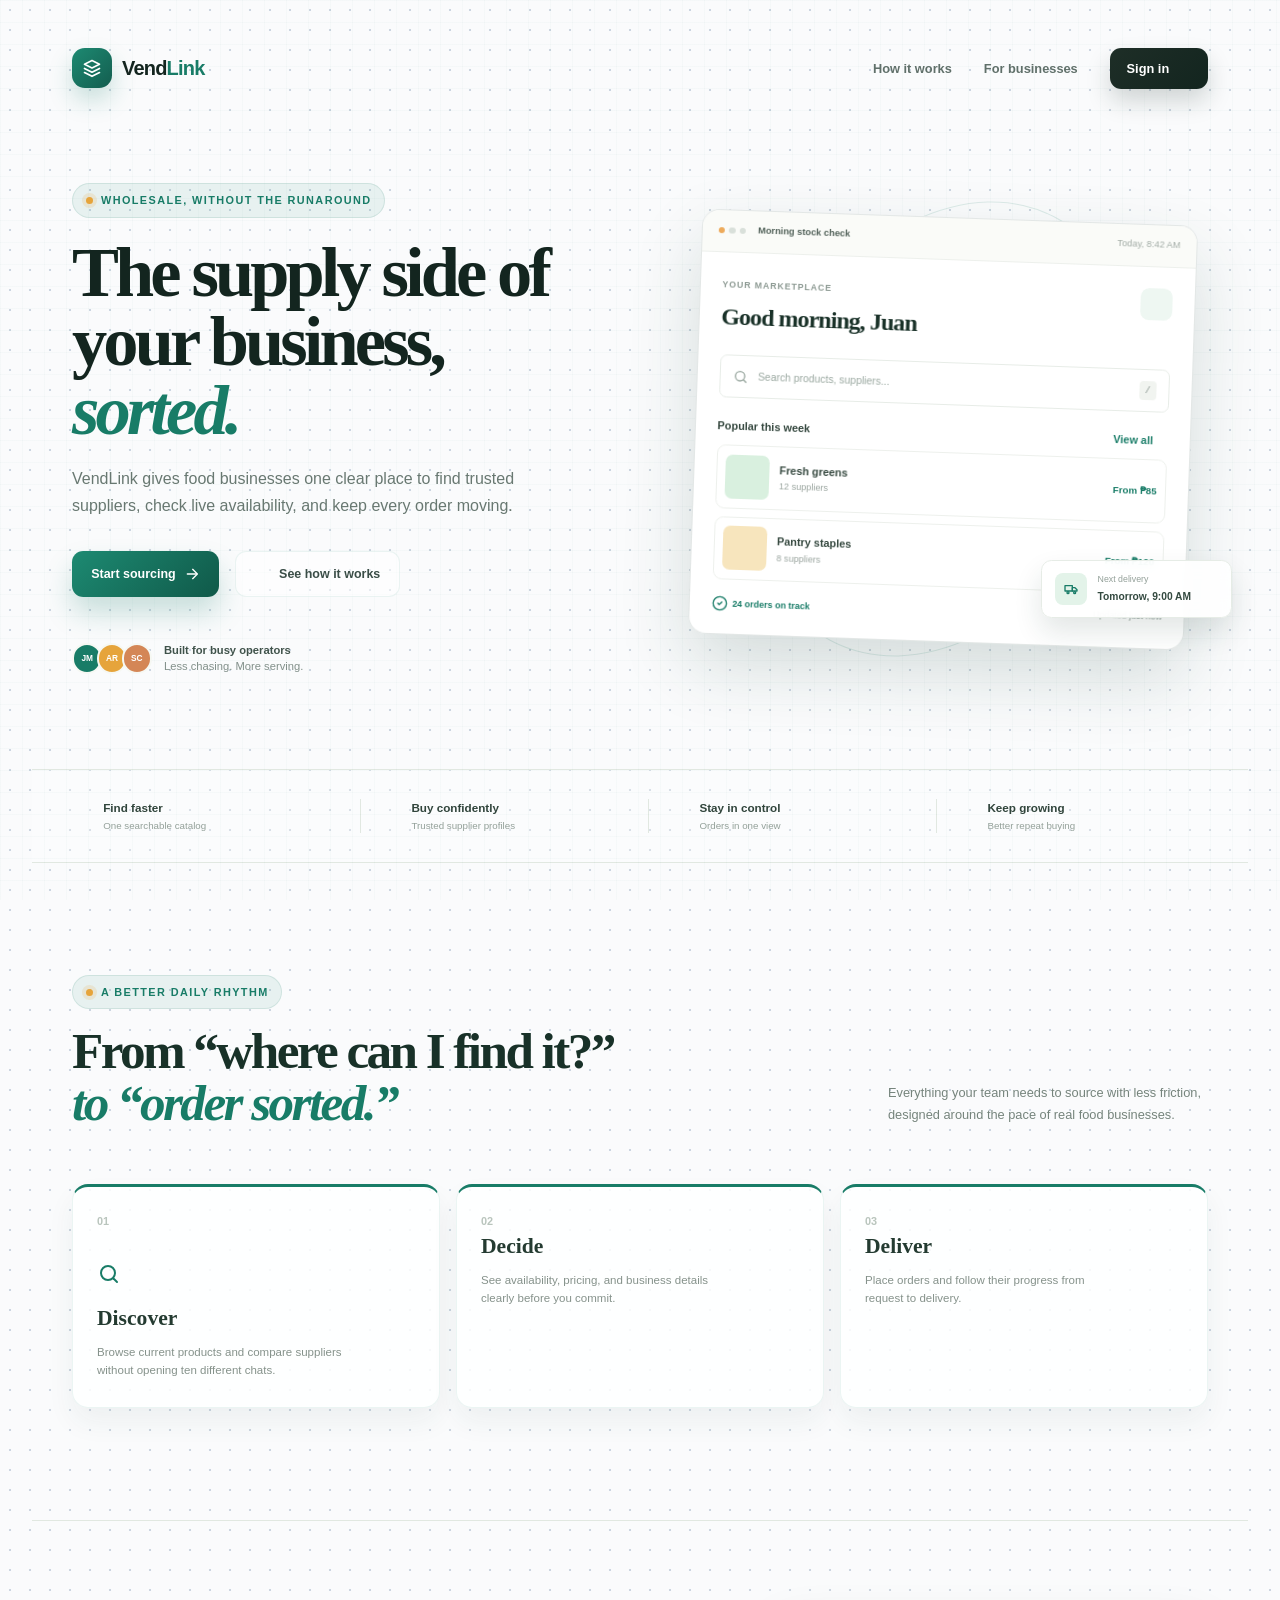
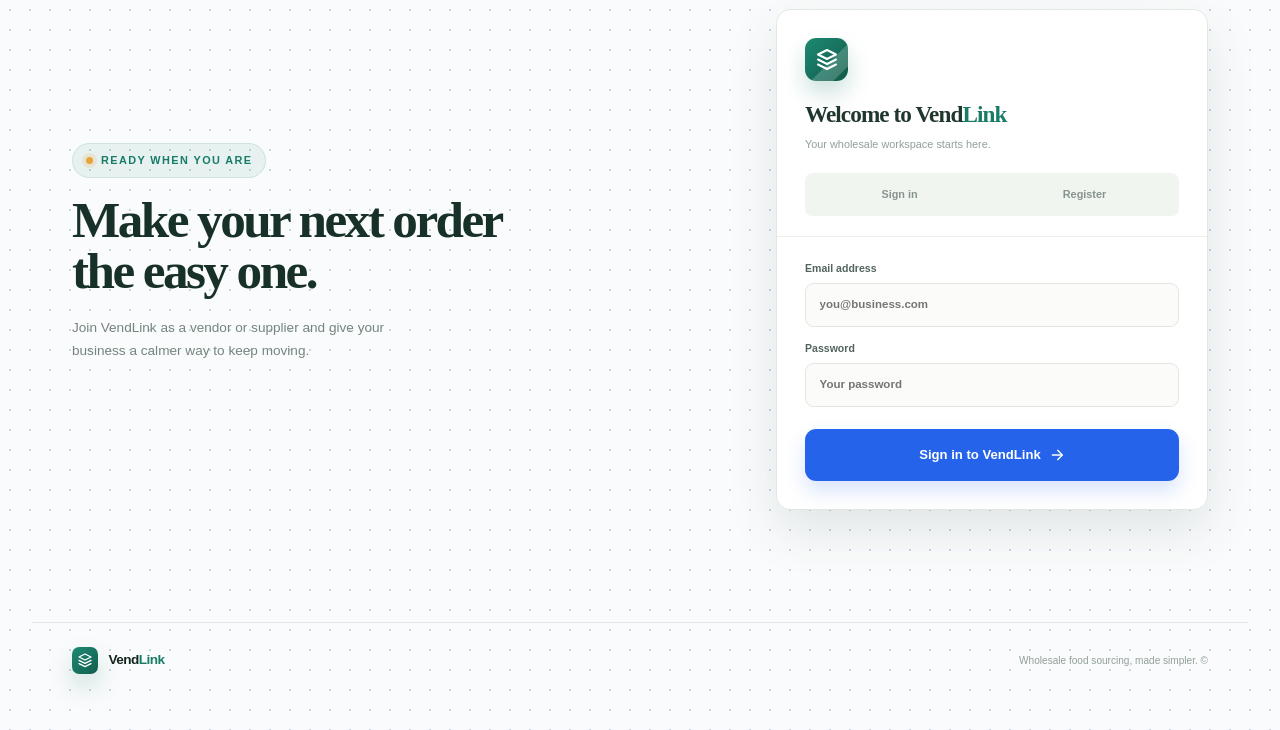
<file: index.html>
<!DOCTYPE html>
<html lang="en">
<head>
  <meta charset="UTF-8">
  <meta name="viewport" content="width=device-width, initial-scale=1.0">
  <title>VendLink | The supply side of your business</title>
  <link rel="stylesheet" href="assets/css/style.css">
  <script src="assets/js/lucide.min.js"></script>
  <script src="assets/js/theme.js"></script>
</head>
<body class="landing-page">
  <header class="landing-nav">
    <a href="index.html" class="landing-brand" aria-label="VendLink home"><span class="landing-brand-mark"><i data-lucide="boxes" class="w-5 h-5"></i></span><span>Vend<span>Link</span></span></a>
    <nav class="landing-nav-links" aria-label="Landing page navigation"><a href="#how-it-works">How it works</a><a href="#for-businesses">For businesses</a><a href="#access" class="landing-nav-cta">Sign in <i data-lucide="arrow-up-right" class="w-4 h-4"></i></a></nav>
  </header>

  <main>
    <section class="landing-hero" id="for-businesses">
      <div class="landing-hero-copy"><div class="landing-eyebrow"><span></span> Wholesale, without the runaround</div><h1>The supply side of your business, <em>sorted.</em></h1><p class="landing-lede">VendLink gives food businesses one clear place to find trusted suppliers, check live availability, and keep every order moving.</p><div class="landing-actions"><a href="#access" class="landing-button landing-button-primary">Start sourcing <i data-lucide="arrow-right" class="w-4 h-4"></i></a><a href="#how-it-works" class="landing-button landing-button-quiet"><i data-lucide="play-circle" class="w-4 h-4"></i> See how it works</a></div><div class="landing-proof"><div class="landing-avatars"><span>JM</span><span>AR</span><span>SC</span></div><span><strong>Built for busy operators</strong><br>Less chasing. More serving.</span></div></div>
      <div class="inventory-scene" aria-label="VendLink marketplace preview"><div class="inventory-orbit inventory-orbit-one"></div><div class="inventory-orbit inventory-orbit-two"></div><div class="inventory-window"><div class="inventory-window-top"><span class="window-dots"><i></i><i></i><i></i></span><span class="window-title">Morning stock check</span><span class="window-date">Today, 8:42 AM</span></div><div class="inventory-window-body"><div class="inventory-heading"><div><small>YOUR MARKETPLACE</small><h2>Good morning, Juan</h2></div><span class="inventory-bell"><i data-lucide="bell" class="w-4 h-4"></i></span></div><div class="inventory-search"><i data-lucide="search" class="w-4 h-4"></i><span>Search products, suppliers...</span><kbd>/</kbd></div><div class="inventory-label-row"><strong>Popular this week</strong><a href="#access">View all <i data-lucide="arrow-up-right" class="w-3 h-3"></i></a></div><div class="inventory-products"><div class="inventory-product"><div class="product-art product-art-greens"><i data-lucide="leaf" class="w-7 h-7"></i></div><div><strong>Fresh greens</strong><small>12 suppliers</small></div><b>From ₱85</b></div><div class="inventory-product"><div class="product-art product-art-grain"><i data-lucide="wheat" class="w-7 h-7"></i></div><div><strong>Pantry staples</strong><small>8 suppliers</small></div><b>From ₱120</b></div></div><div class="inventory-status"><span><i data-lucide="circle-check" class="w-4 h-4"></i> 24 orders on track</span><span>Updated just now</span></div></div></div><div class="inventory-float"><span class="float-icon"><i data-lucide="truck" class="w-4 h-4"></i></span><span><small>Next delivery</small><strong>Tomorrow, 9:00 AM</strong></span><i data-lucide="check" class="w-4 h-4"></i></div></div>
    </section>

    <section class="landing-ribbon" aria-label="VendLink benefits"><div><i data-lucide="scan-search" class="w-5 h-5"></i><span><strong>Find faster</strong><small>One searchable catalog</small></span></div><div><i data-lucide="badge-check" class="w-5 h-5"></i><span><strong>Buy confidently</strong><small>Trusted supplier profiles</small></span></div><div><i data-lucide="route" class="w-5 h-5"></i><span><strong>Stay in control</strong><small>Orders in one view</small></span></div><div><i data-lucide="repeat-2" class="w-5 h-5"></i><span><strong>Keep growing</strong><small>Better repeat buying</small></span></div></section>

    <section class="landing-process" id="how-it-works"><div class="landing-section-heading"><div><span class="landing-eyebrow"><span></span> A better daily rhythm</span><h2>From “where can I find it?”<br><em>to “order sorted.”</em></h2></div><p>Everything your team needs to source with less friction, designed around the pace of real food businesses.</p></div><div class="process-grid"><article><span>01</span><i data-lucide="search"></i><h3>Discover</h3><p>Browse current products and compare suppliers without opening ten different chats.</p></article><article><span>02</span><i data-lucide="sliders-horizontal"></i><h3>Decide</h3><p>See availability, pricing, and business details clearly before you commit.</p></article><article><span>03</span><i data-lucide="package-check"></i><h3>Deliver</h3><p>Place orders and follow their progress from request to delivery.</p></article></div></section>

    <section class="access-section" id="access"><div class="access-intro"><span class="landing-eyebrow"><span></span> Ready when you are</span><h2>Make your next order the easy one.</h2><p>Join VendLink as a vendor or supplier and give your business a calmer way to keep moving.</p></div><div class="auth-card landing-auth-card"><div class="auth-card-header"><div class="auth-logo"><i data-lucide="boxes" class="w-6 h-6"></i></div><h2>Welcome to Vend<span>Link</span></h2><p class="auth-subtitle">Your wholesale workspace starts here.</p><div class="auth-tabs"><button id="tabLogin" onclick="switchTab('login')">Sign in</button><button id="tabSignup" onclick="switchTab('signup')">Register</button></div></div><div class="auth-card-body"><div id="errorBox" role="alert" aria-live="polite" class="error-box hidden"><i data-lucide="alert-circle" class="w-4 h-4"></i><span id="errorMsg"></span></div><form id="loginForm" onsubmit="handleLogin(event)"><label>Email address<input type="email" id="loginEmail" autocomplete="email" required placeholder="you@business.com"></label><label>Password<input type="password" id="loginPassword" autocomplete="current-password" required placeholder="Your password"></label><button type="submit" class="auth-submit">Sign in to VendLink <i data-lucide="arrow-right" class="w-4 h-4"></i></button></form><form id="signupForm" onsubmit="handleSignup(event)" class="hidden"><label>Full name<input type="text" id="regName" autocomplete="name" required placeholder="Juan Dela Cruz"></label><label>Email address<input type="email" id="regEmail" autocomplete="email" required placeholder="you@business.com"></label><label>Password<input type="password" id="regPassword" autocomplete="new-password" minlength="6" required placeholder="Min 6 characters"></label><label>Account role<select id="regRole"><option value="vendor">Vendor (Food Stand / Restaurant)</option><option value="supplier">Supplier (Distributor / Producer)</option></select></label><label>Business name<input type="text" id="regBusiness" autocomplete="organization" placeholder="Fresh Harvest Mart"></label><button type="submit" class="auth-submit">Create your account <i data-lucide="arrow-right" class="w-4 h-4"></i></button></form></div></div></section>
  </main>
  <footer class="landing-footer"><span class="landing-brand"><span class="landing-brand-mark"><i data-lucide="boxes" class="w-4 h-4"></i></span><span>Vend<span>Link</span></span></span><span>Wholesale food sourcing, made simpler. &copy; <?= date('Y') ?></span></footer>

  <script src="assets/js/layout.js"></script>
  <script src="assets/js/api.js"></script><script>
    lucide.createIcons();
    function switchTab(tab) { document.getElementById('loginForm').classList.toggle('hidden', tab !== 'login'); document.getElementById('signupForm').classList.toggle('hidden', tab !== 'signup'); document.getElementById('tabLogin').classList.toggle('active', tab === 'login'); document.getElementById('tabSignup').classList.toggle('active', tab === 'signup'); document.getElementById('errorBox').classList.add('hidden'); }
    async function handleLogin(e) { e.preventDefault(); try { const res = await API.post('api/auth.php?action=login', { email: document.getElementById('loginEmail').value, password: document.getElementById('loginPassword').value }); window.location.href = res.redirect; } catch (err) { showError(err.message); } }
    async function handleSignup(e) { e.preventDefault(); try { const res = await API.post('api/auth.php?action=signup', { name: document.getElementById('regName').value, email: document.getElementById('regEmail').value, password: document.getElementById('regPassword').value, role: document.getElementById('regRole').value, businessName: document.getElementById('regBusiness').value }); window.location.href = res.redirect; } catch (err) { showError(err.message); } }
    function showError(message) { document.getElementById('errorMsg').textContent = message; document.getElementById('errorBox').classList.remove('hidden'); lucide.createIcons(); }
  </script>
</body>
</html>
</file>
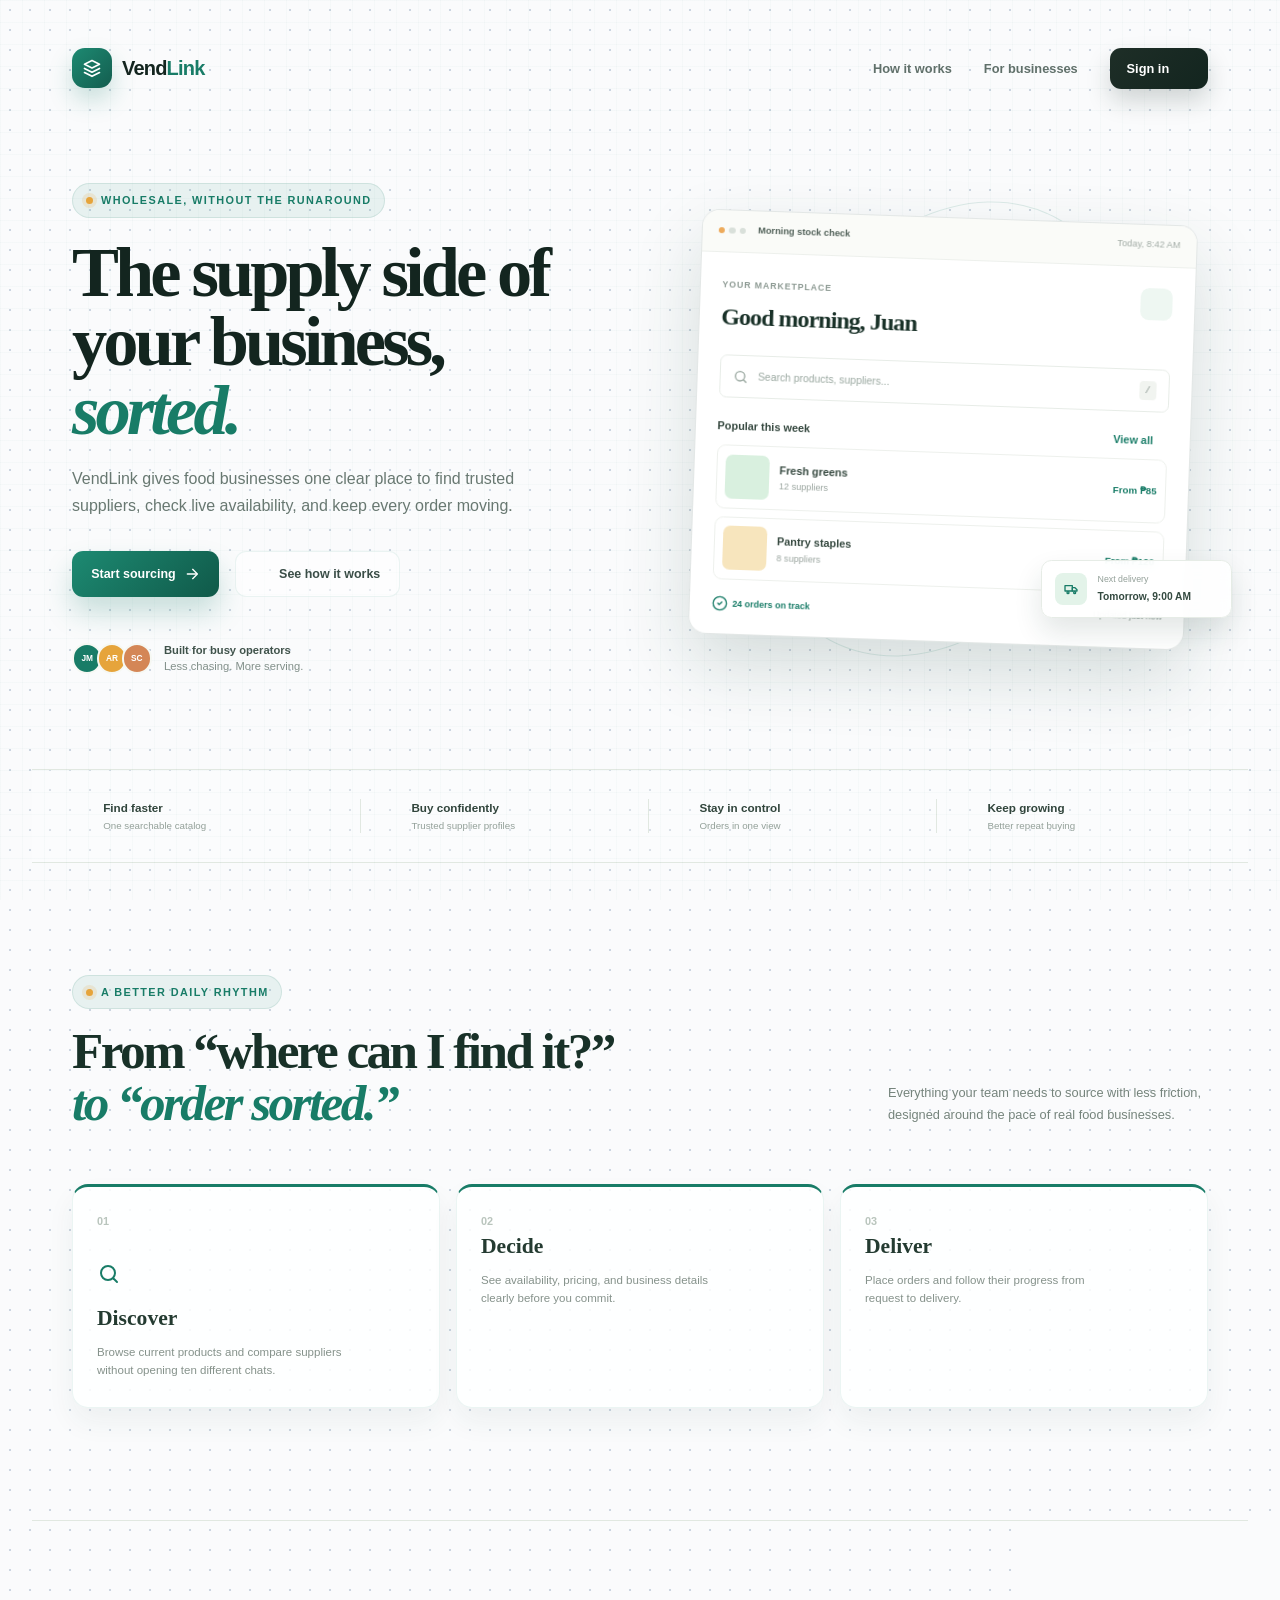
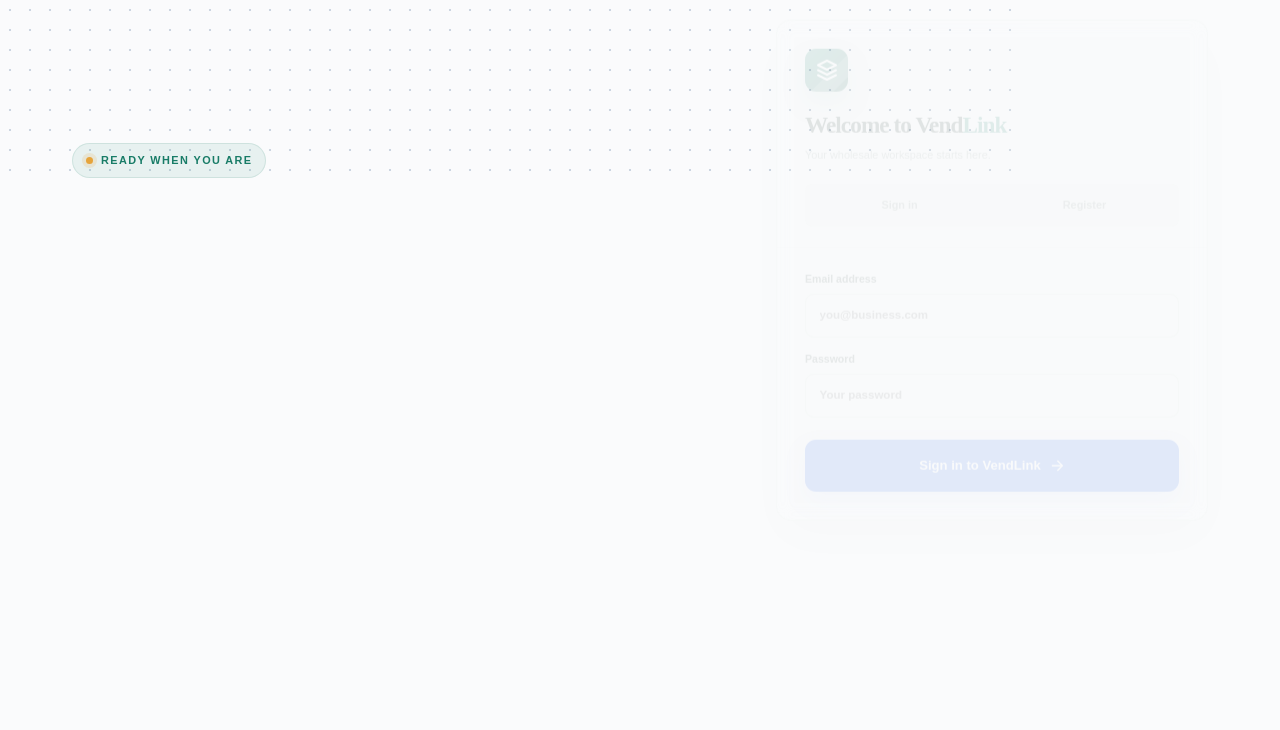
<file: admin.html>
<!DOCTYPE html>
<html lang="en">
<head>
  <meta charset="UTF-8">
  <meta name="viewport" content="width=device-width, initial-scale=1.0">
  <title>Admin Panel - VendLink</title>
  <link rel="stylesheet" href="assets/css/style.css">
  <script src="assets/js/lucide.min.js"></script>
</head>
<body class="role-admin min-h-screen bg-slate-50 text-slate-900 font-sans antialiased">
  <div data-site-header></div>

  <main class="page-shell max-w-7xl mx-auto px-4 sm:px-6 lg:px-8 py-8">
    <div class="flex flex-col sm:flex-row sm:items-center justify-between gap-4 mb-8">
      <div>
        <h1 class="text-2xl font-black text-slate-900 tracking-tight flex items-center gap-2.5">
          <div class="w-8 h-8 rounded-xl bg-blue-50 text-blue-600 flex items-center justify-center">
            <i data-lucide="shield-check" class="w-4 h-4"></i>
          </div>
          System Administration
        </h1>
        <p class="text-sm text-slate-500 mt-1">Platform overview, user authorization, and marketplace volume.</p>
      </div>
    </div>

    <!-- KPI Cards -->
    <div class="grid grid-cols-1 sm:grid-cols-3 gap-5 mb-8">
      <div class="bg-white p-5 rounded-2xl border border-slate-200/80 shadow-sm flex items-center gap-4">
        <div class="w-12 h-12 rounded-xl bg-blue-50 text-blue-600 flex items-center justify-center font-bold">
          <i data-lucide="users" class="w-6 h-6"></i>
        </div>
        <div>
          <div class="text-xs text-slate-400 font-semibold uppercase tracking-wider">Registered Users</div>
          <div id="adminUserCount" class="text-2xl font-black text-slate-900 mt-0.5">0</div>
        </div>
      </div>

      <div class="bg-white p-5 rounded-2xl border border-slate-200/80 shadow-sm flex items-center gap-4">
        <div class="w-12 h-12 rounded-xl bg-emerald-50 text-emerald-600 flex items-center justify-center font-bold">
          <i data-lucide="boxes" class="w-6 h-6"></i>
        </div>
        <div>
          <div class="text-xs text-slate-400 font-semibold uppercase tracking-wider">Active Products</div>
          <div id="adminProductCount" class="text-2xl font-black text-slate-900 mt-0.5">0</div>
        </div>
      </div>

      <div class="bg-white p-5 rounded-2xl border border-slate-200/80 shadow-sm flex items-center gap-4">
        <div class="w-12 h-12 rounded-xl bg-amber-50 text-amber-600 flex items-center justify-center font-bold">
          <i data-lucide="receipt" class="w-6 h-6"></i>
        </div>
        <div>
          <div class="text-xs text-slate-400 font-semibold uppercase tracking-wider">Platform Volume</div>
          <div id="adminOrderTotal" class="text-2xl font-black text-slate-900 mt-0.5">₱0.00</div>
        </div>
      </div>
    </div>

    <section class="admin-background-card bg-white rounded-2xl border border-slate-200/80 shadow-sm p-5 mb-8" aria-labelledby="backgroundSettingsTitle">
      <div class="flex flex-col sm:flex-row sm:items-center justify-between gap-4">
        <div>
          <h2 id="backgroundSettingsTitle" class="text-base font-bold text-slate-900 flex items-center gap-2"><i data-lucide="paintbrush" class="w-4 h-4 text-amber-600"></i> Shared Background</h2>
          <p class="text-sm text-slate-500 mt-1">Choose the background that everyone sees across VendLink.</p>
        </div>
        <div class="flex items-center gap-3">
          <select id="backgroundPreset" class="w-full sm:w-52">
            <option value="default">Cloud Grid</option>
            <option value="ocean">Ocean Blue</option>
            <option value="meadow">Fresh Meadow</option>
            <option value="sunset">Warm Sunset</option>
          </select>
          <button id="saveBackgroundButton" type="button" class="btn-primary px-4 py-2 rounded-lg font-bold text-sm whitespace-nowrap">Save Background</button>
        </div>
      </div>
      <p id="backgroundSaveState" class="hidden text-sm font-semibold mt-3" role="status"></p>
    </section>

    <!-- User Management Table -->
    <div class="bg-white rounded-2xl border border-slate-200/80 shadow-sm overflow-hidden">
      <div class="p-5 border-b border-slate-100 flex items-center justify-between">
        <h2 class="text-base font-bold text-slate-900">User Authorization & Accounts</h2>
        <span id="adminAccountCount" class="text-xs text-slate-400 font-medium">0 accounts registered</span>
      </div>

      <div class="overflow-x-auto">
        <table class="w-full text-left border-collapse">
          <thead>
            <tr class="bg-slate-50/75 border-b border-slate-200/80 text-[11px] uppercase tracking-wider text-slate-500 font-bold">
              <th class="py-3.5 px-6">Name / Business</th>
              <th class="py-3.5 px-6">Email</th>
              <th class="py-3.5 px-6">Role</th>
              <th class="py-3.5 px-6">Status</th>
              <th class="py-3.5 px-6">Registered</th>
            </tr>
          </thead>
          <tbody id="adminUsersBody" class="divide-y divide-slate-100 text-sm">
            <tr><td colspan="5" class="py-8 text-center text-slate-400">Loading users...</td></tr>
          </tbody>
        </table>
      </div>
    </div>
  </main>

  <div data-site-footer></div>

  <script src="assets/js/layout.js"></script>
  <script src="assets/js/api.js"></script>
  <script src="assets/js/admin.js"></script>
  <script>
    lucide.createIcons();
    const backgroundPreset = document.getElementById('backgroundPreset');
    const backgroundSaveState = document.getElementById('backgroundSaveState');
    API.get('api/settings.php').then(settings => {
      backgroundPreset.value = settings.siteBackground || 'default';
    }).catch(() => {});
    document.getElementById('saveBackgroundButton').addEventListener('click', async () => {
      const button = document.getElementById('saveBackgroundButton');
      button.disabled = true;
      backgroundSaveState.className = 'text-sm font-semibold mt-3 text-slate-500';
      backgroundSaveState.textContent = 'Saving background...';
      try {
        await API.put('api/settings.php', { siteBackground: backgroundPreset.value });
        document.body.dataset.siteBackground = backgroundPreset.value;
        backgroundSaveState.className = 'text-sm font-semibold mt-3 text-emerald-700';
        backgroundSaveState.textContent = 'Background updated for all users.';
      } catch (err) {
        backgroundSaveState.className = 'text-sm font-semibold mt-3 text-red-700';
        backgroundSaveState.textContent = err.message || 'Unable to save background.';
      } finally {
        button.disabled = false;
      }
    });
  </script>
</body>
</html>
</file>
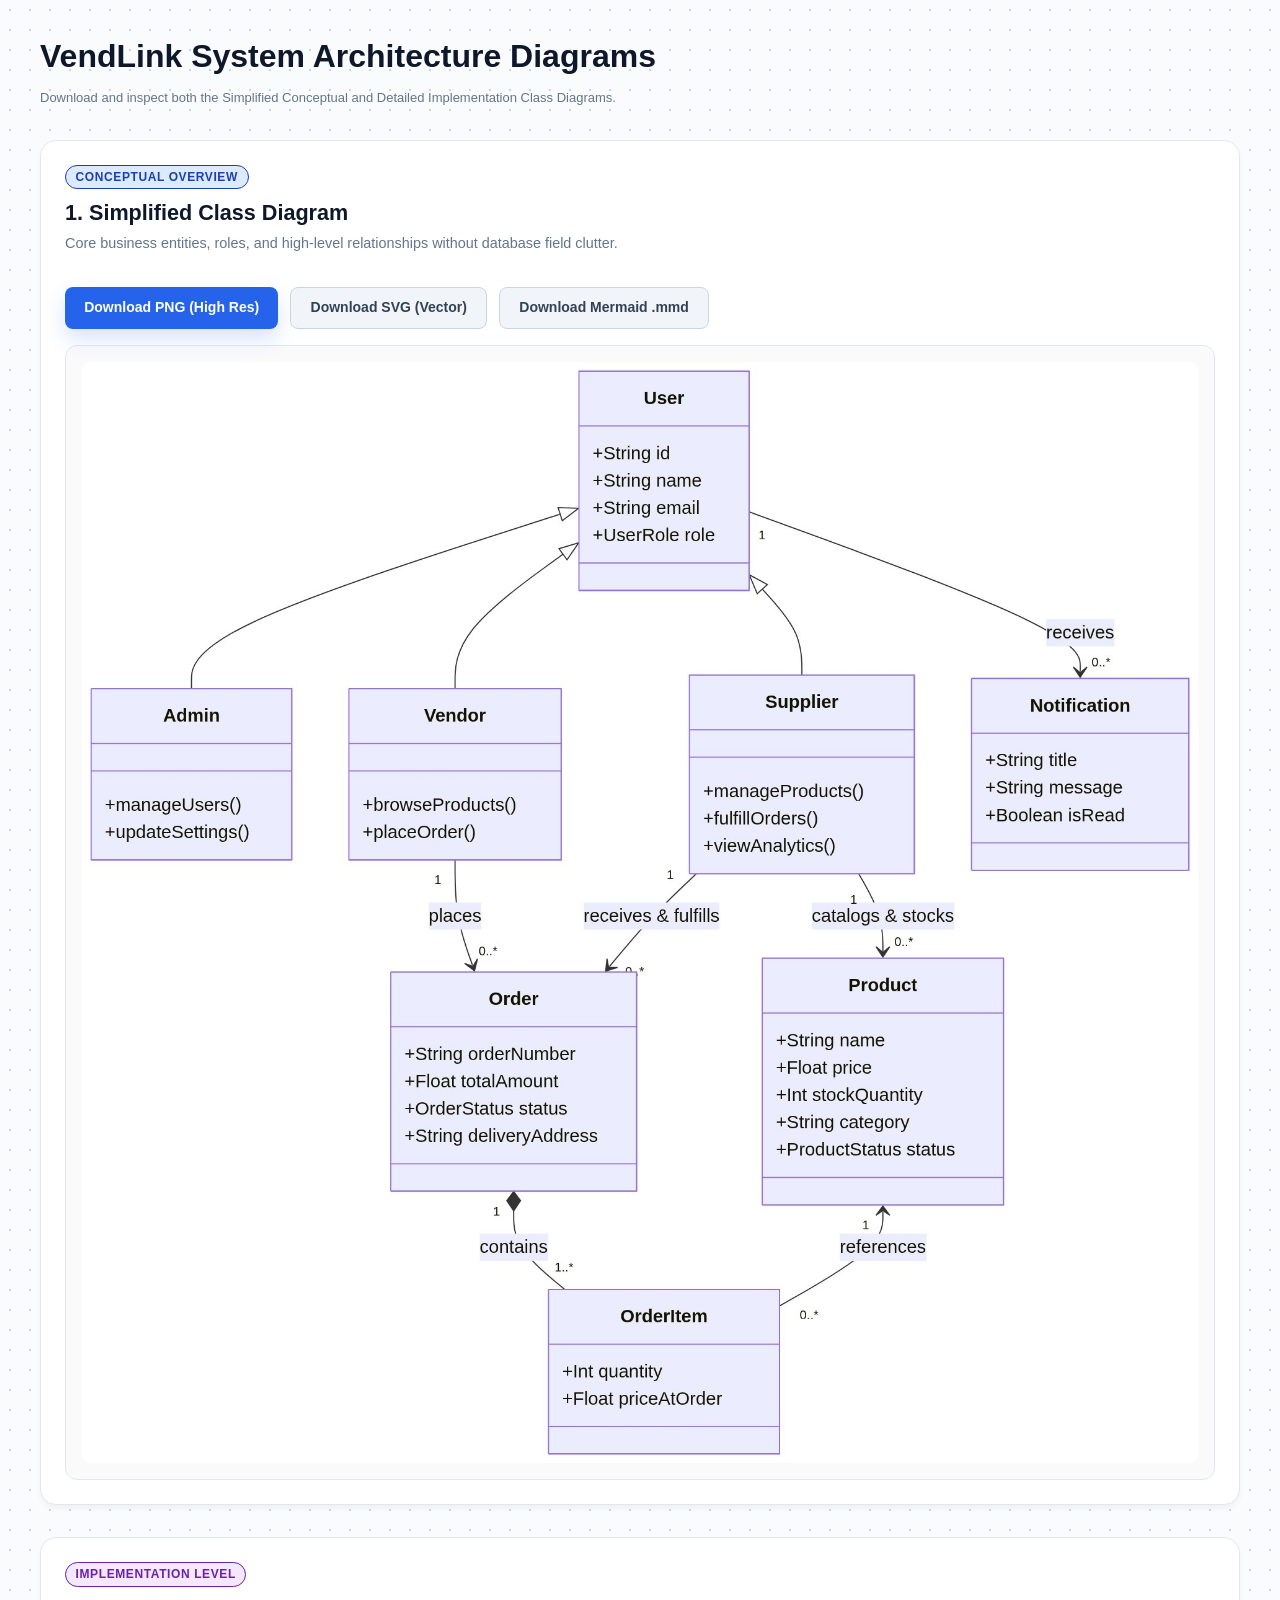
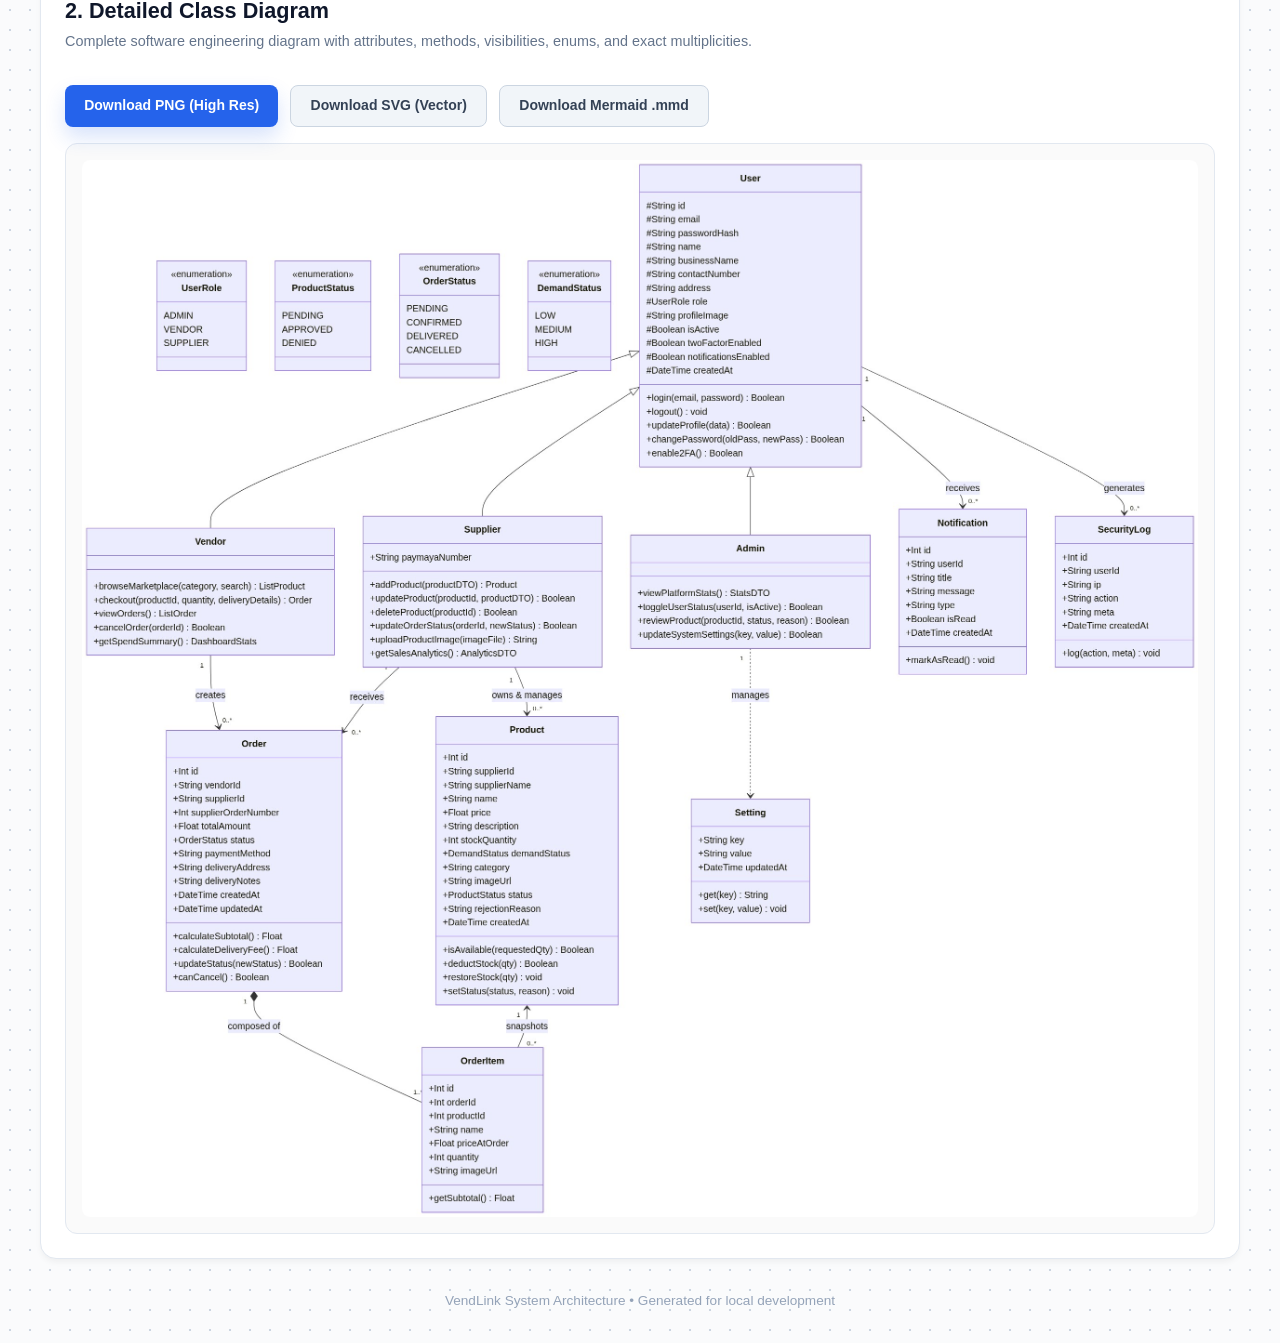
<file: diagrams.html>
<!DOCTYPE html>
<html lang="en">
<head>
  <meta charset="UTF-8">
  <meta name="viewport" content="width=device-width, initial-scale=1.0">
  <title>VendLink - Class Diagrams</title>
  <link rel="stylesheet" href="assets/css/style.css">
</head>
<body class="diagram-page">
  <div class="diagram-container">
    <header class="diagram-header">
      <h1>VendLink System Architecture Diagrams</h1>
      <p>Download and inspect both the Simplified Conceptual and Detailed Implementation Class Diagrams.</p>
    </header>

    <!-- Diagram 1: Simplified -->
    <div class="diagram-card">
      <div class="diagram-card-header">
        <div>
          <span class="badge badge-blue">Conceptual Overview</span>
          <h2>1. Simplified Class Diagram</h2>
          <p>Core business entities, roles, and high-level relationships without database field clutter.</p>
        </div>
        <div class="btn-group">
          <a href="diagrams/simplified-class-diagram.png" download="vendlink-simplified-class-diagram.png" class="btn btn-primary">
            Download PNG (High Res)
          </a>
          <a href="diagrams/simplified-class-diagram.svg" download="vendlink-simplified-class-diagram.svg" class="btn btn-secondary">
            Download SVG (Vector)
          </a>
          <a href="diagrams/simplified-class-diagram.mmd" download="vendlink-simplified-class-diagram.mmd" class="btn btn-secondary">
            Download Mermaid .mmd
          </a>
        </div>
      </div>

      <div class="diagram-preview">
        <a href="diagrams/simplified-class-diagram.svg" target="_blank" title="Click to view full SVG">
          <img src="diagrams/simplified-class-diagram.png" alt="VendLink Simplified Class Diagram">
        </a>
      </div>
    </div>

    <!-- Diagram 2: Detailed -->
    <div class="diagram-card">
      <div class="diagram-card-header">
        <div>
          <span class="badge badge-purple">Implementation Level</span>
          <h2>2. Detailed Class Diagram</h2>
          <p>Complete software engineering diagram with attributes, methods, visibilities, enums, and exact multiplicities.</p>
        </div>
        <div class="btn-group">
          <a href="diagrams/detailed-class-diagram.png" download="vendlink-detailed-class-diagram.png" class="btn btn-primary">
            Download PNG (High Res)
          </a>
          <a href="diagrams/detailed-class-diagram.svg" download="vendlink-detailed-class-diagram.svg" class="btn btn-secondary">
            Download SVG (Vector)
          </a>
          <a href="diagrams/detailed-class-diagram.mmd" download="vendlink-detailed-class-diagram.mmd" class="btn btn-secondary">
            Download Mermaid .mmd
          </a>
        </div>
      </div>

      <div class="diagram-preview">
        <a href="diagrams/detailed-class-diagram.svg" target="_blank" title="Click to view full SVG">
          <img src="diagrams/detailed-class-diagram.png" alt="VendLink Detailed Class Diagram">
        </a>
      </div>
    </div>

    <footer class="diagram-footer">
      VendLink System Architecture &bull; Generated for local development
    </footer>
  </div>
</body>
</html>
</file>
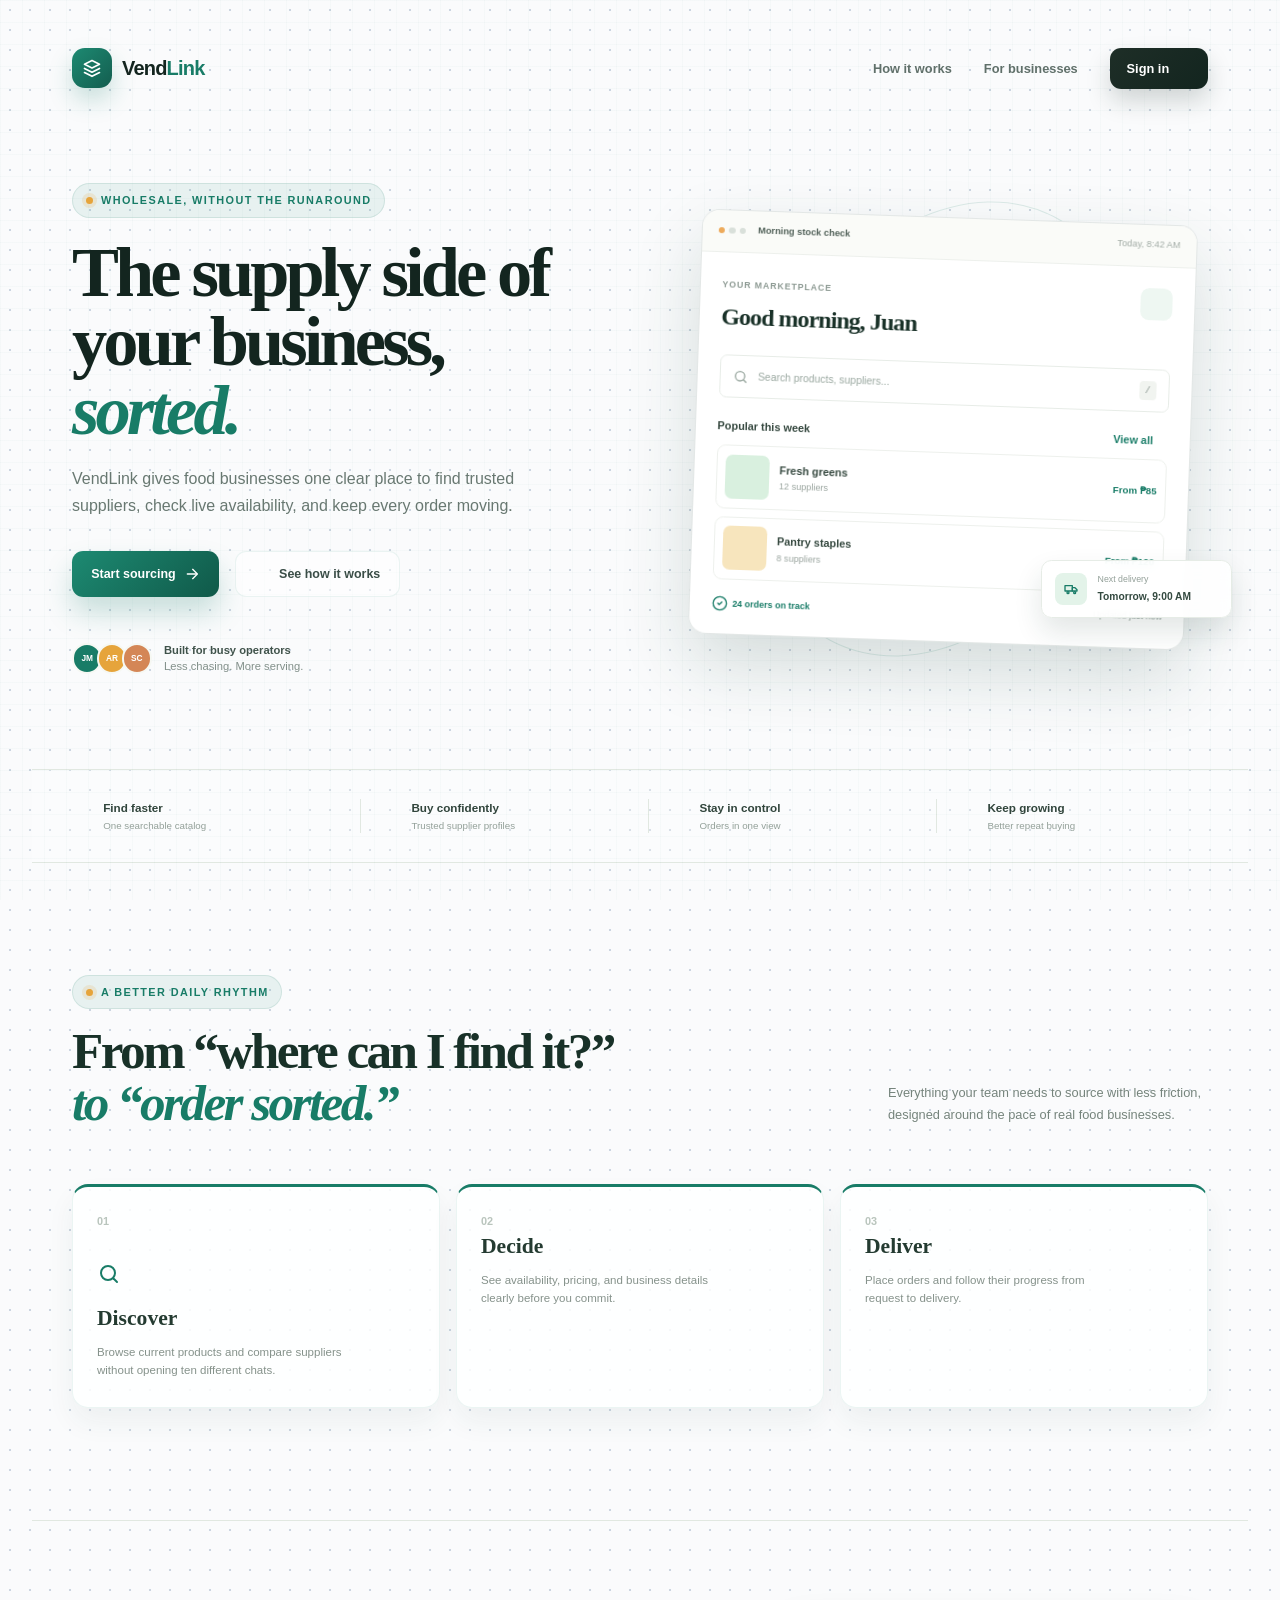
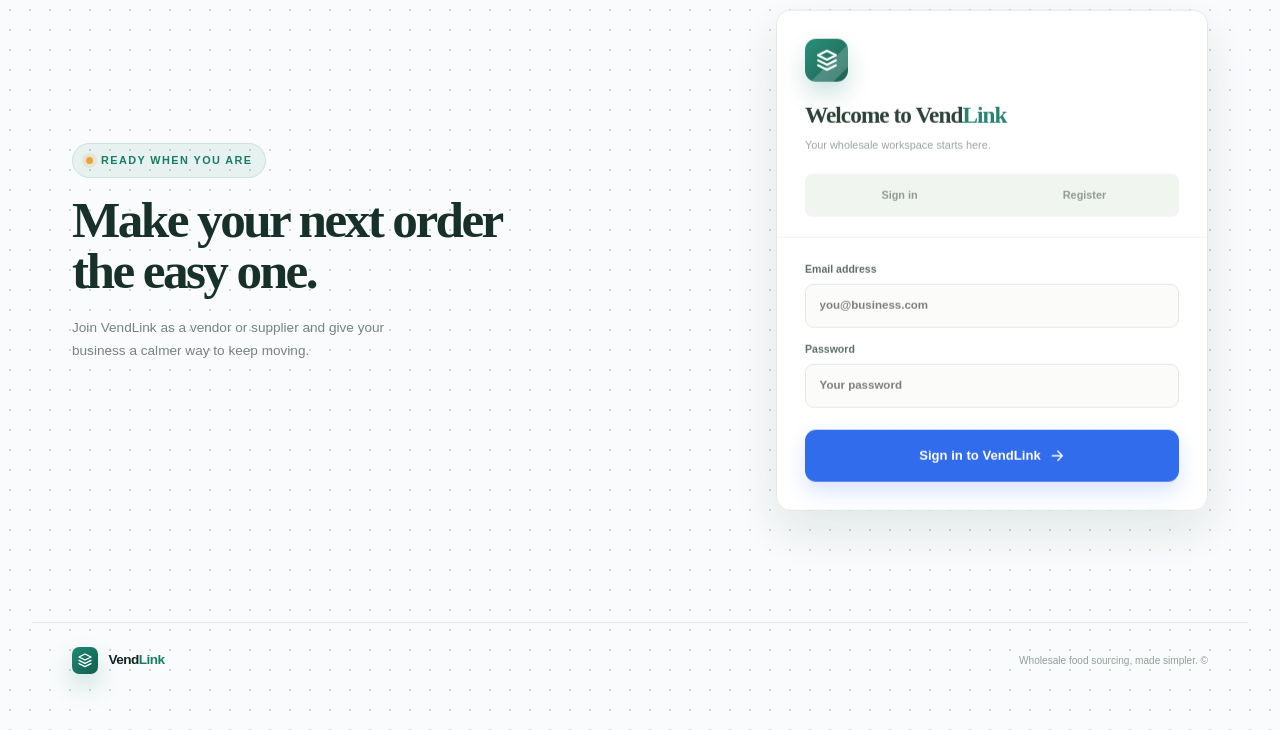
<file: marketplace.html>
<!DOCTYPE html>
<html lang="en">
<head>
  <meta charset="UTF-8">
  <meta name="viewport" content="width=device-width, initial-scale=1.0">
  <title>Supplies Marketplace - VendLink</title>
  <link rel="stylesheet" href="assets/css/style.css">
  <script src="assets/js/lucide.min.js"></script>
</head>
<body class="min-h-screen bg-slate-50 text-slate-900 font-sans antialiased">
  <div data-site-header></div>

  <main class="page-shell max-w-7xl mx-auto px-4 sm:px-6 lg:px-8 py-8 space-y-8">
    
    <!-- Vendor Purchasing Activity Overview (Visible for Vendors) -->
    
    <section data-role-only="vendor" class="marketplace-overview bg-white rounded-2xl border border-slate-200/80 shadow-sm p-6 space-y-5" aria-labelledby="marketplaceOverviewTitle">
      <div class="flex flex-col md:flex-row md:items-center justify-between gap-3">
        <div>
          <span class="text-[10px] font-extrabold uppercase tracking-wider px-2.5 py-0.5 rounded-md bg-blue-100 text-blue-700">Vendor Activity</span>
          <h2 id="marketplaceOverviewTitle" class="text-xl font-black text-slate-900 mt-1"> Overview</h2>
          <p class="text-xs text-slate-500 mt-0.5">Real-time status of wholesale orders and spending across suppliers.</p>
        </div>
        <div class="flex items-center gap-2">
          <a href="vendor.html#procurement" class="px-3 py-1.5 rounded-xl border border-slate-200 text-slate-700 hover:bg-slate-50 text-xs font-bold transition flex items-center gap-1">
            <i data-lucide="pie-chart" class="w-3.5 h-3.5 text-blue-600"></i>
            <span>Sourcing Breakdown</span>
          </a>
          <a href="orders.html" class="px-3 py-1.5 rounded-xl bg-blue-600 hover:bg-blue-700 text-white text-xs font-bold shadow-sm transition flex items-center gap-1">
            <i data-lucide="shopping-bag" class="w-3.5 h-3.5"></i>
            <span>Track Orders</span>
          </a>
        </div>
      </div>

      <div class="grid grid-cols-1 sm:grid-cols-3 gap-4 pt-1">
        <div class="bg-slate-50/80 p-4 rounded-xl border border-slate-100 flex items-center gap-3">
          <div class="w-10 h-10 rounded-lg bg-blue-100 text-blue-700 flex items-center justify-center shrink-0">
            <i data-lucide="shopping-bag" class="w-5 h-5"></i>
          </div>
          <div>
            <div class="text-[10px] text-slate-400 font-bold uppercase tracking-wider">Total Orders</div>
            <div id="marketplaceTotalOrders" class="text-xl font-black text-slate-900 mt-0.5">0</div>
          </div>
        </div>

        <div class="bg-slate-50/80 p-4 rounded-xl border border-slate-100 flex items-center gap-3">
          <div class="w-10 h-10 rounded-lg bg-amber-100 text-amber-700 flex items-center justify-center shrink-0">
            <i data-lucide="clock" class="w-5 h-5"></i>
          </div>
          <div>
            <div class="text-[10px] text-slate-400 font-bold uppercase tracking-wider">Pending Orders</div>
            <div id="marketplacePendingOrders" class="text-xl font-black text-amber-600 mt-0.5">0</div>
          </div>
        </div>

        <div class="bg-slate-50/80 p-4 rounded-xl border border-slate-100 flex items-center gap-3">
          <div class="w-10 h-10 rounded-lg bg-emerald-100 text-emerald-700 flex items-center justify-center shrink-0">
            <i data-lucide="receipt" class="w-5 h-5"></i>
          </div>
          <div>
            <div class="text-[10px] text-slate-400 font-bold uppercase tracking-wider">Total Spend</div>
            <div id="marketplaceTotalSpend" class="text-xl font-black text-slate-900 mt-0.5">₱0.00</div>
          </div>
        </div>
      </div>
    </section>
    

    <!-- Marketplace Header & Discovery Tools -->
    <div class="space-y-4">
      <div class="flex flex-col sm:flex-row sm:items-center justify-between gap-4">
        <div>
          <h1 class="text-2xl font-black text-slate-900 tracking-tight flex items-center gap-2.5">
            <div class="w-9 h-9 rounded-xl bg-blue-50 text-blue-600 flex items-center justify-center shadow-sm">
              <i data-lucide="store" class="w-5 h-5"></i>
            </div>
            Wholesale Supplies Marketplace
          </h1>
          <p class="text-sm text-slate-500 mt-1">Browse and order fresh produce, grains, poultry, and kitchen essentials directly from verified producers.</p>
        </div>

        <div class="flex items-center gap-2">
          <span class="text-xs font-bold px-3 py-1.5 rounded-xl bg-emerald-50 text-emerald-700 border border-emerald-200 flex items-center gap-1.5">
            <i data-lucide="shield-check" class="w-3.5 h-3.5"></i> Verified Food Distributors
          </span>
        </div>
      </div>

      <!-- Search & Filters Container -->
      <div class="bg-white p-4 rounded-2xl border border-slate-200/80 shadow-sm space-y-4">
        <div class="flex flex-col md:flex-row items-stretch md:items-center justify-between gap-3">
          <!-- Search Input -->
          <div class="relative flex-1">
            <i data-lucide="search" class="w-4 h-4 text-slate-400 absolute left-3.5 top-3"></i>
            <input type="text" id="searchInput" placeholder="Search rice, eggs, poultry, onions, oil, supplier..."
              class="w-full pl-10 pr-4 py-2 bg-slate-50 border border-slate-200 rounded-xl text-sm focus:outline-none focus:bg-white focus:ring-2 focus:ring-blue-600/20 focus:border-blue-600 transition">
          </div>

          <!-- Sort Dropdown -->
          <div class="flex items-center gap-2">
            <span class="text-xs font-bold text-slate-400 uppercase tracking-wider shrink-0">Sort By:</span>
            <select id="sortSelect" class="px-3 py-2 bg-slate-50 border border-slate-200 rounded-xl text-xs font-bold text-slate-700 focus:outline-none focus:bg-white">
              <option value="featured">Featured Supplies</option>
              <option value="price-asc">Price: Low to High</option>
              <option value="price-desc">Price: High to Low</option>
              <option value="stock-desc">Highest Stock</option>
            </select>
          </div>
        </div>

        <!-- Interactive Category Filter Pills -->
        <div class="flex items-center gap-2 overflow-x-auto pb-1" id="categoryPills">
          <!-- Populated via JS -->
        </div>
      </div>
    </div>

    <!-- Product Grid Header -->
    <div class="flex items-center justify-between">
      <h2 class="text-base font-black text-slate-900 flex items-center gap-2">
        <span>Available Catalog</span>
        <span id="marketProductCount" class="text-xs font-bold px-2 py-0.5 rounded-lg bg-blue-50 text-blue-700">0 products</span>
      </h2>
    </div>

    <!-- Product Grid -->
    <div id="productGrid" class="grid grid-cols-1 sm:grid-cols-2 lg:grid-cols-3 xl:grid-cols-4 gap-6">
      <div class="col-span-full py-16 text-center text-slate-400">Loading marketplace supplies...</div>
    </div>

    <!-- Purchasing Insights Footer Section -->
    
    <section data-role-only="vendor" class="bg-white rounded-2xl border border-slate-200/80 shadow-sm p-6" aria-labelledby="marketplaceSummaryTitle">
      <div class="flex items-center justify-between gap-3 mb-4">
        <div>
          <p class="text-[10px] font-extrabold uppercase tracking-wider text-blue-600">Procurement Metrics</p>
          <h2 id="marketplaceSummaryTitle" class="text-base font-black text-slate-900 mt-0.5">Purchasing Insights & Volume</h2>
        </div>
        <div class="flex items-center gap-3">
          <button id="exportAnalyticsButton" type="button" class="text-xs font-bold text-emerald-700 hover:text-emerald-800 inline-flex items-center gap-1">
            <i data-lucide="download" class="w-3.5 h-3.5"></i><span>Export to Excel</span>
          </button>
          <a href="vendor.html#procurement" class="text-xs font-bold text-blue-600 hover:underline flex items-center gap-1">
            <span>Full Report</span>
            <i data-lucide="chevron-right" class="w-3.5 h-3.5"></i>
          </a>
        </div>
      </div>
      <div id="marketplaceSummaryGrid" class="grid grid-cols-1 sm:grid-cols-2 lg:grid-cols-4 gap-4">
        <div class="col-span-full text-center text-slate-400 text-xs py-4">Loading your purchasing metrics...</div>
      </div>
    </section>
    

  </main>

  <div data-site-footer></div>

  <!-- Instant Checkout Modal for In-Page Ordering -->
  
  <div id="checkoutModal" class="fixed inset-0 z-50 flex items-center justify-center bg-slate-900/60 backdrop-blur-sm p-4 hidden" role="dialog" aria-modal="true">
    <div class="checkout-modal-panel bg-white rounded-2xl max-w-lg w-full p-6 sm:p-8 shadow-2xl border border-slate-100 max-h-[90vh] overflow-y-auto">
      <div class="flex items-start justify-between gap-4 mb-5">
        <div>
          <span class="inline-flex items-center gap-1 px-2.5 py-0.5 rounded-full text-[10px] font-extrabold uppercase tracking-wider bg-blue-100 text-blue-700">
            <i data-lucide="zap" class="w-3 h-3"></i> Instant Wholesale Order
          </span>
          <h3 id="modalProdName" class="text-lg font-black text-slate-900 mt-1.5"></h3>
          <p class="text-xs text-slate-500 mt-0.5">Supplied by <span id="modalSupplierName" class="font-bold text-slate-700"></span></p>
        </div>
        <button type="button" onclick="closeCheckoutModal()" class="p-2 text-slate-400 hover:text-slate-700 hover:bg-slate-100 rounded-xl transition">
          <i data-lucide="x" class="w-5 h-5"></i>
        </button>
      </div>

      <div class="flex items-center gap-4 p-4 rounded-xl bg-slate-50 border border-slate-200/70 mb-5">
        <div class="w-16 h-16 rounded-xl bg-white overflow-hidden flex items-center justify-center shrink-0 border border-slate-200 shadow-sm">
          <img id="modalProductImage" src="" alt="" class="w-full h-full object-cover hidden">
          <i id="modalProductPlaceholder" data-lucide="package" class="w-7 h-7 text-slate-300"></i>
        </div>
        <div class="min-w-0 flex-1">
          <span id="modalCategory" class="inline-flex px-2 py-0.5 text-[10px] font-bold uppercase tracking-wider rounded-md bg-blue-100 text-blue-700"></span>
          <div class="flex items-baseline justify-between gap-2 mt-1">
            <div class="text-base font-black text-slate-900" id="modalUnitPrice">₱0.00</div>
            <div id="modalStock" class="text-xs font-bold text-emerald-600"></div>
          </div>
        </div>
      </div>

      <form onsubmit="handleCheckoutSubmit(event)" class="space-y-5">
        <input type="hidden" id="modalProdId">
        <input type="hidden" id="modalRawPrice">
        <input type="hidden" id="modalStockQuantity">
        <div id="variantSelector" class="hidden p-3.5 rounded-xl border border-blue-200 bg-blue-50/60">
          <label for="modalVariant" class="block text-xs font-bold text-slate-700 mb-1.5">Choose a variant <span class="text-red-500">*</span></label>
          <select id="modalVariant" class="w-full px-3 py-2.5 bg-white border border-slate-200 rounded-xl text-sm font-semibold text-slate-700" onchange="selectCheckoutVariant(this.value)"></select>
          <p id="variantSelectionError" class="hidden text-xs text-red-600 font-bold mt-1.5">Please select a variant.</p>
        </div>

        <div>
          <label for="modalQuantity" class="block text-xs font-bold text-slate-700 mb-1.5">1. Order Quantity</label>
          <div class="flex items-center gap-2">
            <button type="button" onclick="updateQuantity(-1)" class="w-11 h-11 border border-slate-200 rounded-xl text-slate-600 hover:bg-slate-50 font-black text-lg transition">-</button>
            <input type="number" id="modalQuantity" min="1" value="1" required oninput="calculateTotal()"
              class="w-full h-11 text-center bg-slate-50 border border-slate-200 rounded-xl text-sm font-black text-slate-900 focus:bg-white focus:outline-none focus:ring-2 focus:ring-blue-600/20 focus:border-blue-600">
            <button type="button" onclick="updateQuantity(1)" class="w-11 h-11 bg-blue-600 text-white rounded-xl hover:bg-blue-700 font-black text-lg shadow-sm transition">+</button>
          </div>
          <div class="flex items-center justify-between text-xs mt-1.5">
            <span class="text-slate-400">Available: <strong id="modalStockHelper" class="text-slate-700">0 units</strong></span>
            <span id="quantityError" class="hidden text-red-600 font-bold">Quantity exceeds stock limit!</span>
          </div>
        </div>

        <div>
          <label class="block text-xs font-bold text-slate-700 mb-1.5">2. Payment Method</label>
          <div class="flex items-center justify-between gap-3 p-3.5 rounded-xl border border-blue-200 bg-blue-50/60">
            <div class="flex items-center gap-2.5">
              <i data-lucide="banknote" class="w-5 h-5 text-blue-600"></i>
              <div>
                <p class="text-xs font-black text-blue-950">Cash on Delivery (COD)</p>
                <p class="text-[11px] text-blue-700">Payment collected upon delivery to your stall or store.</p>
              </div>
            </div>
            <span class="text-[10px] font-extrabold uppercase px-2 py-0.5 rounded-md bg-blue-600 text-white">Default</span>
          </div>
        </div>

        <div>
          <label for="deliveryAddress" class="block text-xs font-bold text-slate-700 mb-1.5">3. Delivery Address</label>
          <textarea id="deliveryAddress" rows="2" required maxlength="1000" placeholder="Enter complete stall/store address, street name, and barangay"
            class="w-full px-3.5 py-2.5 bg-slate-50 border border-slate-200 rounded-xl text-sm text-slate-900 focus:bg-white focus:outline-none focus:ring-2 focus:ring-blue-600/20 focus:border-blue-600"></textarea>
        </div>

        <div>
          <label for="deliveryNotes" class="block text-xs font-bold text-slate-700 mb-1.5">
            Special Instructions <span class="font-normal text-slate-400">(optional)</span>
          </label>
          <textarea id="deliveryNotes" rows="2" maxlength="1000" placeholder="e.g. Contact phone, landmark, preferred delivery window"
            class="w-full px-3.5 py-2.5 bg-slate-50 border border-slate-200 rounded-xl text-sm text-slate-900 focus:bg-white focus:outline-none focus:ring-2 focus:ring-blue-600/20 focus:border-blue-600"></textarea>
        </div>

        <div class="p-4 rounded-xl bg-slate-50 border border-slate-200/70 space-y-2 text-xs">
          <div class="flex justify-between text-slate-500 font-medium">
            <span>Subtotal</span>
            <span id="modalSubtotal" class="text-slate-800 font-bold">₱0.00</span>
          </div>
          <div class="flex justify-between text-slate-500 font-medium">
            <span>Wholesale Delivery Fee</span>
            <span id="modalDeliveryFee" class="text-slate-800 font-bold">₱150.00</span>
          </div>
          <div class="flex justify-between items-center pt-2 border-t border-slate-200/70 text-sm">
            <span class="font-bold text-slate-800">Grand Total</span>
            <span id="modalTotalPayable" class="text-xl font-black text-blue-600">₱0.00</span>
          </div>
        </div>

        <div class="flex gap-3 pt-2">
          <button type="button" onclick="closeCheckoutModal()" class="flex-1 py-3 border border-slate-200 text-slate-600 rounded-xl font-bold text-xs hover:bg-slate-50 transition">
            Cancel
          </button>
          <button id="checkoutSubmitButton" type="submit" class="flex-1 py-3 bg-blue-600 hover:bg-blue-700 text-white font-bold text-xs rounded-xl shadow-lg shadow-blue-500/25 transition flex items-center justify-center gap-2">
            <i data-lucide="check-circle" class="w-4 h-4"></i>
            <span>Confirm Checkout</span>
          </button>
        </div>
      </form>
    </div>
  </div>
  

  <script src="assets/js/layout.js"></script>
  <script src="assets/js/api.js"></script>
  <script src="https://cdn.sheetjs.com/xlsx-0.20.3/package/dist/xlsx.full.min.js"></script>
  <script>
    let products = [];
    let currentCategory = 'all';
    let currentSort = 'featured';
    let checkoutProduct = null;

    const escapeHtml = value => String(value ?? '').replace(/[&<>'"]/g, c => ({
      '&': '&amp;', '<': '&lt;', '>': '&gt;', "'": '&#39;', '"': '&quot;'
    }[c]));

    const safeImageUrl = value => {
      const url = String(value ?? '').trim();
      if (!url) return '';
      if (/^(https:\/\/|\/|assets\/|uploads\/products\/)/i.test(url)) return url;
      return '';
    };

    const formatPeso = value => '₱' + Number(value || 0).toLocaleString('en-US', { minimumFractionDigits: 2, maximumFractionDigits: 2 });

    async function exportVendorAnalytics() {
      const button = document.getElementById('exportAnalyticsButton');
      if (!button || typeof XLSX === 'undefined') {
        alert('Excel export is temporarily unavailable.');
        return;
      }
      const originalHtml = button.innerHTML;
      button.disabled = true;
      button.innerHTML = '<i data-lucide="loader-circle" class="w-3.5 h-3.5 animate-spin"></i><span>Preparing...</span>';
      lucide.createIcons();
      try {
        const report = await API.get('api/vendor.php?action=report');
        const summary = report.summary || {};
        const summaryRows = [
          ['Metric', 'Value'],
          ['Units Purchased', summary.unitsPurchased || 0],
          ['Procurement Spend', summary.procurementSpend || 0],
          ['Completed Deliveries', summary.completedDeliveries || 0],
          ['Active Suppliers', summary.activeSuppliers || 0]
        ];
        const orderRows = [['Date', 'Product', 'Supplier', 'Quantity', 'Unit Price', 'Status'], ...(report.orders || []).map(order => [order.createdAt, order.productName, order.supplierName, Number(order.quantity), Number(order.priceAtOrder), order.status])];
        const workbook = XLSX.utils.book_new();
        XLSX.utils.book_append_sheet(workbook, XLSX.utils.aoa_to_sheet(summaryRows), 'Summary');
        XLSX.utils.book_append_sheet(workbook, XLSX.utils.aoa_to_sheet(orderRows), 'Orders');
        const vendorName = String(report.vendorName || 'vendor').replace(/[^a-z0-9]+/gi, '-').replace(/^-|-$/g, '').toLowerCase() || 'vendor';
        XLSX.writeFile(workbook, `vendlink-report-${vendorName}-${new Date().toISOString().slice(0, 10)}.xlsx`);
      } catch (error) {
        console.error('Analytics export failed:', error);
        alert('Failed to generate report, try again.');
      } finally {
        button.disabled = false;
        button.innerHTML = originalHtml;
        lucide.createIcons();
      }
    }

    async function loadVendorOverview() {
      if (document.body.classList.contains('role-admin')) return;
      try {
        const [summary, analytics] = await Promise.all([
          API.get('api/vendor.php?action=summary'),
          API.get('api/analytics.php')
        ]);
        
        const totalOrdersEl = document.getElementById('marketplaceTotalOrders');
        const pendingOrdersEl = document.getElementById('marketplacePendingOrders');
        const totalSpendEl = document.getElementById('marketplaceTotalSpend');
        
        if (totalOrdersEl) totalOrdersEl.textContent = Number(summary?.totalOrders || 0);
        if (pendingOrdersEl) pendingOrdersEl.textContent = Number(summary?.pendingOrders || 0);
        if (totalSpendEl) totalSpendEl.textContent = formatPeso(summary?.totalSpend);

        const top = analytics?.vendor?.top || {};
        const summaryGrid = document.getElementById('marketplaceSummaryGrid');
        if (summaryGrid) {
          summaryGrid.innerHTML = [
            ['package', 'Units Purchased', Number(top.totalUnitsPurchased || 0).toLocaleString(), 'bg-blue-50 text-blue-700 border-blue-100'],
            ['wallet', 'Procurement Spend', formatPeso(top.totalProcurementSpend), 'bg-emerald-50 text-emerald-700 border-emerald-100'],
            ['truck', 'Completed Deliveries', Number(top.totalCompletedDeliveries || 0), 'bg-amber-50 text-amber-700 border-amber-100'],
            ['users', 'Active Suppliers', Number(top.activeSuppliers || 0), 'bg-purple-50 text-purple-700 border-purple-100']
          ].map(([icon, label, value, cls]) => `
            <div class="p-4 rounded-xl border ${cls} flex items-center gap-3">
              <div class="w-10 h-10 rounded-lg bg-white/70 flex items-center justify-center shrink-0">
                <i data-lucide="${icon}" class="w-5 h-5"></i>
              </div>
              <div>
                <div class="text-[10px] uppercase font-bold tracking-wider opacity-80">${label}</div>
                <div class="text-base font-black mt-0.5">${value}</div>
              </div>
            </div>
          `).join('');
        }
        lucide.createIcons();
      } catch (err) {
        console.error('Failed to load vendor overview:', err);
      }
    }

    async function loadMarketplace() {
      const grid = document.getElementById('productGrid');
      try {
        products = await API.get('api/products.php');
        if (Array.isArray(products)) {
          populateCategoryPills(products);
          filterAndRender();
        }
      } catch (err) {
        console.error('Marketplace catalog load failed:', err);
        grid.innerHTML = '<div class="col-span-full p-4 bg-red-50 text-red-600 rounded-xl text-center text-sm">Unable to load products right now. Please try again later.</div>';
      }
    }

    function populateCategoryPills(items) {
      const container = document.getElementById('categoryPills');
      if (!container) return;

      const counts = { all: items.length };
      items.forEach(p => {
        const cat = p.category || 'General';
        counts[cat] = (counts[cat] || 0) + 1;
      });

      const categories = [
        { id: 'all', label: 'All Supplies' },
        { id: 'Grains', label: 'Grains & Rice' },
        { id: 'Poultry', label: 'Poultry & Meat' },
        { id: 'Produce', label: 'Fresh Produce' },
        { id: 'Baking', label: 'Baking' },
        { id: 'Oils', label: 'Oils & Seasonings' }
      ];

      container.innerHTML = categories.map(c => `
        <button type="button" onclick="selectCategory('${c.id}')"
          class="marketplace-pill ${currentCategory === c.id ? 'marketplace-pill--active' : ''}">
          <span>${c.label}</span>
          <span class="marketplace-pill-count">${counts[c.id] || 0}</span>
        </button>
      `).join('');
    }

    function selectCategory(cat) {
      currentCategory = cat;
      document.querySelectorAll('.marketplace-pill').forEach(btn => {
        const match = btn.getAttribute('onclick')?.includes(`'${cat}'`);
        btn.classList.toggle('marketplace-pill--active', Boolean(match));
      });
      filterAndRender();
    }

    function filterAndRender() {
      const q = document.getElementById('searchInput')?.value.toLowerCase().trim() || '';
      let list = products.filter(p => {
        const matchesQuery = !q || p.name.toLowerCase().includes(q) || (p.category && p.category.toLowerCase().includes(q)) || (p.supplierBusinessName && p.supplierBusinessName.toLowerCase().includes(q));
        const matchesCategory = currentCategory === 'all' || p.category === currentCategory;
        return matchesQuery && matchesCategory;
      });

      if (currentSort === 'price-asc') {
        list.sort((a, b) => Number(a.price) - Number(b.price));
      } else if (currentSort === 'price-desc') {
        list.sort((a, b) => Number(b.price) - Number(a.price));
      } else if (currentSort === 'stock-desc') {
        list.sort((a, b) => Number(b.stockQuantity) - Number(a.stockQuantity));
      }

      renderProducts(list);
    }

    function renderProducts(items) {
      const grid = document.getElementById('productGrid');
      const countEl = document.getElementById('marketProductCount');
      if (countEl) countEl.textContent = `${items.length} product${items.length === 1 ? '' : 's'}`;

      const canOrder = !document.body.classList.contains('role-admin');

      if (!items.length) {
        grid.innerHTML = `
          <div class="col-span-full py-16 text-center bg-white rounded-2xl border border-slate-200/80 p-8">
            <div class="w-16 h-16 rounded-2xl bg-slate-100 text-slate-400 flex items-center justify-center mx-auto mb-3">
              <i data-lucide="package-search" class="w-8 h-8"></i>
            </div>
            <h3 class="font-bold text-slate-800 text-base">No supplies found</h3>
            <p class="text-xs text-slate-500 mt-1">Try clearing your search query or selecting another category.</p>
          </div>
        `;
        lucide.createIcons();
        return;
      }

      grid.innerHTML = items.map(p => {
        const variants = Array.isArray(p.variants) ? p.variants : [];
        const stock = variants.length ? variants.reduce((total, variant) => total + Number(variant.stockQuantity || 0), 0) : Number(p.stockQuantity);
        const displayPrice = variants.length ? Math.min(...variants.map(variant => Number(variant.price))) : Number(p.price);
        const isOutOfStock = stock <= 0;
        const isLowStock = stock > 0 && stock < 15;

        return `
          <div class="market-card group">
            <div class="market-card-media">
              ${safeImageUrl(p.imageUrl) 
                ? `<img src="${escapeHtml(safeImageUrl(p.imageUrl))}" alt="${escapeHtml(p.name)}" class="w-full h-full object-cover group-hover:scale-105 transition duration-300">` 
                : `<div class="w-full h-full flex items-center justify-center text-slate-300"><i data-lucide="package" class="w-12 h-12"></i></div>`}
              
              <span class="absolute top-2.5 left-2.5 px-2 py-0.5 rounded-md bg-slate-900/75 backdrop-blur-sm text-white text-[10px] font-bold uppercase tracking-wider">
                ${escapeHtml(p.category || 'Supplies')}
              </span>

              <span class="absolute top-2.5 right-2.5 stock-pill ${
                isOutOfStock ? 'stock-pill--out' : isLowStock ? 'stock-pill--low' : 'stock-pill--normal'
              }">
                ${isOutOfStock ? 'Out of stock' : isLowStock ? `${stock} left` : `${stock} in stock`}
              </span>
            </div>

            <div class="market-card-content">
              <div class="flex items-center gap-1 text-xs text-slate-500 font-medium mb-1 truncate">
                <i data-lucide="store" class="w-3.5 h-3.5 text-blue-600 shrink-0"></i>
                <span class="truncate">${escapeHtml(p.supplierBusinessName || p.supplierName || 'Verified Supplier')}</span>
              </div>

              <h3 class="font-bold text-slate-900 text-sm mb-1 line-clamp-1">${escapeHtml(p.name)}</h3>
              <p class="text-xs text-slate-500 line-clamp-2 mb-4">${escapeHtml(p.description || 'Wholesale food supplies and ingredients for food stalls.')}</p>

              <div class="market-card-footer">
                <div>
                  <div class="text-[10px] text-slate-400 font-bold uppercase tracking-wider">Wholesale Price</div>
                  <div class="text-lg font-black text-slate-900">${variants.length ? 'From ' : ''}${formatPeso(displayPrice)}</div>
                </div>

                ${canOrder ? `
                  <button type="button" data-order-id="${escapeHtml(p.id)}"
                    class="px-3.5 py-2 bg-blue-600 hover:bg-blue-700 text-white font-bold text-xs rounded-xl shadow-sm transition flex items-center gap-1.5 ${isOutOfStock ? 'opacity-50 pointer-events-none' : ''}">
                    <i data-lucide="shopping-cart" class="w-3.5 h-3.5"></i>
                    <span>${isOutOfStock ? 'Sold Out' : 'Order Now'}</span>
                  </button>
                ` : `
                  <span class="text-xs font-bold text-slate-400">Admin View</span>
                `}
              </div>
            </div>
          </div>
        `;
      }).join('');

      // Wire in-page checkout modal triggers
      grid.querySelectorAll('[data-order-id]').forEach(btn => {
        btn.addEventListener('click', () => {
          const item = items.find(p => String(p.id) === btn.dataset.orderId);
          if (item && Number(item.stockQuantity) > 0) {
            openCheckoutModal(item);
          }
        });
      });

      lucide.createIcons();
    }

    // Checkout Modal Logic
    async function openCheckoutModal(item) {
      checkoutProduct = {
        productId: item.id,
        productName: item.name,
        basePrice: Number(item.price),
        baseStock: Number(item.stockQuantity),
        unitPrice: Number(item.price),
        stockQuantity: Number(item.stockQuantity),
        supplierId: item.supplierId,
        supplierName: item.supplierBusinessName || item.supplierName || 'Verified Supplier',
        variants: Array.isArray(item.variants) ? item.variants : [],
        variantId: null
      };

      document.getElementById('modalProdId').value = item.id;
      document.getElementById('modalRawPrice').value = checkoutProduct.unitPrice;
      document.getElementById('modalStockQuantity').value = checkoutProduct.stockQuantity;
      document.getElementById('modalProdName').textContent = item.name;
      document.getElementById('modalSupplierName').textContent = checkoutProduct.supplierName;
      document.getElementById('modalCategory').textContent = item.category || 'Food Supplies';
      renderCheckoutVariants(checkoutProduct.variants);
      updateCheckoutVariantDisplay();
      document.getElementById('quantityError')?.classList.add('hidden');

      // Autofill delivery address from user profile
      const addressInput = document.getElementById('deliveryAddress');
      if (addressInput && !addressInput.value.trim()) {
        try {
          const profile = await API.get('api/profile.php');
          if (profile?.address) addressInput.value = profile.address;
        } catch (e) {}
      }

      const img = document.getElementById('modalProductImage');
      const placeholder = document.getElementById('modalProductPlaceholder');
      if (img) {
        const src = safeImageUrl(item.imageUrl);
        img.src = src;
        img.classList.toggle('hidden', !src);
        placeholder?.classList.toggle('hidden', Boolean(src));
      }

      const modal = document.getElementById('checkoutModal');
      if (modal) modal.classList.remove('hidden');
      lucide.createIcons();
      document.getElementById('modalQuantity').focus({ preventScroll: true });
    }

    function updateCheckoutVariantDisplay() {
      const variant = checkoutProduct?.variants?.find(item => String(item.id) === String(checkoutProduct.variantId));
      const price = variant ? Number(variant.price) : Number(checkoutProduct?.basePrice || 0);
      const stock = variant ? Number(variant.stockQuantity) : Number(checkoutProduct?.baseStock || 0);
      checkoutProduct.unitPrice = price;
      checkoutProduct.stockQuantity = stock;
      document.getElementById('modalRawPrice').value = price;
      document.getElementById('modalStockQuantity').value = stock;
      document.getElementById('modalUnitPrice').textContent = formatPeso(price);
      document.getElementById('modalStock').textContent = `${stock} in stock`;
      document.getElementById('modalStockHelper').textContent = `${stock} units`;
      document.getElementById('modalQuantity').max = stock;
      document.getElementById('modalQuantity').value = stock > 0 ? 1 : 0;
      document.getElementById('checkoutSubmitButton').disabled = stock <= 0 || (checkoutProduct.variants?.length > 0 && !checkoutProduct.variantId);
      calculateTotal();
    }

    function selectCheckoutVariant(variantId) {
      checkoutProduct.variantId = variantId || null;
      document.getElementById('variantSelectionError')?.classList.add('hidden');
      updateCheckoutVariantDisplay();
    }

    function renderCheckoutVariants(variants) {
      const selector = document.getElementById('variantSelector');
      const select = document.getElementById('modalVariant');
      if (!selector || !select) return;
      if (!variants?.length) {
        selector.classList.add('hidden');
        select.innerHTML = '';
        return;
      }
      selector.classList.remove('hidden');
      select.innerHTML = '<option value="">Select a variant</option>' + variants.map(variant => `<option value="${escapeHtml(variant.id)}">${escapeHtml(variant.name)} · ${formatPeso(variant.price)} · ${Number(variant.stockQuantity)} in stock</option>`).join('');
      select.value = '';
    }

    function closeCheckoutModal() {
      const modal = document.getElementById('checkoutModal');
      if (modal) modal.classList.add('hidden');
      const submitBtn = document.getElementById('checkoutSubmitButton');
      if (submitBtn) submitBtn.disabled = false;
    }

    function updateQuantity(change) {
      const input = document.getElementById('modalQuantity');
      const max = Number(document.getElementById('modalStockQuantity').value) || 1;
      const current = Number.parseInt(input.value, 10) || 1;
      input.value = Math.min(max, Math.max(1, current + change));
      calculateTotal();
    }

    function calculateTotal() {
      const price = Number(document.getElementById('modalRawPrice')?.value) || 0;
      const max = Number(document.getElementById('modalStockQuantity')?.value) || 1;
      const input = document.getElementById('modalQuantity');
      const quantity = Number.parseInt(input?.value, 10) || 1;
      const validQuantity = Math.min(max, Math.max(1, quantity));
      const subtotal = price * validQuantity;
      const deliveryFee = subtotal >= 5000 ? 0 : 150;

      if (input) input.value = validQuantity;
      document.getElementById('quantityError')?.classList.toggle('hidden', quantity >= 1 && quantity <= max);

      document.getElementById('modalSubtotal').textContent = formatPeso(subtotal);
      document.getElementById('modalDeliveryFee').textContent = deliveryFee === 0 ? 'FREE (Orders ₱5,000+)' : formatPeso(deliveryFee);
      document.getElementById('modalTotalPayable').textContent = formatPeso(subtotal + deliveryFee);

      return { quantity: validQuantity, subtotal, deliveryFee, total: subtotal + deliveryFee };
    }

    async function handleCheckoutSubmit(event) {
      event.preventDefault();
      const button = document.getElementById('checkoutSubmitButton');
      const summary = calculateTotal();
      const address = document.getElementById('deliveryAddress')?.value.trim();

      if (checkoutProduct?.variants?.length && !checkoutProduct.variantId) {
        document.getElementById('variantSelectionError')?.classList.remove('hidden');
        return;
      }
      if (!checkoutProduct || !address || summary.quantity < 1 || summary.quantity > checkoutProduct.stockQuantity) {
        alert('Please specify a delivery address and valid quantity.');
        return;
      }

      button.disabled = true;
      button.innerHTML = '<i data-lucide="loader-circle" class="w-4 h-4 animate-spin"></i><span>Processing Order...</span>';
      lucide.createIcons();

      try {
        const order = await API.post('api/orders.php', {
          productId: checkoutProduct.productId,
          variantId: checkoutProduct.variantId || null,
          quantity: summary.quantity,
          paymentMethod: 'Cash on Delivery',
          deliveryAddress: address,
          deliveryNotes: document.getElementById('deliveryNotes')?.value.trim() || ''
        });

        closeCheckoutModal();

        // Toast feedback
        const toast = document.createElement('div');
        toast.className = 'fixed bottom-5 right-5 z-[60] w-[min(24rem,calc(100vw-2rem))] rounded-2xl bg-emerald-600 text-white p-4 shadow-2xl border border-emerald-500 flex items-start gap-3';
        toast.innerHTML = `
          <div class="w-8 h-8 rounded-xl bg-white/20 flex items-center justify-center shrink-0">
            <i data-lucide="check-circle-2" class="w-5 h-5 text-white"></i>
          </div>
          <div class="flex-1 min-w-0">
            <p class="font-bold text-sm">Order Placed Successfully!</p>
            <p class="text-xs text-emerald-100 mt-0.5">Receipt #${Number(order.supplierOrderNumber)} · ${formatPeso(order.totalAmount)}</p>
            <a href="orders.html" class="inline-flex items-center gap-1 mt-2 text-xs font-bold text-white bg-white/20 hover:bg-white/30 px-3 py-1 rounded-lg transition">
              <span>View in My Orders</span>
              <i data-lucide="arrow-right" class="w-3.5 h-3.5"></i>
            </a>
          </div>
        `;
        document.body.appendChild(toast);
        lucide.createIcons();

        // Reload data
        loadMarketplace();
        loadVendorOverview();

        setTimeout(() => toast.remove(), 4000);
      } catch (err) {
        button.disabled = false;
        button.innerHTML = '<i data-lucide="check-circle" class="w-4 h-4"></i><span>Confirm Checkout</span>';
        lucide.createIcons();
        alert(err.message || 'Unable to place order. Please try again.');
      }
    }

    document.getElementById('searchInput')?.addEventListener('input', filterAndRender);
    document.getElementById('sortSelect')?.addEventListener('change', e => {
      currentSort = e.target.value;
      filterAndRender();
    });
    document.getElementById('exportAnalyticsButton')?.addEventListener('click', exportVendorAnalytics);

    document.addEventListener('DOMContentLoaded', async () => {
      try {
        const accessGranted = await window.vendLinkAccessReady;
        if (accessGranted === false) return;
      } catch (err) {
        return;
      }
      loadMarketplace();
      loadVendorOverview();
      lucide.createIcons();
    });
  </script>
</body>
</html>
</file>
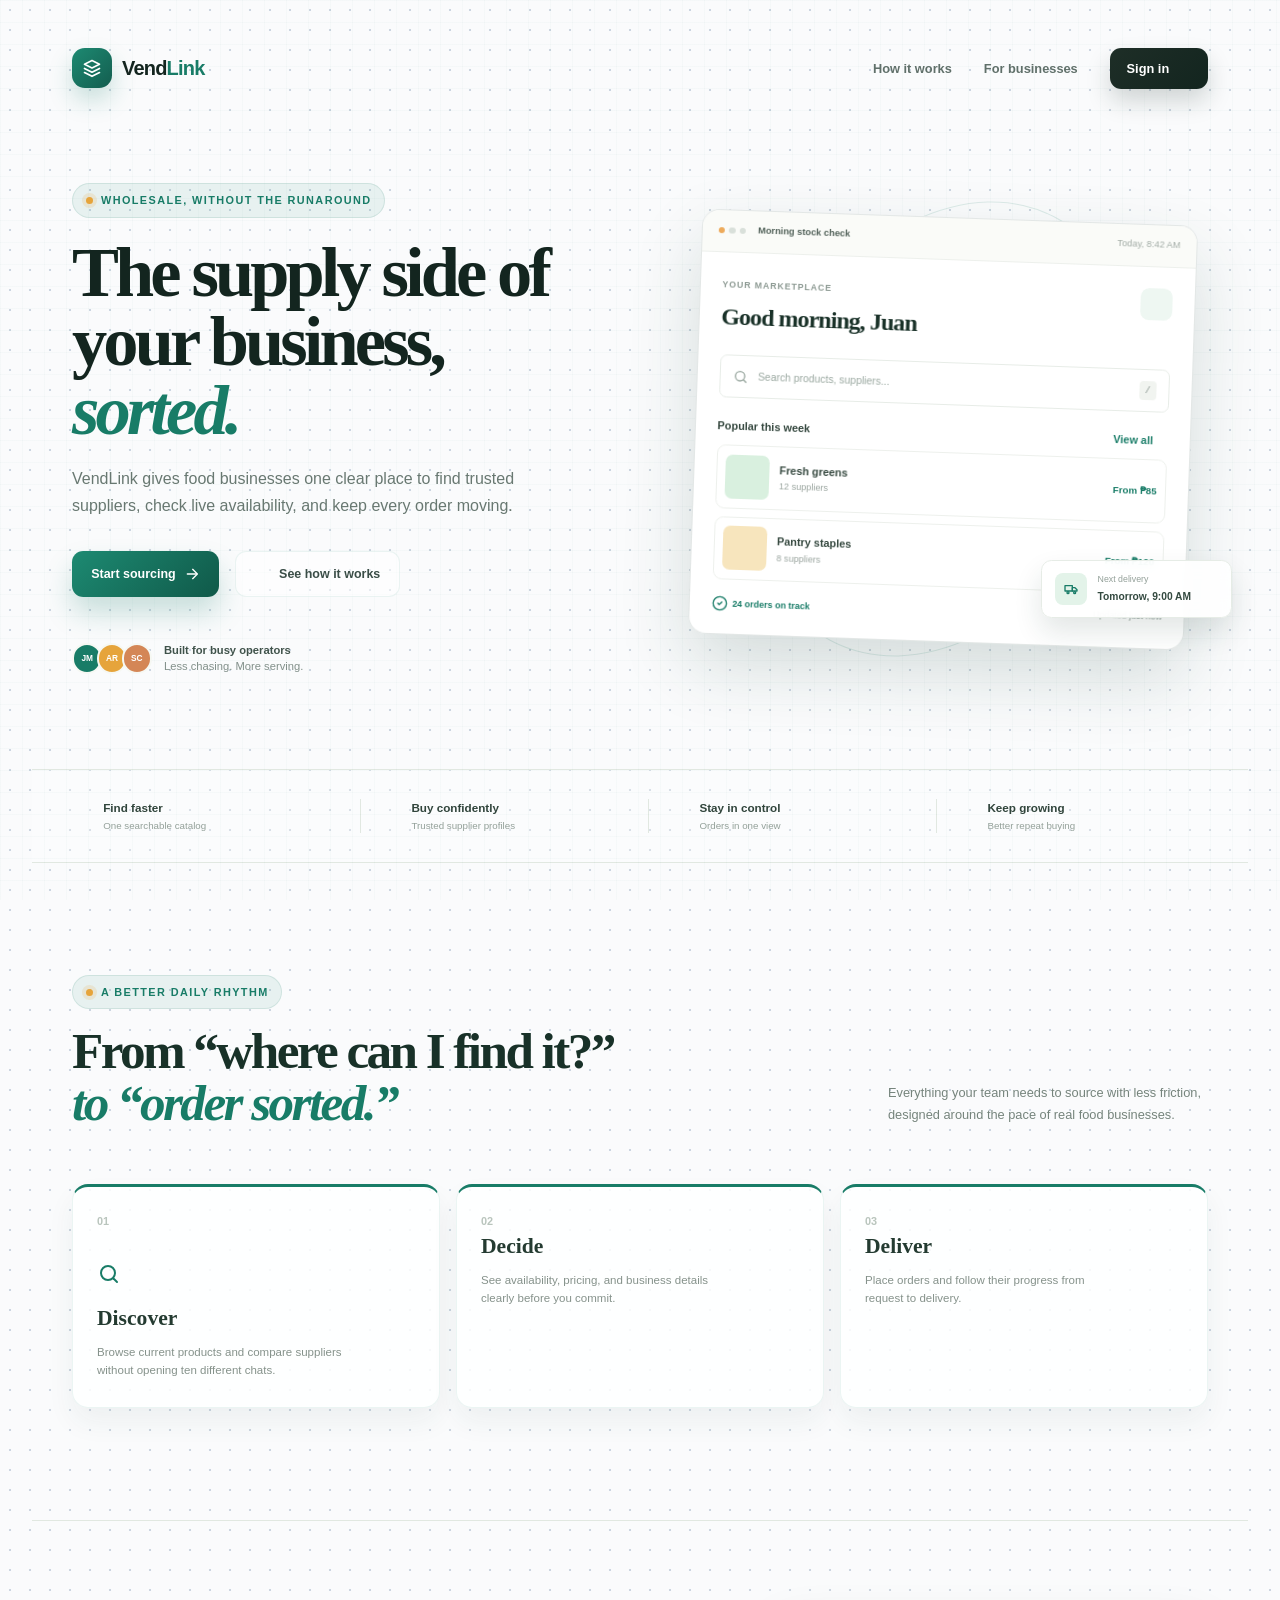
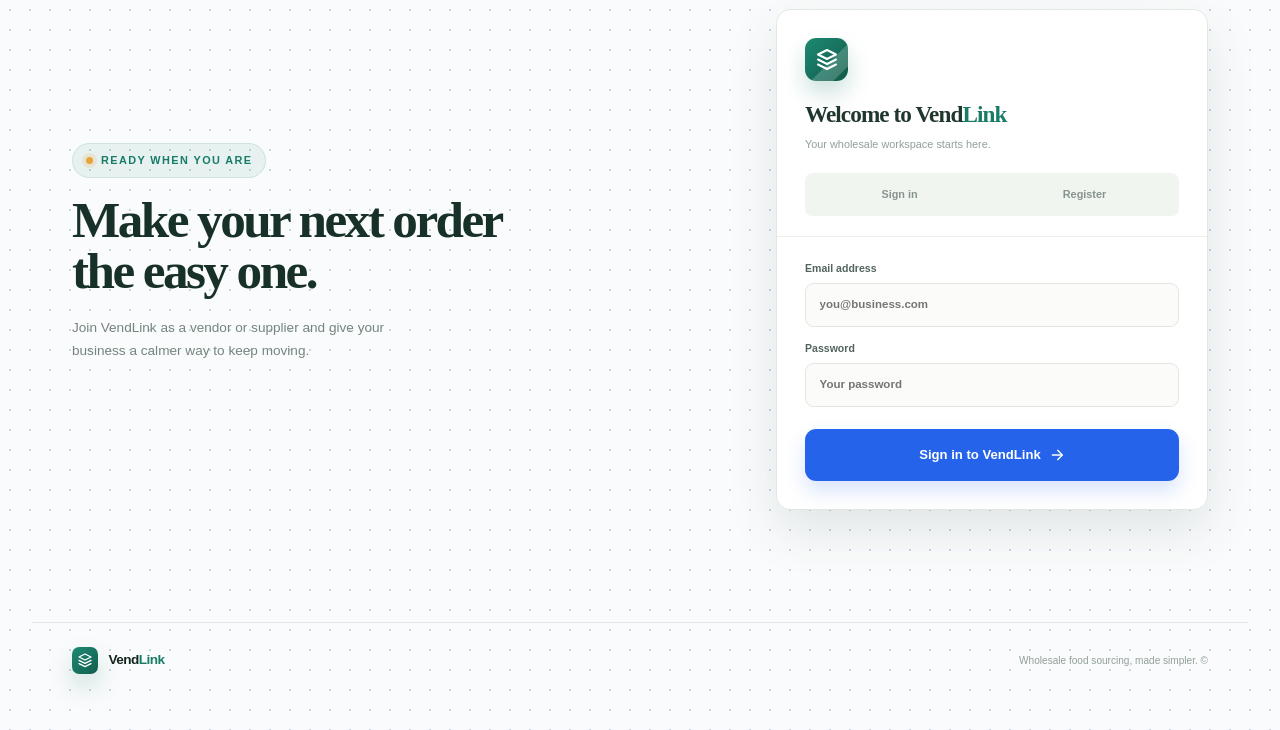
<file: orders.html>
<!DOCTYPE html>
<html lang="en">
<head>
  <meta charset="UTF-8">
  <meta name="viewport" content="width=device-width, initial-scale=1.0">
  <title>My Orders - VendLink</title>
  <link rel="stylesheet" href="assets/css/style.css">
  <script src="assets/js/lucide.min.js"></script>
</head>
<body class="role-vendor min-h-screen bg-slate-50 text-slate-900 font-sans antialiased">
  <div data-site-header></div>

  <main class="page-shell max-w-7xl mx-auto px-4 sm:px-6 lg:px-8 py-8 space-y-6">
    
    <!-- Page Header -->
    <div class="flex flex-col sm:flex-row sm:items-center justify-between gap-4">
      <div>
        <h1 class="text-2xl font-black text-slate-900 tracking-tight flex items-center gap-2.5">
          <div class="w-9 h-9 rounded-xl bg-blue-50 text-blue-600 flex items-center justify-center shadow-sm">
            <i data-lucide="shopping-bag" class="w-5 h-5"></i>
          </div>
          My Orders
        </h1>
        <p class="text-sm text-slate-500 mt-1">Track wholesale delivery progress, inspect line item receipts, and repeat frequent orders.</p>
      </div>

      <div class="flex items-center gap-2">
        <a href="marketplace.html" class="px-3.5 py-2 rounded-xl bg-blue-600 hover:bg-blue-700 text-white text-xs font-bold shadow-md shadow-blue-500/20 transition flex items-center gap-1.5">
          <i data-lucide="store" class="w-4 h-4"></i> Browse Supplies
        </a>
      </div>
    </div>

    <!-- Filters & Search Toolbar -->
    <div class="bg-white p-4 rounded-2xl border border-slate-200/80 shadow-sm space-y-4">
      <div class="flex flex-col md:flex-row items-stretch md:items-center justify-between gap-3">
        <!-- Live Search Input -->
        <div class="relative flex-1">
          <i data-lucide="search" class="w-4 h-4 text-slate-400 absolute left-3.5 top-3"></i>
          <input type="text" id="orderSearchInput" placeholder="Search by Receipt #, Supplier Name, or Product Name..."
            class="w-full pl-10 pr-4 py-2 bg-slate-50 border border-slate-200 rounded-xl text-sm focus:outline-none focus:bg-white focus:ring-2 focus:ring-blue-600/20 focus:border-blue-600 transition">
        </div>

        <button type="button" onclick="loadOrders()" class="text-xs font-bold text-slate-500 hover:text-blue-600 flex items-center gap-1.5 transition self-end md:self-center">
          <i data-lucide="refresh-cw" class="w-3.5 h-3.5"></i> Refresh Orders
        </button>
      </div>

      <!-- Status Filter Tabs -->
      <div class="flex items-center gap-2 overflow-x-auto pb-1" id="orderStatusTabs">
        <button type="button" onclick="setFilter('all')" class="order-tab-btn order-tab-btn--active" data-status="all">
          <span>All Orders</span>
          <span class="order-tab-count" id="countAll">0</span>
        </button>
        <button type="button" onclick="setFilter('pending')" class="order-tab-btn" data-status="pending">
          <i data-lucide="clock" class="w-3 h-3 text-amber-500"></i>
          <span>Pending</span>
          <span class="order-tab-count" id="countPending">0</span>
        </button>
        <button type="button" onclick="setFilter('confirmed')" class="order-tab-btn" data-status="confirmed">
          <i data-lucide="truck" class="w-3 h-3 text-blue-500"></i>
          <span>Confirmed</span>
          <span class="order-tab-count" id="countConfirmed">0</span>
        </button>
        <button type="button" onclick="setFilter('delivered')" class="order-tab-btn" data-status="delivered">
          <i data-lucide="check-circle" class="w-3 h-3 text-emerald-500"></i>
          <span>Delivered</span>
          <span class="order-tab-count" id="countDelivered">0</span>
        </button>
        <button type="button" onclick="setFilter('cancelled')" class="order-tab-btn" data-status="cancelled">
          <i data-lucide="x-circle" class="w-3 h-3 text-rose-500"></i>
          <span>Cancelled</span>
          <span class="order-tab-count" id="countCancelled">0</span>
        </button>
      </div>
    </div>

    <!-- Orders Feed Container -->
    <div id="ordersFeed" class="space-y-4">
      <div class="py-16 text-center text-slate-400 bg-white rounded-2xl border border-slate-200/80">
        Loading your wholesale orders...
      </div>
    </div>

  </main>

  <div data-site-footer></div>

  <script src="assets/js/layout.js"></script>
  <script src="assets/js/api.js"></script>
  <script>
    let allOrders = [];
    let activeFilter = 'all';

    const formatPeso = value => '₱' + Number(value || 0).toLocaleString('en-US', { minimumFractionDigits: 2, maximumFractionDigits: 2 });

    const escapeHtml = value => String(value ?? '').replace(/[&<>'"]/g, c => ({
      '&': '&amp;', '<': '&lt;', '>': '&gt;', "'": '&#39;', '"': '&quot;'
    }[c]));

    const safeImageUrl = value => {
      const url = String(value ?? '').trim();
      if (!url) return '';
      if (/^(https:\/\/|\/|assets\/|uploads\/products\/)/i.test(url)) return url;
      return '';
    };

    function setFilter(status) {
      activeFilter = status;
      document.querySelectorAll('.order-tab-btn').forEach(btn => {
        btn.classList.toggle('order-tab-btn--active', btn.dataset.status === status);
      });
      renderOrders();
    }

    async function loadOrders() {
      const feed = document.getElementById('ordersFeed');
      try {
        allOrders = await API.get('api/orders.php');
        if (!Array.isArray(allOrders)) allOrders = [];

        updateCounts();
        renderOrders();
      } catch (err) {
        feed.innerHTML = `<div class="p-6 rounded-2xl bg-red-50 text-red-600 border border-red-200 text-center text-sm font-medium">${escapeHtml(err.message || 'Unable to load orders.')}</div>`;
      }
    }

    function updateCounts() {
      const counts = { all: allOrders.length, pending: 0, confirmed: 0, delivered: 0, cancelled: 0 };
      allOrders.forEach(o => {
        const s = o.status;
        if (counts[s] !== undefined) counts[s]++;
      });

      document.getElementById('countAll').textContent = counts.all;
      document.getElementById('countPending').textContent = counts.pending;
      document.getElementById('countConfirmed').textContent = counts.confirmed;
      document.getElementById('countDelivered').textContent = counts.delivered;
      document.getElementById('countCancelled').textContent = counts.cancelled;
    }

    function renderOrders() {
      const feed = document.getElementById('ordersFeed');
      const q = document.getElementById('orderSearchInput')?.value.toLowerCase().trim() || '';

      const filtered = allOrders.filter(o => {
        const matchesStatus = activeFilter === 'all' || o.status === activeFilter;
        const matchesQuery = !q 
          || String(o.supplierOrderNumber).includes(q)
          || (o.supplierBusinessName && o.supplierBusinessName.toLowerCase().includes(q))
          || (o.supplierName && o.supplierName.toLowerCase().includes(q))
          || (o.items && o.items.some(it => it.name.toLowerCase().includes(q)));
        return matchesStatus && matchesQuery;
      });

      if (!filtered.length) {
        feed.innerHTML = `
          <div class="py-16 text-center bg-white rounded-2xl border border-slate-200/80 p-8">
            <div class="w-16 h-16 rounded-2xl bg-slate-100 text-slate-400 flex items-center justify-center mx-auto mb-3">
              <i data-lucide="package-open" class="w-8 h-8"></i>
            </div>
            <h3 class="font-bold text-slate-800 text-base">No orders found</h3>
            <p class="text-xs text-slate-500 mt-1 max-w-sm mx-auto">
              ${q ? 'No orders match your search criteria. Try a different query.' : 'You haven’t placed any orders in this category yet.'}
            </p>
            <a href="marketplace.html" class="inline-flex items-center gap-1.5 mt-4 px-4 py-2 bg-blue-600 hover:bg-blue-700 text-white rounded-xl text-xs font-bold shadow-sm transition">
              <i data-lucide="store" class="w-3.5 h-3.5"></i>
              <span>Explore Supplies Catalog</span>
            </a>
          </div>
        `;
        lucide.createIcons();
        return;
      }

      feed.innerHTML = filtered.map(order => {
        const isDelivered = order.status === 'delivered';
        const isConfirmed = order.status === 'confirmed';
        const isCancelled = order.status === 'cancelled';
        const isPending = order.status === 'pending';

        const statusBadges = {
          delivered: { cls: 'bg-emerald-50 text-emerald-700 border-emerald-200', icon: 'check-circle-2', text: 'Delivered' },
          confirmed: { cls: 'bg-blue-50 text-blue-700 border-blue-200', icon: 'truck', text: 'Confirmed & In Transit' },
          cancelled: { cls: 'bg-rose-50 text-rose-700 border-rose-200', icon: 'x-circle', text: 'Cancelled' },
          pending: { cls: 'bg-amber-50 text-amber-700 border-amber-200', icon: 'clock', text: 'Pending Supplier Approval' }
        };
        const badge = statusBadges[order.status] || statusBadges.pending;

        return `
          <article class="bg-white rounded-2xl border border-slate-200/80 shadow-sm overflow-hidden transition hover:border-slate-300">
            <!-- Order Card Header -->
            <div class="p-5 border-b border-slate-100 flex flex-col sm:flex-row sm:items-center justify-between gap-3 bg-slate-50/50">
              <div>
                <div class="flex items-center gap-2">
                  <span class="text-xs font-black text-blue-600 bg-blue-50 px-2 py-0.5 rounded-md border border-blue-100">
                    Receipt #${escapeHtml(order.supplierOrderNumber)}
                  </span>
                  <span class="text-xs text-slate-400 font-medium">Placed on ${new Date(order.createdAt).toLocaleDateString('en-US', { month: 'short', day: 'numeric', year: 'numeric', hour: '2-digit', minute: '2-digit' })}</span>
                </div>
                <h2 class="text-base font-black text-slate-900 mt-1 flex items-center gap-1.5">
                  <i data-lucide="store" class="w-4 h-4 text-slate-400"></i>
                  <span>${escapeHtml(order.supplierBusinessName || order.supplierName || 'Verified Supplier')}</span>
                </h2>
              </div>

              <div class="flex items-center gap-3">
                ${!isDelivered && !isCancelled ? `
                  <button type="button" onclick="confirmOrderDelivered(${order.id}, '${escapeHtml(order.supplierOrderNumber)}')"
                    class="px-3.5 py-1.5 bg-emerald-600 hover:bg-emerald-700 text-white rounded-xl text-xs font-black shadow-sm flex items-center gap-1.5 transition">
                    <i data-lucide="check-circle" class="w-4 h-4"></i>
                    <span>Mark Delivered</span>
                  </button>
                ` : ''}
                <span class="inline-flex items-center gap-1.5 px-3 py-1 rounded-xl text-xs font-bold border ${badge.cls}">
                  <i data-lucide="${badge.icon}" class="w-3.5 h-3.5"></i>
                  <span>${badge.text}</span>
                </span>
              </div>
            </div>

            <!-- Visual Progress Stepper (if not cancelled) -->
            ${!isCancelled ? `
              <div class="px-6 pt-5 pb-2">
                <div class="flex items-center max-w-md mx-auto relative">
                  <!-- Step 1: Placed -->
                  <div class="stepper-step">
                    <div class="stepper-circle stepper-circle--done">
                      <i data-lucide="check" class="w-3.5 h-3.5"></i>
                    </div>
                    <span class="text-[11px] font-bold text-slate-800 mt-1">Order Placed</span>
                    <span class="text-[9px] text-slate-400">${new Date(order.createdAt).toLocaleDateString('en-US', { month: 'short', day: 'numeric' })}</span>
                    <div class="stepper-line ${isConfirmed || isDelivered ? 'stepper-line--done' : ''}"></div>
                  </div>

                  <!-- Step 2: Confirmed -->
                  <div class="stepper-step">
                    <div class="stepper-circle ${isConfirmed || isDelivered ? 'stepper-circle--done' : isPending ? 'stepper-circle--active' : 'stepper-circle--pending'}">
                      ${isConfirmed || isDelivered ? '<i data-lucide="check" class="w-3.5 h-3.5"></i>' : '2'}
                    </div>
                    <span class="text-[11px] font-bold ${isConfirmed || isDelivered ? 'text-slate-800' : 'text-slate-400'} mt-1">Confirmed</span>
                    <span class="text-[9px] text-slate-400">${isConfirmed || isDelivered ? 'Approved' : 'In Review'}</span>
                    <div class="stepper-line ${isDelivered ? 'stepper-line--done' : ''}"></div>
                  </div>

                  <!-- Step 3: Delivered -->
                  <div class="stepper-step">
                    <div class="stepper-circle ${isDelivered ? 'stepper-circle--done' : 'stepper-circle--pending'}">
                      ${isDelivered ? '<i data-lucide="check" class="w-3.5 h-3.5"></i>' : '3'}
                    </div>
                    <span class="text-[11px] font-bold ${isDelivered ? 'text-emerald-700' : 'text-slate-400'} mt-1">Delivered</span>
                    <span class="text-[9px] text-slate-400">${isDelivered ? 'Completed' : 'Pending Delivery'}</span>
                  </div>
                </div>
              </div>
            ` : ''}

            <!-- Order Items & Details -->
            <div class="p-5 grid grid-cols-1 md:grid-cols-3 gap-6 text-xs">
              <!-- Column 1: Items Purchased -->
              <div class="md:col-span-2 space-y-3">
                <p class="text-[11px] font-bold uppercase tracking-wider text-slate-400">Purchased Supplies</p>
                <div class="space-y-2">
                  ${(order.items || []).map(item => `
                    <div class="flex items-center justify-between p-3 rounded-xl bg-slate-50 border border-slate-100">
                      <div class="flex items-center gap-3">
                        <div class="w-11 h-11 rounded-lg bg-white overflow-hidden flex items-center justify-center shrink-0 border border-slate-200">
                          ${safeImageUrl(item.imageUrl) 
                            ? `<img src="${escapeHtml(safeImageUrl(item.imageUrl))}" alt="${escapeHtml(item.name)}" class="w-full h-full object-cover">` 
                            : `<i data-lucide="package" class="w-5 h-5 text-slate-300"></i>`}
                        </div>
                        <div>
                          <div class="font-bold text-slate-900 text-sm">${escapeHtml(item.name)}</div>
                          <div class="text-slate-400 text-[11px]">Unit Price: ${formatPeso(item.priceAtOrder)}</div>
                        </div>
                      </div>

                      <div class="text-right">
                        <span class="font-black text-slate-900 text-sm">Qty: ${Number(item.quantity)}</span>
                        <div class="text-blue-600 font-bold text-[11px]">${formatPeso(Number(item.quantity) * Number(item.priceAtOrder))}</div>
                      </div>
                    </div>
                  `).join('')}
                </div>

                <!-- Delivery Address & Notes -->
                <div class="p-3.5 rounded-xl bg-slate-50 border border-slate-100 text-slate-600 space-y-1 mt-3">
                  <div class="flex items-start gap-2">
                    <i data-lucide="map-pin" class="w-4 h-4 text-slate-400 shrink-0 mt-0.5"></i>
                    <div>
                      <span class="font-bold text-slate-800">Delivery Address:</span>
                      <span>${escapeHtml(order.deliveryAddress || 'Standard Delivery Location')}</span>
                    </div>
                  </div>
                  ${order.deliveryNotes ? `
                    <div class="flex items-start gap-2 pt-1">
                      <i data-lucide="info" class="w-4 h-4 text-slate-400 shrink-0 mt-0.5"></i>
                      <div>
                        <span class="font-bold text-slate-800">Special Notes:</span>
                        <span>${escapeHtml(order.deliveryNotes)}</span>
                      </div>
                    </div>
                  ` : ''}
                </div>
              </div>

              <!-- Column 2: Payment & Financial Summary -->
              <div class="flex flex-col justify-between border-t md:border-t-0 md:border-l border-slate-100 md:pl-6 pt-4 md:pt-0 space-y-4">
                <div>
                  <p class="text-[11px] font-bold uppercase tracking-wider text-slate-400 mb-2">Payment Summary</p>
                  
                  <div class="p-3 rounded-xl bg-slate-50 border border-slate-100 space-y-2">
                    <div class="flex justify-between text-slate-500">
                      <span>Payment Method</span>
                      <span class="font-bold text-slate-800">${escapeHtml(order.paymentMethod || 'COD')}</span>
                    </div>
                    <div class="flex justify-between items-baseline pt-2 border-t border-slate-200/60">
                      <span class="font-bold text-slate-800">Grand Total</span>
                      <span class="text-lg font-black text-blue-600">${formatPeso(order.totalAmount)}</span>
                    </div>
                  </div>
                </div>

                <!-- Action Buttons -->
                <div class="space-y-2">
                  ${!isDelivered && !isCancelled ? `
                    <button type="button" onclick="confirmOrderDelivered(${order.id}, '${escapeHtml(order.supplierOrderNumber)}')" 
                      class="w-full py-2.5 px-3 rounded-xl bg-emerald-600 hover:bg-emerald-700 text-white font-black text-xs flex items-center justify-center gap-1.5 shadow-md shadow-emerald-600/20 transition">
                      <i data-lucide="check-circle" class="w-4 h-4"></i>
                      <span>Confirm Delivered & Complete</span>
                    </button>
                  ` : isDelivered ? `
                    <div class="w-full py-2.5 px-3 rounded-xl bg-emerald-50 border border-emerald-200 text-emerald-800 font-bold text-xs flex items-center justify-center gap-1.5">
                      <i data-lucide="check-check" class="w-4 h-4 text-emerald-600"></i>
                      <span>Delivered & Completed</span>
                    </div>
                  ` : ''}

                  <button type="button" onclick="printReceipt(${escapeHtml(JSON.stringify(order))})" 
                    class="w-full py-2.5 px-3 rounded-xl border border-slate-200 hover:bg-slate-50 text-slate-700 font-bold text-xs flex items-center justify-center gap-1.5 transition">
                    <i data-lucide="printer" class="w-3.5 h-3.5"></i>
                    <span>Print Order Slip</span>
                  </button>

                  <a href="vendor.html#marketplace"
                    class="w-full py-2.5 px-3 rounded-xl bg-blue-50 hover:bg-blue-100 text-blue-700 font-bold text-xs flex items-center justify-center gap-1.5 transition">
                    <i data-lucide="repeat" class="w-3.5 h-3.5"></i>
                    <span>Order Supplies Again</span>
                  </a>
                </div>
              </div>
            </div>
          </article>
        `;
      }).join('');

      lucide.createIcons();
    }

    async function confirmOrderDelivered(orderId, orderNumber) {
      const isConfirmed = confirm(`Confirm receipt of Wholesale Order #${orderNumber}?\n\nThis will mark the delivery as complete and notify the supplier.`);
      if (!isConfirmed) return;

      try {
        const res = await API.put('api/orders.php', {
          orderId: Number(orderId),
          status: 'delivered'
        });

        if (res && res.success) {
          const order = allOrders.find(o => Number(o.id) === Number(orderId));
          if (order) {
            order.status = 'delivered';
          }
          updateCounts();
          renderOrders();

          // Success notification toast
          const toast = document.createElement('div');
          toast.className = 'fixed bottom-5 right-5 z-[60] w-[min(24rem,calc(100vw-2rem))] rounded-2xl bg-emerald-600 text-white p-4 shadow-2xl border border-emerald-500 flex items-start gap-3';
          toast.innerHTML = `
            <div class="w-8 h-8 rounded-xl bg-white/20 flex items-center justify-center shrink-0">
              <i data-lucide="check-circle-2" class="w-5 h-5 text-white"></i>
            </div>
            <div class="flex-1 min-w-0">
              <p class="font-bold text-sm">Delivery Confirmed!</p>
              <p class="text-xs text-emerald-100 mt-0.5">Order Receipt #${escapeHtml(orderNumber)} is now marked as Completed.</p>
            </div>
          `;
          document.body.appendChild(toast);
          lucide.createIcons();
          setTimeout(() => toast.remove(), 4000);
        }
      } catch (err) {
        alert(err.message || 'Unable to update order status.');
      }
    }

    // Print Receipt Helper
    function printReceipt(order) {
      const printWindow = window.open('', '_blank', 'width=650,height=700');
      if (!printWindow) {
        alert('Please allow popups to print the order slip.');
        return;
      }

      const itemsHtml = (order.items || []).map(i => `
        <tr>
          <td class="receipt-cell">${escapeHtml(i.name)}</td>
          <td class="receipt-cell receipt-align-center">${Number(i.quantity)}</td>
          <td class="receipt-cell receipt-align-right">${formatPeso(i.priceAtOrder)}</td>
          <td class="receipt-cell receipt-align-right receipt-emphasis">${formatPeso(Number(i.quantity) * Number(i.priceAtOrder))}</td>
        </tr>
      `).join('');

      printWindow.document.write(`
        <!DOCTYPE html>
        <html>
        <head>
          <title>Order Receipt #${escapeHtml(order.supplierOrderNumber)}</title>
          <link rel="stylesheet" href="assets/css/style.css">
        </head>
        <body>
          <div class="header">
            <h1 class="receipt-title">VendLink Wholesale Order Slip</h1>
            <p class="receipt-subtitle">Receipt #${escapeHtml(order.supplierOrderNumber)} · ${new Date(order.createdAt).toLocaleString()}</p>
          </div>

          <div class="receipt-details">
            <strong>Supplier:</strong> ${escapeHtml(order.supplierBusinessName || order.supplierName || 'Verified Supplier')}<br>
            <strong>Status:</strong> <span class="badge">${escapeHtml(order.status).toUpperCase()}</span><br>
            <strong>Payment Method:</strong> ${escapeHtml(order.paymentMethod || 'Cash on Delivery')}<br>
            <strong>Delivery Address:</strong> ${escapeHtml(order.deliveryAddress || 'Standard Delivery')}
          </div>

          <table>
            <thead>
              <tr>
                <th>Item</th>
                <th class="receipt-align-center">Qty</th>
                <th class="receipt-align-right">Unit Price</th>
                <th class="receipt-align-right">Subtotal</th>
              </tr>
            </thead>
            <tbody>
              ${itemsHtml}
            </tbody>
          </table>

          <div class="total-row">
            Grand Total: ${formatPeso(order.totalAmount)}
          </div>

          <p class="receipt-note">
            Thank you for ordering via VendLink. Retain this slip for your delivery handover.
          </p>

          <script>
            window.onload = function() { window.print(); }
          <\/script>
        </body>
        </html>
      `);
      printWindow.document.close();
    }

    document.getElementById('orderSearchInput')?.addEventListener('input', renderOrders);
    document.addEventListener('DOMContentLoaded', loadOrders);
  </script>
</body>
</html>
</file>
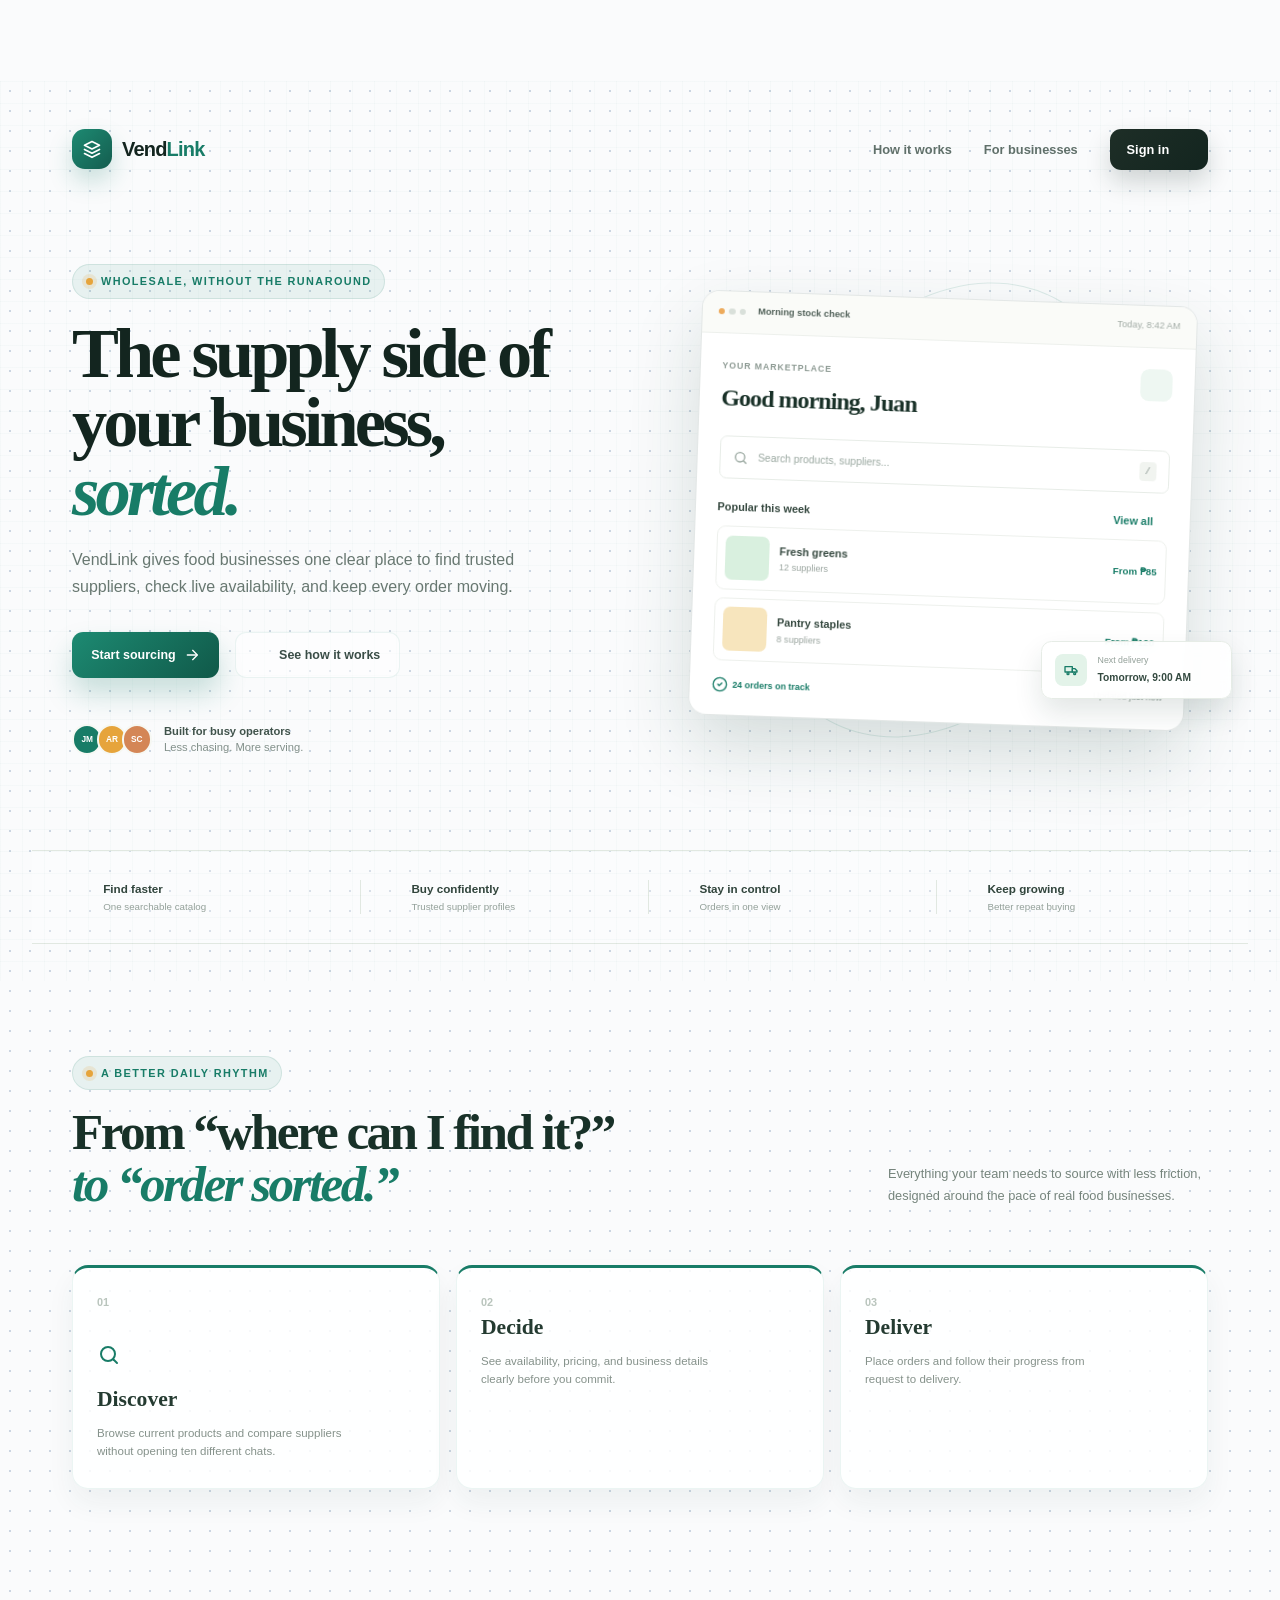
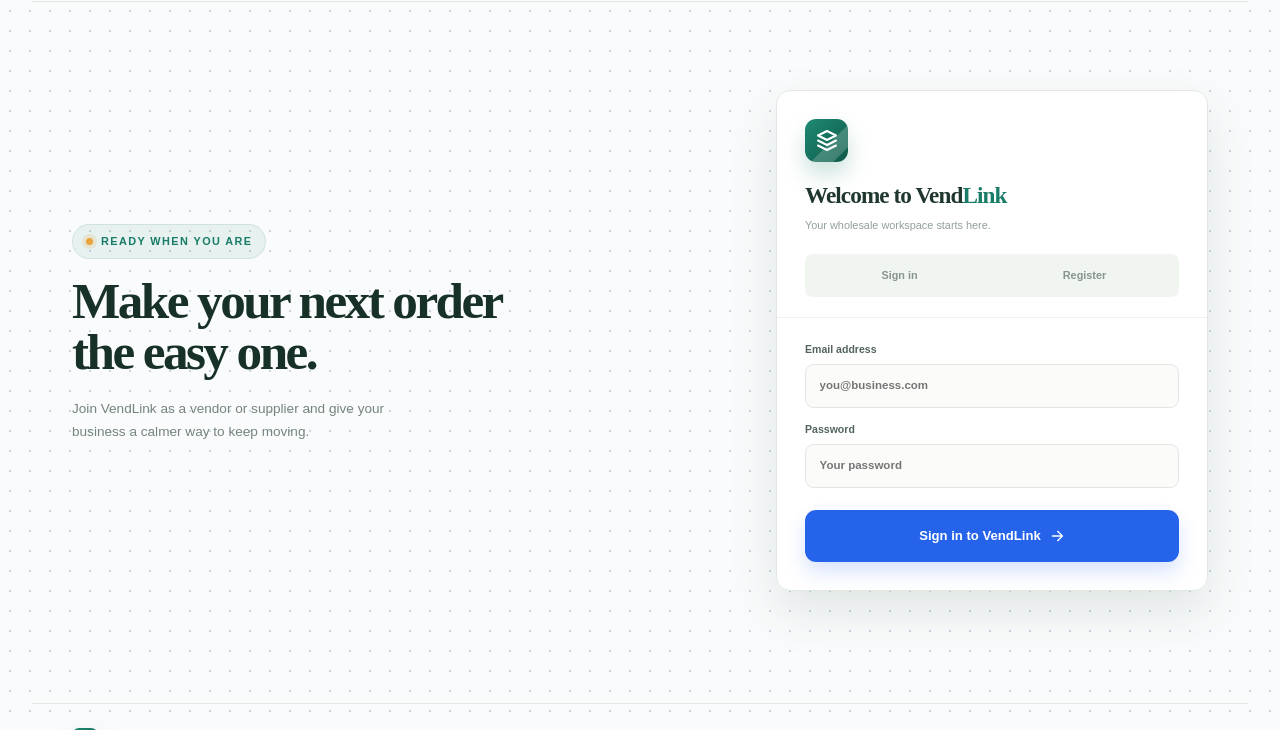
<file: profile.html>
<!DOCTYPE html>
<html lang="en">
<head>
  <meta charset="UTF-8">
  <meta name="viewport" content="width=device-width, initial-scale=1.0">
  <title>Profile & Account Settings - VendLink</title>
  <link rel="stylesheet" href="assets/css/style.css">
  <script src="assets/js/lucide.min.js"></script>
</head>
<body class="min-h-screen bg-slate-50 text-slate-900 font-sans antialiased">
  <div data-site-header></div>

  <main class="page-shell max-w-7xl mx-auto px-4 sm:px-6 lg:px-8 py-8">
    <div class="flex items-center gap-2 text-xs font-semibold text-slate-400 mb-3"><a href="index.html" class="hover:text-blue-600">VendLink</a><i data-lucide="chevron-right" class="w-3.5 h-3.5"></i><span>Account Settings</span></div>
    <div class="flex flex-col sm:flex-row sm:items-end justify-between gap-4 mb-8">
      <div><div class="flex items-center gap-3"><div class="w-10 h-10 rounded-xl bg-blue-600 text-white flex items-center justify-center shadow-lg shadow-blue-500/20"><i data-lucide="user-cog" class="w-5 h-5"></i></div><h1 class="text-2xl font-black tracking-tight">Profile & Account Settings</h1></div><p class="text-sm text-slate-500 mt-2">Keep your identity, business details, and account security current.</p></div>
      <div id="saveState" class="hidden text-sm font-semibold px-4 py-2.5 rounded-xl"></div>
    </div>

    <div class="grid grid-cols-1 lg:grid-cols-[18rem_minmax(0,1fr)] gap-6 items-start">
      <aside class="bg-white border border-slate-200/80 rounded-2xl shadow-sm p-6 lg:sticky lg:top-24">
        <div class="flex flex-col items-center text-center">
          <div class="relative w-28 h-28 rounded-full bg-blue-50 border-4 border-white shadow-md flex items-center justify-center overflow-hidden"><img id="avatarPreview" src="" alt="Profile avatar" class="hidden w-full h-full object-cover"><span id="avatarInitial" class="text-3xl font-black text-blue-600">?</span></div>
          <h2 id="summaryName" class="mt-4 text-lg font-black text-slate-900">Loading profile...</h2>
          <span id="summaryRole" class="mt-2 px-2.5 py-1 text-[10px] font-bold uppercase tracking-wider rounded-lg bg-blue-100 text-blue-700">Account</span>
          <p id="summaryMemberSince" class="text-xs text-slate-400 mt-3"></p>
        </div>
        <nav class="mt-7 space-y-1 text-sm font-semibold">
          <a href="#general" class="flex items-center gap-3 px-3 py-2.5 rounded-xl bg-blue-50 text-blue-700"><i data-lucide="user" class="w-4 h-4"></i> General Profile</a>
          <a href="#business" class="flex items-center gap-3 px-3 py-2.5 rounded-xl text-slate-600 hover:bg-slate-50"><i data-lucide="store" class="w-4 h-4"></i> Business Details</a>
          <a href="#payments" class="flex items-center gap-3 px-3 py-2.5 rounded-xl text-slate-600 hover:bg-slate-50"><i data-lucide="credit-card" class="w-4 h-4"></i> Payment Methods</a>
          <a href="#security" class="flex items-center gap-3 px-3 py-2.5 rounded-xl text-slate-600 hover:bg-slate-50"><i data-lucide="lock" class="w-4 h-4"></i> Security & Password</a>
        </nav>
      </aside>

      <section class="bg-white border border-slate-200/80 rounded-2xl shadow-sm p-5 sm:p-7">
        <div id="profileError" class="hidden mb-5 p-4 rounded-xl bg-red-50 border border-red-200 text-red-700 text-sm font-medium"></div>
        <form id="profileForm" class="space-y-9" novalidate>
          <section id="general" class="scroll-mt-24">
            <div class="flex items-center gap-3 pb-4 border-b border-slate-100"><div class="w-9 h-9 rounded-lg bg-blue-50 text-blue-600 flex items-center justify-center"><i data-lucide="user-round" class="w-4 h-4"></i></div><div><h2 class="font-black text-slate-900">General Profile</h2><p class="text-xs text-slate-500 mt-0.5">Your personal identity and contact information.</p></div></div>
            <div class="grid grid-cols-1 md:grid-cols-2 gap-5 mt-5">
              <label class="block"><span class="field-label">Full Name</span><span class="field-wrap"><i data-lucide="user" class="field-icon"></i><input id="name" name="name" required maxlength="100" class="profile-input"></span></label>
              <label class="block"><span class="field-label">Username</span><span class="field-wrap"><i data-lucide="at-sign" class="field-icon"></i><input id="username" name="username" maxlength="50" class="profile-input"></span></label>
              <label class="block"><span class="field-label">Email Address</span><span class="field-wrap"><i data-lucide="mail" class="field-icon"></i><input id="email" name="email" type="email" required maxlength="191" class="profile-input"></span></label>
              <label class="block"><span class="field-label">Contact / Mobile Number</span><span class="field-wrap"><i data-lucide="phone" class="field-icon"></i><input id="contactNumber" name="contactNumber" maxlength="30" class="profile-input"></span></label>
              <label class="block md:col-span-2"><span class="field-label">Profile Picture / Avatar URL</span><span class="field-wrap"><i data-lucide="image" class="field-icon"></i><input id="profileImage" name="profileImage" type="url" placeholder="https://example.com/avatar.jpg" class="profile-input"></span></label>
            </div>
          </section>

          <section id="business" class="scroll-mt-24">
            <div class="flex items-center gap-3 pb-4 border-b border-slate-100"><div class="w-9 h-9 rounded-lg bg-blue-50 text-blue-600 flex items-center justify-center"><i data-lucide="building-2" class="w-4 h-4"></i></div><div><h2 class="font-black text-slate-900">Business Details</h2><p class="text-xs text-slate-500 mt-0.5">Store, stall, warehouse, or office information.</p></div></div>
            <div class="grid grid-cols-1 gap-5 mt-5">
              <label class="block"><span class="field-label">Business / Store Name</span><span class="field-wrap"><i data-lucide="store" class="field-icon"></i><input id="businessName" name="businessName" maxlength="100" class="profile-input"></span></label>
              <label class="block"><span class="field-label">Complete Physical / Warehouse Address</span><span class="field-wrap"><i data-lucide="map-pin" class="field-icon top-3.5"></i><textarea id="address" name="address" rows="3" maxlength="2000" class="profile-input pl-10"></textarea></span></label>
            </div>
          </section>

          <section id="delivery-addresses" data-role-only="vendor" class="scroll-mt-24">
            <div class="flex items-center gap-3 pb-4 border-b border-slate-100"><div class="w-9 h-9 rounded-lg bg-emerald-50 text-emerald-600 flex items-center justify-center"><i data-lucide="map-pinned" class="w-4 h-4"></i></div><div><h2 class="font-black text-slate-900">Delivery Addresses</h2><p class="text-xs text-slate-500 mt-0.5">Save destinations for faster, more reliable vendor deliveries.</p></div></div>
            <form id="deliveryAddressForm" class="mt-5 space-y-5" novalidate>
              <input id="deliveryAddressId" type="hidden">
              <div id="addressFormError" class="hidden p-3 rounded-xl bg-red-50 border border-red-200 text-red-700 text-sm font-medium" role="alert"></div>
              <div class="grid grid-cols-1 md:grid-cols-2 gap-5">
                <label class="block"><span class="field-label">Recipient / Contact Name <span class="text-red-500">*</span></span><input id="addressRecipientName" maxlength="100" class="profile-input"><span id="addressRecipientNameError" class="address-field-error hidden"></span></label>
                <label class="block"><span class="field-label">Phone Number <span class="text-red-500">*</span></span><input id="addressPhone" type="tel" inputmode="tel" placeholder="0917 123 4567" maxlength="30" class="profile-input"><span id="addressPhoneError" class="address-field-error hidden"></span></label>
                <label class="block md:col-span-2 relative"><span class="field-label">Address Line 1 <span class="text-red-500">*</span></span><input id="addressLine1" autocomplete="street-address" maxlength="255" placeholder="Street and house or building number" class="profile-input"><div id="addressSuggestions" class="hidden absolute left-0 right-0 top-[4.5rem] z-20 bg-white border border-slate-200 rounded-xl shadow-xl overflow-hidden"></div><span id="addressLine1Error" class="address-field-error hidden"></span></label>
                <label class="block md:col-span-2"><span class="field-label">Address Line 2 <span class="font-normal text-slate-400">(optional)</span></span><input id="addressLine2" maxlength="255" placeholder="Unit, floor, landmark" class="profile-input"><span id="addressLine2Error" class="address-field-error hidden"></span></label>
                <label class="block"><span class="field-label">City / Municipality <span class="text-red-500">*</span></span><input id="addressCity" maxlength="100" class="profile-input"><span id="addressCityError" class="address-field-error hidden"></span></label>
                <label class="block"><span class="field-label">Province / State</span><input id="addressProvince" maxlength="100" class="profile-input"></label>
                <label class="block"><span class="field-label">Postal / ZIP Code <span class="text-red-500">*</span></span><input id="addressPostalCode" maxlength="20" inputmode="numeric" class="profile-input"><span id="addressPostalCodeError" class="address-field-error hidden"></span></label>
                <label class="block"><span class="field-label">Country <span class="text-red-500">*</span></span><input id="addressCountry" value="Philippines" maxlength="100" class="profile-input"></label>
                <label class="block md:col-span-2"><span class="field-label">Delivery Notes <span class="font-normal text-slate-400">(optional)</span></span><textarea id="addressDeliveryNotes" rows="2" maxlength="2000" placeholder="For example: leave at the gate"></textarea></label>
              </div>
              <div class="flex flex-wrap items-center justify-between gap-3 p-4 rounded-xl bg-slate-50 border border-slate-200">
                <button id="useCurrentLocationButton" type="button" class="text-xs font-bold text-blue-600 hover:text-blue-700 inline-flex items-center gap-1.5"><i data-lucide="locate-fixed" class="w-4 h-4"></i> Use my current location</button>
                <label class="inline-flex items-center gap-2 text-sm font-semibold text-slate-700"><input id="addressIsDefault" type="checkbox" class="w-4 h-4 accent-blue-600"> Set as default delivery address</label>
              </div>
              <div class="flex justify-end gap-2"><button id="cancelAddressEditButton" type="button" class="hidden px-4 py-2.5 rounded-xl border border-slate-200 text-slate-600 text-sm font-bold">Cancel edit</button><button id="saveAddressButton" type="submit" class="px-5 py-2.5 rounded-xl bg-emerald-600 hover:bg-emerald-700 disabled:opacity-60 disabled:cursor-not-allowed text-white text-sm font-bold inline-flex items-center gap-2"><i data-lucide="save" class="w-4 h-4"></i><span>Save Address</span></button></div>
            </form>
            <div class="mt-7"><div class="flex items-center justify-between gap-3 mb-3"><h3 class="text-sm font-black text-slate-900">Saved addresses</h3><span id="addressCount" class="text-xs font-semibold text-slate-400">0 addresses</span></div><div id="savedAddresses" class="grid grid-cols-1 xl:grid-cols-2 gap-3"><p class="text-sm text-slate-400 py-4">Loading saved addresses...</p></div></div>
            <div id="addressToast" class="hidden fixed bottom-5 right-5 z-[70] max-w-sm p-4 rounded-2xl text-sm font-semibold shadow-2xl" role="status" aria-live="polite"></div>
          </section>

          <section id="payments" class="scroll-mt-24">
            <div class="flex items-center gap-3 pb-4 border-b border-slate-100"><div class="w-9 h-9 rounded-lg bg-blue-50 text-blue-600 flex items-center justify-center"><i data-lucide="credit-card" class="w-4 h-4"></i></div><div><h2 class="font-black text-slate-900">Payment Methods</h2><p class="text-xs text-slate-500 mt-0.5">Registered payout and payment account details.</p></div></div>
            <div class="grid grid-cols-1 md:grid-cols-2 gap-5 mt-5">
              <label class="block"><span class="field-label">GCash Registered Number</span><span class="field-wrap"><i data-lucide="smartphone" class="field-icon"></i><input id="gcashNumber" name="gcashNumber" maxlength="30" class="profile-input"></span></label>
              <label class="block"><span class="field-label">Maya / PayMaya Registered Number</span><span class="field-wrap"><i data-lucide="wallet-cards" class="field-icon"></i><input id="paymayaNumber" name="paymayaNumber" maxlength="30" class="profile-input"></span></label>
            </div>
          </section>

          <section id="security" class="scroll-mt-24">
            <div class="flex items-center gap-3 pb-4 border-b border-slate-100"><div class="w-9 h-9 rounded-lg bg-blue-50 text-blue-600 flex items-center justify-center"><i data-lucide="shield-check" class="w-4 h-4"></i></div><div><h2 class="font-black text-slate-900">Security & Notifications</h2><p class="text-xs text-slate-500 mt-0.5">Change your password and control account alerts.</p></div></div>
            <div class="grid grid-cols-1 md:grid-cols-2 gap-5 mt-5">
              <label class="block md:col-span-2"><span class="field-label">Current Password <span class="font-normal text-slate-400">(required to change password)</span></span><span class="field-wrap"><i data-lucide="lock" class="field-icon"></i><input id="currentPassword" type="password" autocomplete="current-password" class="profile-input"></span></label>
              <label class="block"><span class="field-label">New Password</span><span class="field-wrap"><i data-lucide="key-round" class="field-icon"></i><input id="newPassword" type="password" minlength="6" autocomplete="new-password" class="profile-input"></span></label>
              <label class="block"><span class="field-label">Confirm New Password</span><span class="field-wrap"><i data-lucide="key-round" class="field-icon"></i><input id="confirmPassword" type="password" minlength="6" autocomplete="new-password" class="profile-input"></span></label>
            </div>
            <label class="mt-5 flex items-center justify-between gap-4 p-4 rounded-xl border border-slate-200 bg-slate-50 cursor-pointer"><span><span class="block text-sm font-bold text-slate-800">Receive order and delivery status alerts</span><span class="block text-xs text-slate-500 mt-1">Get important updates in your VendLink notifications.</span></span><input id="notificationsEnabled" type="checkbox" class="w-5 h-5 accent-blue-600"></label>
          </section>

          <div class="sticky bottom-4 flex justify-end pt-2"><button id="saveProfileButton" type="submit" class="bg-blue-600 hover:bg-blue-700 disabled:opacity-60 disabled:cursor-not-allowed text-white font-bold px-6 py-3 rounded-xl shadow-lg shadow-blue-500/20 flex items-center gap-2"><i data-lucide="save" class="w-4 h-4"></i><span>Save Changes</span></button></div>
        </form>
      </section>
    </div>
  </main>
  <div data-site-footer></div>
  <script src="assets/js/layout.js"></script>
  <script src="assets/js/api.js"></script>
  <script src="assets/js/profile.js"></script>
</body>
</html>
</file>
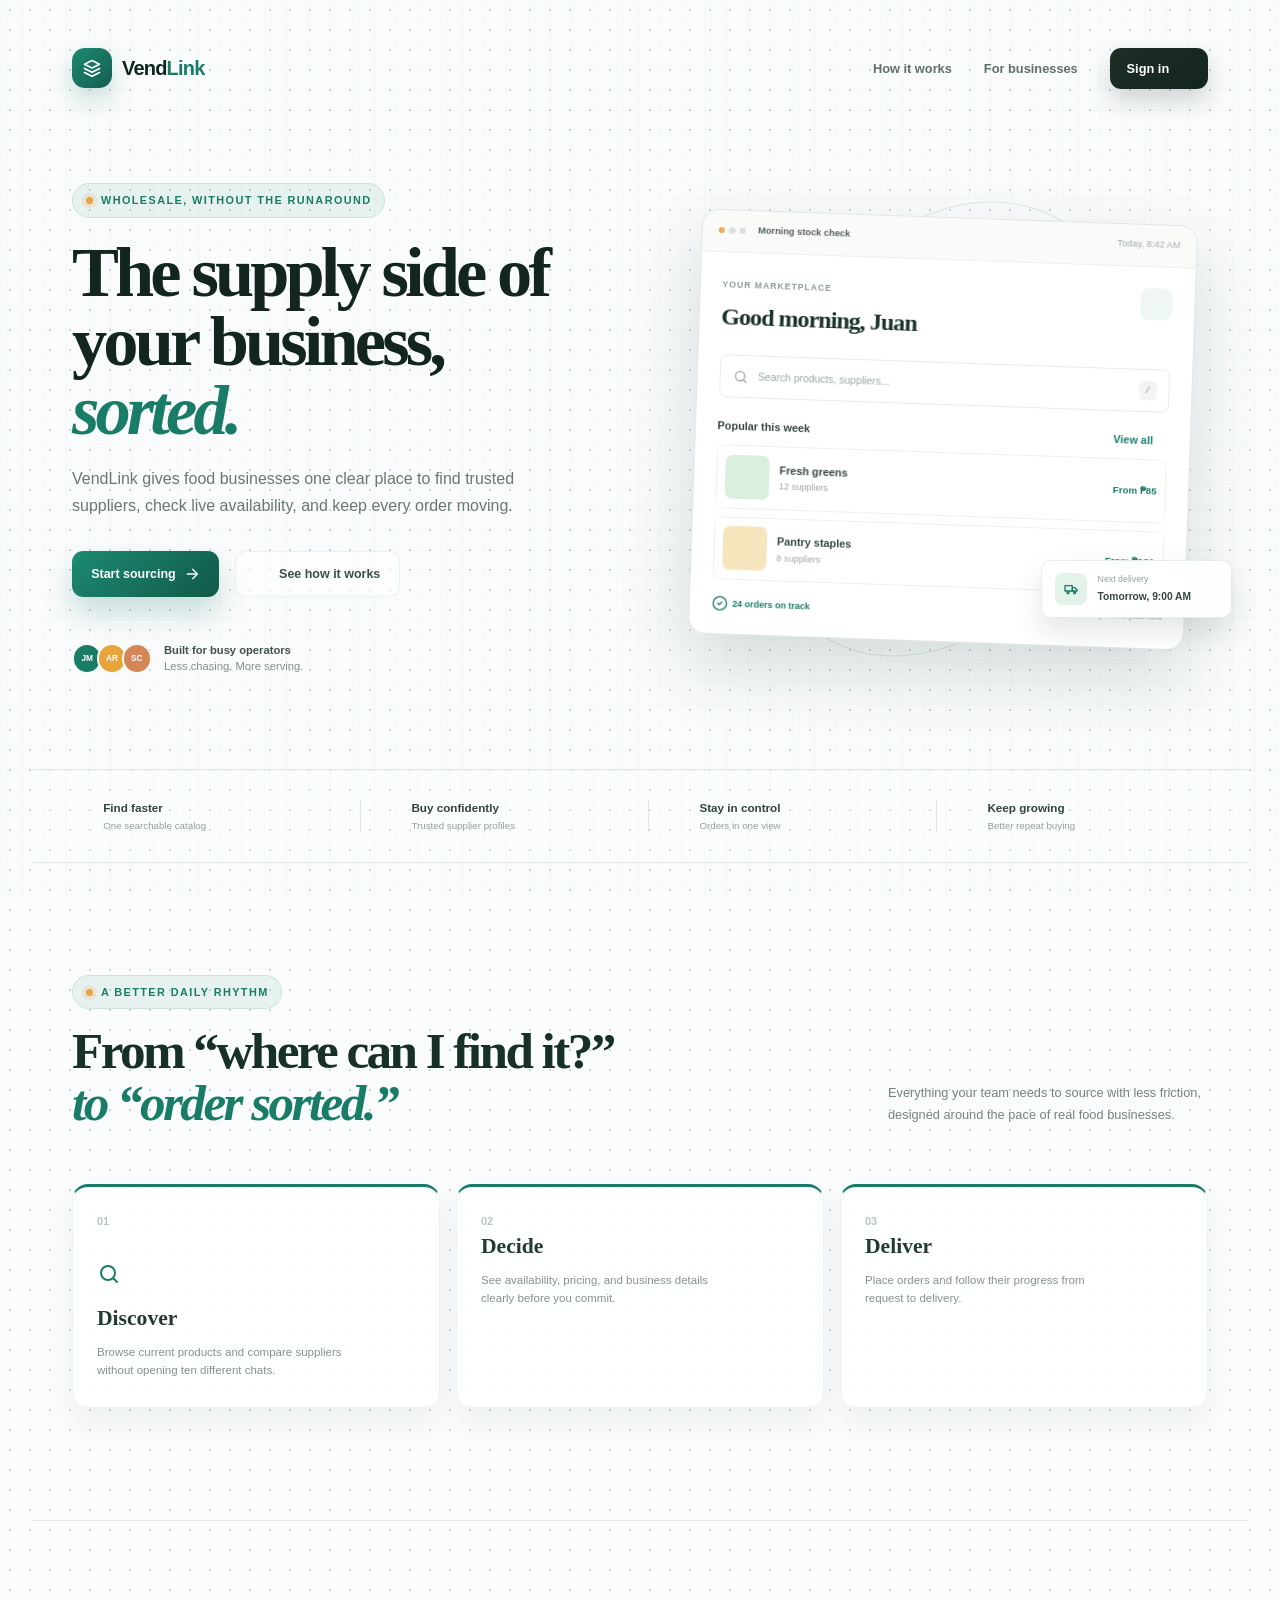
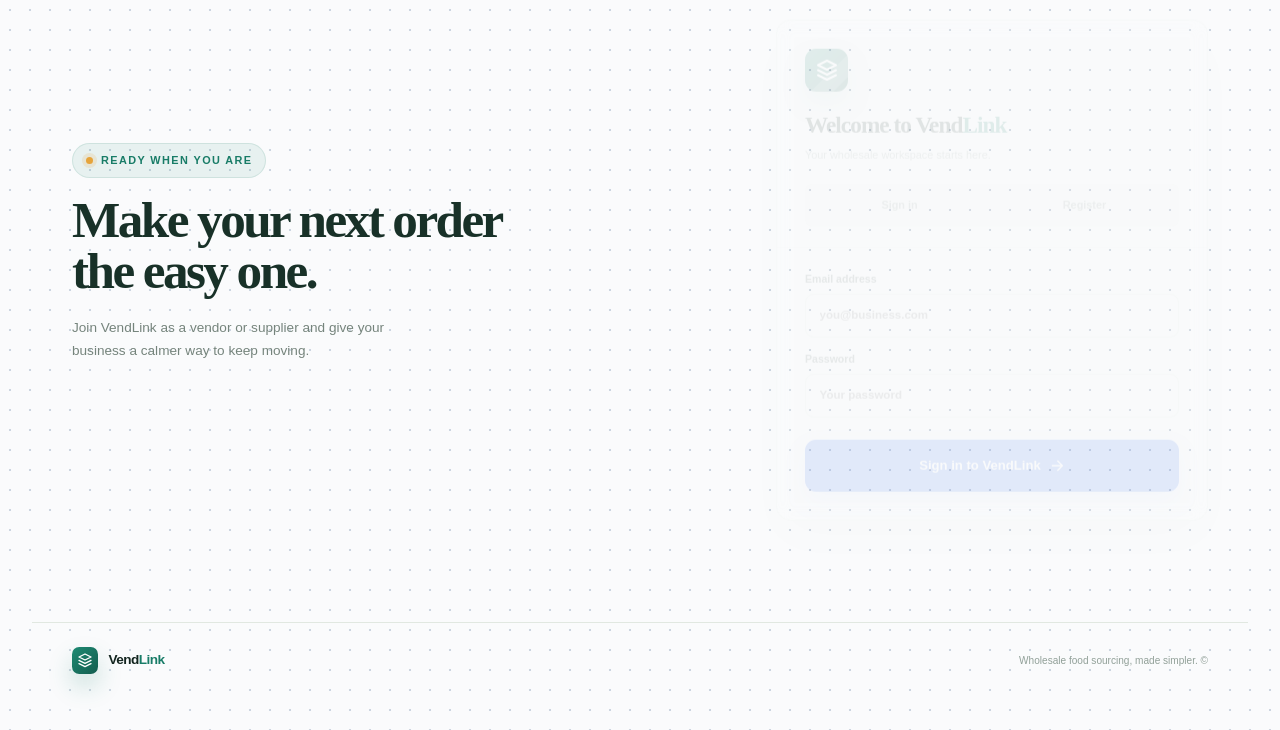
<file: supplier.html>
<!DOCTYPE html>
<html lang="en">
<head>
  <meta charset="UTF-8">
  <meta name="viewport" content="width=device-width, initial-scale=1.0">
  <title>Supplier Dashboard - VendLink</title>
  <link rel="stylesheet" href="assets/css/style.css">
  <script src="assets/js/lucide.min.js"></script>
</head>
<body class="role-supplier min-h-screen bg-slate-50 text-slate-900 font-sans antialiased">
  <div data-site-header></div>

  <!-- Single Centered Main Container -->
  <main class="page-shell max-w-7xl mx-auto px-4 sm:px-6 lg:px-8 py-8 space-y-8">
    
    <!-- Dashboard Header -->
    <div class="flex flex-col sm:flex-row sm:items-center justify-between gap-4">
      <div>
        <h1 class="text-2xl font-black text-slate-900 tracking-tight flex items-center gap-2.5">
          <div class="w-8 h-8 rounded-xl bg-blue-50 text-blue-600 flex items-center justify-center">
            <i data-lucide="layout-dashboard" class="w-4 h-4"></i>
          </div>
          Supplier Command Center
        </h1>
        <p class="text-sm text-slate-500 mt-1">Manage wholesale inventory, publish supplies, and process incoming vendor orders.</p>
      </div>

      <div>
        <button onclick="openAddModal()" class="px-4 py-2.5 bg-blue-600 hover:bg-blue-700 text-white font-bold text-xs rounded-xl shadow-md shadow-blue-500/20 transition flex items-center gap-2">
          <i data-lucide="plus-circle" class="w-4 h-4"></i> Add New Product
        </button>
      </div>
    </div>

    <!-- 2-Column Split Layout: Orders & Inventory -->
    <div class="grid grid-cols-1 lg:grid-cols-2 gap-6">
      
      <!-- Left Column: Incoming Orders -->
      <div class="bg-white rounded-2xl border border-slate-200/80 shadow-sm overflow-hidden flex flex-col">
        <div class="p-5 border-b border-slate-100 flex items-center justify-between">
          <div class="flex items-center gap-2">
            <i data-lucide="inbox" class="w-4 h-4 text-blue-600"></i>
            <h2 class="text-base font-bold text-slate-900">Incoming Vendor Orders</h2>
          </div>
          <button onclick="loadSupplierData()" class="text-xs font-semibold text-blue-600 hover:underline flex items-center gap-1">
            <i data-lucide="refresh-cw" class="w-3.5 h-3.5"></i> Refresh
          </button>
        </div>
        
        <div id="supplierOrdersList" class="p-5 space-y-3 flex-1 overflow-y-auto max-h-[500px]">
          <p class="text-center text-slate-400 text-xs py-8">Loading incoming orders...</p>
        </div>
      </div>

      <!-- Right Column: My Inventory Catalog -->
      <div class="bg-white rounded-2xl border border-slate-200/80 shadow-sm overflow-hidden flex flex-col">
        <div class="p-5 border-b border-slate-100 flex items-center justify-between">
          <div class="flex items-center gap-2">
            <i data-lucide="boxes" class="w-4 h-4 text-blue-600"></i>
            <h2 class="text-base font-bold text-slate-900">My Inventory Catalog</h2>
          </div>
          <span id="inventoryCountBadge" class="text-xs font-semibold px-2 py-0.5 bg-slate-100 text-slate-600 rounded-lg">0 items</span>
        </div>

        <div id="supplierProductList" class="p-5 space-y-3 flex-1 overflow-y-auto max-h-[500px]">
          <p class="text-center text-slate-400 text-xs py-8">Loading inventory...</p>
        </div>
      </div>

    </div>

    <!-- SALES & PRODUCT PERFORMANCE SECTION -->
    <section class="bg-white rounded-2xl border border-slate-200/80 shadow-sm p-6">
      <div class="flex items-center justify-between mb-5">
        <h3 class="text-base font-bold text-slate-900 flex items-center gap-2">
          <i data-lucide="bar-chart-2" class="w-4 h-4 text-blue-600"></i> Sales & Product Performance
        </h3>
        <button onclick="loadSupplierAnalytics()" class="text-xs font-semibold text-blue-600 hover:underline flex items-center gap-1">
          <i data-lucide="refresh-cw" class="w-3.5 h-3.5"></i> Refresh
        </button>
      </div>

      <!-- KPI Grid -->
      <div id="supplierKpiGrid" class="grid grid-cols-1 sm:grid-cols-2 lg:grid-cols-4 gap-4 mb-6">
        <!-- Populated via JS -->
      </div>

      <div class="grid grid-cols-1 lg:grid-cols-2 gap-6">
        <div>
          <h4 class="text-sm font-bold text-slate-800 mb-3">Product Sales Summary</h4>
          <div class="overflow-x-auto">
            <table class="w-full text-left border-collapse">
              <thead>
                <tr class="bg-slate-50/75 border-b border-slate-200/80 text-[11px] uppercase tracking-wider text-slate-500 font-bold">
                  <th class="py-3 px-4">Product</th>
                  <th class="py-3 px-4">Units Sold</th>
                  <th class="py-3 px-4">Revenue</th>
                  <th class="py-3 px-4">Buyers</th>
                  <th class="py-3 px-4">Stock</th>
                </tr>
              </thead>
              <tbody id="productPerformanceBody" class="divide-y divide-slate-100 text-sm">
                <tr><td colspan="5" class="py-8 text-center text-slate-400">Loading product performance...</td></tr>
              </tbody>
            </table>
          </div>
        </div>

        <div>
          <h4 class="text-sm font-bold text-slate-800 mb-3">Top Vendor Buyers</h4>
          <div id="topBuyersList" class="space-y-2 text-sm">
            <p class="text-slate-400">Loading top buyers...</p>
          </div>
        </div>
      </div>
    </section>

  </main>

  <div data-site-footer></div>

  <!-- ADD / EDIT PRODUCT MODAL -->
  <div id="addModal" class="supplier-modal-backdrop fixed inset-0 z-50 bg-slate-900/50 backdrop-blur-sm flex items-center justify-center p-4 hidden" role="dialog" aria-modal="true" aria-labelledby="modalTitle">
    <div class="supplier-product-modal bg-white rounded-2xl max-w-md w-full shadow-2xl border border-slate-100">
      
      <div class="supplier-modal-header flex items-center justify-between">
        <div class="flex items-center gap-2">
          <div class="w-8 h-8 rounded-lg bg-blue-50 text-blue-600 flex items-center justify-center">
            <i id="modalIcon" data-lucide="package-plus" class="w-4 h-4"></i>
          </div>
          <h3 id="modalTitle" class="text-base font-bold text-slate-900">List New Supply Product</h3>
        </div>
        <button type="button" onclick="closeAddModal()" class="text-slate-400 hover:text-slate-600 transition">
          <i data-lucide="x" class="w-5 h-5"></i>
        </button>
      </div>

      <form onsubmit="handleProductSubmit(event)" class="supplier-modal-form">
        <div class="supplier-modal-body space-y-4">
        <input type="hidden" id="prodId">
        
        <div>
          <label class="block text-xs font-bold text-slate-700 mb-1">Item Name</label>
          <input type="text" id="prodName" required placeholder="e.g. Organic Rice (25kg Sack)"
            class="w-full px-3.5 py-2.5 bg-slate-50 border border-slate-200 rounded-xl text-sm focus:bg-white focus:outline-none focus:ring-2 focus:ring-blue-600/20 focus:border-blue-600">
        </div>

        <div class="grid grid-cols-2 gap-3">
          <div>
            <label class="block text-xs font-bold text-slate-700 mb-1">Wholesale Price (₱)</label>
            <input type="number" step="0.01" id="prodPrice" required placeholder="1250.00"
              class="w-full px-3.5 py-2.5 bg-slate-50 border border-slate-200 rounded-xl text-sm focus:bg-white focus:outline-none focus:ring-2 focus:ring-blue-600/20 focus:border-blue-600">
          </div>
          <div>
            <label class="block text-xs font-bold text-slate-700 mb-1">Stock Quantity</label>
            <input type="number" id="prodStock" required placeholder="50"
              class="w-full px-3.5 py-2.5 bg-slate-50 border border-slate-200 rounded-xl text-sm focus:bg-white focus:outline-none focus:ring-2 focus:ring-blue-600/20 focus:border-blue-600">
          </div>
        </div>

        <div>
          <label class="block text-xs font-bold text-slate-700 mb-1">Category</label>
          <select id="prodCategory" class="w-full px-3.5 py-2.5 bg-slate-50 border border-slate-200 rounded-xl text-sm font-medium text-slate-700 focus:bg-white focus:outline-none focus:border-blue-600">
            <option value="Grains">Grains & Rice</option>
            <option value="Poultry">Poultry & Meat</option>
            <option value="Produce">Produce & Vegetables</option>
            <option value="Baking">Baking Essentials</option>
            <option value="Oils">Cooking Oils & Seasonings</option>
          </select>
        </div>

        <div>
          <label class="block text-xs font-bold text-slate-700 mb-1">Description <span class="font-normal text-slate-400">(optional)</span></label>
          <textarea id="prodDescription" rows="2" maxlength="2000" placeholder="Product details, packaging, unit weight, specifications..."
            class="w-full px-3.5 py-2.5 bg-slate-50 border border-slate-200 rounded-xl text-sm focus:bg-white focus:outline-none focus:ring-2 focus:ring-blue-600/20 focus:border-blue-600"></textarea>
        </div>

        <div>
          <label class="block text-xs font-bold text-slate-700 mb-1">Product Image</label>
          <div id="productDropzone" class="relative border-2 border-dashed border-slate-200 rounded-xl bg-slate-50 hover:bg-blue-50/50 hover:border-blue-300 transition cursor-pointer p-4 text-center">
            <input id="prodImageFile" type="file" accept="image/jpeg,image/png,image/webp" class="absolute inset-0 w-full h-full opacity-0 cursor-pointer">
            <div id="productImageEmpty" class="py-3"><i data-lucide="image-plus" class="w-8 h-8 mx-auto text-slate-300 mb-2"></i><p class="text-xs font-bold text-slate-600">Drop a product photo here or click to browse</p><p class="text-[11px] text-slate-400 mt-1">JPEG, PNG, or WebP up to 5MB</p></div>
            <div id="productImagePreviewWrap" class="hidden"><img id="productImagePreview" src="" alt="Selected product preview" class="mx-auto h-28 w-full object-cover rounded-lg"><p id="productImageName" class="text-xs font-semibold text-slate-600 mt-2 truncate"></p><button id="clearProductImage" type="button" class="relative z-10 mt-2 text-xs font-bold text-red-600 hover:underline">Remove image</button></div>
          </div>
          <p id="productUploadStatus" class="hidden text-xs mt-1.5"></p>
          <label class="block mt-3"><span class="block text-xs font-bold text-slate-700 mb-1">Or use an image URL</span><input id="prodImageUrl" type="url" placeholder="https://example.com/product.jpg" class="w-full px-3.5 py-2.5 bg-slate-50 border border-slate-200 rounded-xl text-sm focus:bg-white focus:outline-none focus:ring-2 focus:ring-blue-600/20 focus:border-blue-600"></label>
        </div>

        <div class="rounded-xl border border-slate-200 bg-slate-50/70 p-4 space-y-3">
          <label class="flex items-center gap-2 text-xs font-bold text-slate-700"><input id="prodHasVariants" type="checkbox" class="w-4 h-4 accent-blue-600"> This product has variants</label>
          <p class="text-[11px] text-slate-500">Add sizes, weights, packaging options, or other choices with their own price and stock.</p>
          <div id="variantEditor" class="hidden space-y-3">
            <div id="variantRows" class="space-y-2"></div>
            <button type="button" id="addVariantButton" class="text-xs font-bold text-blue-600 hover:text-blue-700 inline-flex items-center gap-1"><i data-lucide="plus" class="w-3.5 h-3.5"></i> Add variant</button>
          </div>
        </div>

        </div>

        <div class="supplier-modal-footer flex gap-3">
          <button type="button" onclick="closeAddModal()" class="flex-1 py-2.5 border border-slate-200 rounded-xl font-bold text-xs text-slate-600 hover:bg-slate-50 transition">
            Cancel
          </button>
          <button id="modalSubmitBtn" type="submit" class="flex-1 py-2.5 bg-blue-600 hover:bg-blue-700 text-white rounded-xl font-bold text-xs shadow-md shadow-blue-500/20 transition">
            Publish Product
          </button>
        </div>
      </form>
    </div>
  </div>

  <script src="assets/js/layout.js"></script>
  <script src="assets/js/api.js"></script>
  <script>
    const escapeHtml = value => String(value ?? '').replace(/[&<>'"]/g, character => ({ '&': '&amp;', '<': '&lt;', '>': '&gt;', "'": '&#39;', '"': '&quot;' }[character]));
    const safeProductImage = value => /^(https:\/\/|uploads\/products\/prod_[A-Za-z0-9_-]+\.(jpg|png|webp))$/i.test(String(value || '')) ? String(value) : '';
    let selectedProductImageFile = null;
    let productVariants = [];

    function renderVariantRows() {
      const container = document.getElementById('variantRows');
      if (!container) return;
      if (!productVariants.length) {
        container.innerHTML = '<p class="text-xs text-slate-400 py-2">No variants added yet.</p>';
        lucide.createIcons();
        return;
      }
      container.innerHTML = productVariants.map((variant, index) => `
        <div class="rounded-lg border border-slate-200 bg-white p-3 space-y-2" data-variant-index="${index}">
          <div class="flex items-center justify-between"><span class="text-[11px] font-black uppercase tracking-wider text-slate-500">Variant ${index + 1}</span><button type="button" data-remove-variant="${index}" class="text-xs font-bold text-red-600 hover:text-red-700">Remove</button></div>
          <div class="grid grid-cols-1 sm:grid-cols-2 gap-2">
            <input data-variant-field="name" maxlength="100" value="${escapeHtml(variant.name || '')}" placeholder="Name / label (e.g. 1kg)" class="w-full px-3 py-2 bg-slate-50 border border-slate-200 rounded-lg text-xs">
            <input data-variant-field="sku" maxlength="100" value="${escapeHtml(variant.sku || '')}" placeholder="SKU (e.g. RICE-1KG)" class="w-full px-3 py-2 bg-slate-50 border border-slate-200 rounded-lg text-xs">
            <input data-variant-field="price" type="number" min="0" step="0.01" value="${variant.price ?? ''}" placeholder="Variant price" class="w-full px-3 py-2 bg-slate-50 border border-slate-200 rounded-lg text-xs">
            <input data-variant-field="stockQuantity" type="number" min="0" step="1" value="${variant.stockQuantity ?? ''}" placeholder="Variant stock" class="w-full px-3 py-2 bg-slate-50 border border-slate-200 rounded-lg text-xs">
          </div>
          <input data-variant-field="imageUrl" value="${escapeHtml(variant.imageUrl || '')}" placeholder="Optional variant image URL" class="w-full px-3 py-2 bg-slate-50 border border-slate-200 rounded-lg text-xs">
        </div>`).join('');
      lucide.createIcons();
    }

    function collectProductVariants() {
      const rows = [...document.querySelectorAll('#variantRows [data-variant-index]')];
      const variants = rows.map(row => ({
        name: row.querySelector('[data-variant-field="name"]').value.trim(),
        sku: row.querySelector('[data-variant-field="sku"]').value.trim(),
        price: parseFloat(row.querySelector('[data-variant-field="price"]').value),
        stockQuantity: parseInt(row.querySelector('[data-variant-field="stockQuantity"]').value, 10),
        imageUrl: row.querySelector('[data-variant-field="imageUrl"]').value.trim()
      }));
      const names = variants.map(variant => variant.name.toLowerCase());
      const skus = variants.map(variant => variant.sku.toLowerCase());
      if (variants.some(variant => !variant.name || !variant.sku || !Number.isFinite(variant.price) || variant.price < 0 || !Number.isInteger(variant.stockQuantity) || variant.stockQuantity < 0)) {
        setProductUploadStatus('Each variant needs a unique name, SKU, valid price, and stock quantity.');
        return null;
      }
      if (new Set(names).size !== names.length || new Set(skus).size !== skus.length) {
        setProductUploadStatus('Variant names and SKUs must be unique.');
        return null;
      }
      return variants;
    }

    function setProductUploadStatus(message, type = 'error') {
      const status = document.getElementById('productUploadStatus');
      status.textContent = message;
      status.className = `text-xs mt-1.5 ${type === 'success' ? 'text-emerald-600' : 'text-red-600'}`;
      status.classList.remove('hidden');
    }

    function showProductImagePreview(file) {
      selectedProductImageFile = file;
      const preview = document.getElementById('productImagePreview');
      const empty = document.getElementById('productImageEmpty');
      const wrap = document.getElementById('productImagePreviewWrap');
      preview.src = URL.createObjectURL(file);
      document.getElementById('productImageName').textContent = file.name;
      empty.classList.add('hidden');
      wrap.classList.remove('hidden');
      setProductUploadStatus('Image ready to upload.', 'success');
    }

    function handleProductImage(file) {
      if (!file) return;
      if (!['image/jpeg', 'image/png', 'image/webp'].includes(file.type)) {
        setProductUploadStatus('Choose a JPEG, PNG, or WebP image.');
        return;
      }
      if (file.size > 5 * 1024 * 1024) {
        setProductUploadStatus('The image must be 5MB or smaller.');
        return;
      }
      showProductImagePreview(file);
    }

    async function uploadProductImage(file) {
      for (let attempt = 0; attempt < 2; attempt += 1) {
        const formData = new FormData();
        formData.append('image', file);
        const token = document.querySelector('meta[name="csrf-token"]')?.content || '';
        const response = await fetch('api/upload.php', { method: 'POST', credentials: 'same-origin', headers: { 'X-CSRF-Token': token }, body: formData });
        const result = await response.json();
        if (response.ok && result.url) return result.url;
        if (attempt === 0 && response.status === 403 && result.error === 'Invalid security token.') {
          const tokenResponse = await fetch('api/auth.php?action=csrf', { credentials: 'same-origin' });
          const tokenResult = await tokenResponse.json();
          if (tokenResponse.ok && tokenResult.csrfToken) {
            document.querySelector('meta[name="csrf-token"]')?.setAttribute('content', tokenResult.csrfToken);
            continue;
          }
        }
        throw new Error(result.error || 'Image upload failed.');
      }
      throw new Error('Image upload failed.');
    }

    function clearProductImage() {
      selectedProductImageFile = null;
      document.getElementById('prodImageFile').value = '';
      document.getElementById('productImagePreview').removeAttribute('src');
      document.getElementById('productImagePreviewWrap').classList.add('hidden');
      document.getElementById('productImageEmpty').classList.remove('hidden');
      document.getElementById('productUploadStatus').classList.add('hidden');
    }

    function resetAddProductForm() {
      document.querySelector('#addModal form').reset();
      clearProductImage();
      productVariants = [];
      document.getElementById('prodHasVariants').checked = false;
      document.getElementById('variantEditor').classList.add('hidden');
      renderVariantRows();
    }

    async function loadSupplierAnalytics() {
      try {
        const res = await API.get('api/analytics.php');
        if (!res.supplier) return;
        const { top, products, leaderboard } = res.supplier;

        const kpiGrid = document.getElementById('supplierKpiGrid');
        kpiGrid.innerHTML = `
          <div class="bg-white p-4 rounded-xl border border-slate-100 shadow-sm flex items-center gap-3">
            <div class="w-10 h-10 rounded-lg bg-blue-50 text-blue-600 flex items-center justify-center font-bold">
              <i data-lucide="box" class="w-5 h-5"></i>
            </div>
            <div>
              <div class="text-[11px] text-slate-400 font-bold uppercase">Total Units Sold</div>
              <div class="text-lg font-black text-slate-900">${Number(top.totalUnitsSold || 0)}</div>
            </div>
          </div>
          <div class="bg-white p-4 rounded-xl border border-slate-100 shadow-sm flex items-center gap-3">
            <div class="w-10 h-10 rounded-lg bg-emerald-50 text-emerald-600 flex items-center justify-center font-bold">
              <i data-lucide="dollar-sign" class="w-5 h-5"></i>
            </div>
            <div>
              <div class="text-[11px] text-slate-400 font-bold uppercase">Total Gross Revenue</div>
              <div class="text-lg font-black text-slate-900">₱${Number(top.totalRevenue || 0).toLocaleString('en-US', {minimumFractionDigits:2})}</div>
            </div>
          </div>
          <div class="bg-white p-4 rounded-xl border border-slate-100 shadow-sm flex items-center gap-3">
            <div class="w-10 h-10 rounded-lg bg-blue-50 text-blue-600 flex items-center justify-center font-bold">
              <i data-lucide="users" class="w-5 h-5"></i>
            </div>
            <div>
              <div class="text-[11px] text-slate-400 font-bold uppercase">Unique Buyers</div>
              <div class="text-lg font-black text-slate-900">${Number(top.totalUniqueBuyers || 0)}</div>
            </div>
          </div>
          <div class="bg-white p-4 rounded-xl border border-slate-100 shadow-sm flex items-center gap-3">
            <div class="w-10 h-10 rounded-lg bg-slate-50 text-slate-700 flex items-center justify-center font-bold">
              <i data-lucide="activity" class="w-5 h-5"></i>
            </div>
            <div>
              <div class="text-[11px] text-slate-400 font-bold uppercase">Average Order Size</div>
              <div class="text-lg font-black text-slate-900">${(top.totalOrders > 0 ? (Math.round((top.totalUnitsSold / top.totalOrders) * 100)/100) : 0)}</div>
            </div>
          </div>
        `;

        const tbody = document.getElementById('productPerformanceBody');
        if (!products || !products.length) {
          tbody.innerHTML = `<tr><td colspan="5" class="py-8 text-center text-slate-400">No sales data yet.</td></tr>`;
        } else {
          tbody.innerHTML = products.map(p => `
            <tr>
              <td class="py-3 px-4">
                <div class="font-bold text-slate-900">${escapeHtml(p.name)}</div>
                <div class="text-xs text-slate-400">${escapeHtml(p.category || '')}</div>
              </td>
              <td class="py-3 px-4 font-semibold">${Number(p.unitsSold || 0)}</td>
              <td class="py-3 px-4 font-black">₱${Number(p.totalEarned || 0).toLocaleString('en-US', {minimumFractionDigits:2})}</td>
              <td class="py-3 px-4">${Number(p.uniqueBuyersCount || 0)}</td>
              <td class="py-3 px-4 font-bold ${p.stockQuantity < 10 ? 'text-red-600' : 'text-slate-800'}">${Number(p.stockQuantity)}</td>
            </tr>
          `).join('');
        }

        const lb = document.getElementById('topBuyersList');
        if (!leaderboard || !leaderboard.length) {
          lb.innerHTML = `<p class="text-slate-400 text-xs py-4 text-center">No buyer data available yet.</p>`;
        } else {
          lb.innerHTML = leaderboard.map(v => `
            <div class="p-3 rounded-xl border border-slate-100 bg-slate-50/50 flex items-center justify-between">
              <div>
                <div class="font-bold text-slate-900 text-xs">${escapeHtml(v.vendorBusinessName || v.vendorName)}</div>
                <div class="text-[11px] text-slate-500">${escapeHtml(v.vendorName || '')}</div>
              </div>
              <div class="text-right">
                <div class="text-[11px] text-slate-400">Orders: <span class="font-bold text-slate-900">${v.ordersCount}</span></div>
                <div class="text-xs font-black text-slate-900">₱${Number(v.totalSpent || 0).toLocaleString('en-US', {minimumFractionDigits:2})}</div>
              </div>
            </div>
          `).join('');
        }

        lucide.createIcons();
      } catch (e) {
        console.error('Analytics load error:', e);
      }
    }

    async function loadSupplierData() {
      try {
        const orders = await API.get('api/orders.php');
        const orderContainer = document.getElementById('supplierOrdersList');
        if (!orders.length) {
          orderContainer.innerHTML = `
            <div class="py-12 text-center text-slate-400">
              <i data-lucide="clipboard-list" class="w-10 h-10 mx-auto text-slate-300 mb-2"></i>
              <p class="text-xs font-medium">No incoming orders received yet.</p>
            </div>
          `;
        } else {
          orderContainer.innerHTML = orders.map(o => `
            <div class="p-4 rounded-xl border border-slate-100 bg-slate-50/50 hover:bg-white hover:border-slate-200 transition space-y-2.5">
              <div class="flex items-center justify-between">
                <div>
                  <span class="font-black text-slate-900 text-sm">Order #${Number(o.supplierOrderNumber)}</span>
                  <span class="text-xs text-slate-500 font-medium ml-1.5">• ${escapeHtml(o.vendorBusinessName || o.vendorName)}</span>
                </div>
                <span class="px-2 py-0.5 text-[10px] font-bold uppercase rounded-lg tracking-wider ${
                  o.status === 'delivered' ? 'status-chip status-chip--success' :
                  o.status === 'confirmed' ? 'status-chip status-chip--info' :
                  o.status === 'cancelled' ? 'status-chip status-chip--danger' : 'status-chip status-chip--pending'
                }">${escapeHtml(o.status)}</span>
              </div>
              <div class="text-xs text-slate-600 font-medium">
                ${(o.items || []).map(it => `${Number(it.quantity)}x ${escapeHtml(it.name)}`).join(', ')}
              </div>
              <div class="flex items-center justify-between pt-1 border-t border-slate-200/50">
                <span class="text-xs font-black text-slate-900">₱${Number(o.totalAmount).toLocaleString('en-US', {minimumFractionDigits:2})}</span>
                <div class="flex gap-1.5">
                  ${o.status === 'pending' ? `
                    <button onclick="updateOrderStatus(${Number(o.id)}, 'confirmed')" class="px-2.5 py-1 bg-blue-600 hover:bg-blue-700 text-white font-bold text-[11px] rounded-lg transition">Confirm</button>
                    <button onclick="updateOrderStatus(${Number(o.id)}, 'cancelled')" class="px-2.5 py-1 bg-slate-200 hover:bg-red-50 hover:text-red-600 text-slate-700 font-bold text-[11px] rounded-lg transition">Decline</button>
                  ` : ''}
                  ${o.status === 'confirmed' ? `
                    <button onclick="updateOrderStatus(${Number(o.id)}, 'delivered')" class="px-2.5 py-1 bg-emerald-600 hover:bg-emerald-700 text-white font-bold text-[11px] rounded-lg transition">Mark Delivered</button>
                  ` : ''}
                </div>
              </div>
            </div>
          `).join('');
        }
      } catch (err) {
        console.error(err);
      }

      try {
        const products = await API.get('api/products.php');
        const prodContainer = document.getElementById('supplierProductList');
        document.getElementById('inventoryCountBadge').textContent = `${products.length} items`;
        
        if (!products.length) {
          prodContainer.innerHTML = `
            <div class="py-12 text-center text-slate-400">
              <i data-lucide="package-open" class="w-10 h-10 mx-auto text-slate-300 mb-2"></i>
              <p class="text-xs font-medium">No products listed. Click "Add New Product" to start selling.</p>
            </div>
          `;
        } else {
          prodContainer.innerHTML = products.map(p => `
            <div class="p-3.5 rounded-xl border border-slate-100 bg-slate-50/50 flex items-center justify-between hover:bg-white hover:border-slate-200 transition">
              <div class="flex items-center gap-3 min-w-0 flex-1">
                <div class="w-12 h-12 rounded-lg bg-white border border-slate-100 overflow-hidden flex items-center justify-center shrink-0">
                  ${safeProductImage(p.imageUrl) ? `<img src="${escapeHtml(safeProductImage(p.imageUrl))}" alt="${escapeHtml(p.name)}" class="w-full h-full object-cover">` : '<i data-lucide="package" class="w-5 h-5 text-slate-300"></i>'}
                </div>
                <div class="min-w-0">
                  <h4 class="font-bold text-slate-900 text-sm truncate">${escapeHtml(p.name)}</h4>
                  <div class="text-xs text-slate-500 mt-0.5">
                    <span class="font-semibold text-blue-600">₱${Number(p.price).toLocaleString('en-US', {minimumFractionDigits:2})}</span> • 
                    Stock: <span class="font-bold ${p.stockQuantity < 10 ? 'text-red-500' : 'text-slate-700'}">${Number(p.stockQuantity)} units</span>
                  </div>
                </div>
              </div>
              <div class="flex items-center gap-2 shrink-0 ml-2">
                <span class="px-2 py-0.5 text-[10px] font-bold uppercase rounded-lg ${p.status === 'approved' ? 'bg-emerald-50 text-emerald-700' : 'bg-amber-50 text-amber-700'}">
                  ${escapeHtml(p.status)}
                </span>
                <button type="button" onclick="openEditModal(${escapeHtml(JSON.stringify(p))})"
                  class="px-2.5 py-1.5 rounded-lg border border-slate-200 hover:border-blue-300 hover:bg-blue-50 text-slate-600 hover:text-blue-600 font-bold text-xs inline-flex items-center gap-1 transition shadow-sm" title="Edit Product">
                  <i data-lucide="pencil" class="w-3 h-3"></i>
                  <span>Edit</span>
                </button>
                <button type="button" onclick="deleteProduct(${Number(p.id)})"
                  class="px-2.5 py-1.5 rounded-lg border border-slate-200 hover:border-red-300 hover:bg-red-50 text-slate-600 hover:text-red-600 font-bold text-xs inline-flex items-center gap-1 transition shadow-sm" title="Delete Product">
                  <i data-lucide="trash-2" class="w-3 h-3"></i>
                  <span>Delete</span>
                </button>
              </div>
            </div>
          `).join('');
        }
        lucide.createIcons();
      } catch (err) {
        console.error(err);
      }
    }

    async function updateOrderStatus(orderId, status) {
      try {
        await API.put('api/orders.php', { orderId, status });
        await loadSupplierData();
        await loadSupplierAnalytics();
      } catch (error) {
        setProductUploadStatus(error.message || 'Order status could not be updated.');
      }
    }

    async function deleteProduct(productId) {
      if (!window.confirm('Delete this product? This action cannot be undone.')) return;

      try {
        await API.delete(`api/products.php?id=${encodeURIComponent(productId)}`);
        await loadSupplierData();
        await loadSupplierAnalytics();
      } catch (error) {
        setProductUploadStatus(error.message || 'Product could not be deleted.');
      }
    }

    function openAddModal() {
      document.getElementById('prodId').value = '';
      document.getElementById('modalTitle').textContent = 'List New Supply Product';
      document.getElementById('modalSubmitBtn').textContent = 'Publish Product';
      const icon = document.getElementById('modalIcon');
      if (icon) icon.dataset.lucide = 'package-plus';
      resetAddProductForm();
      document.getElementById('addModal').classList.remove('hidden');
      document.body.classList.add('modal-open');
      lucide.createIcons();
    }

    function openEditModal(product) {
      document.getElementById('prodId').value = product.id;
      document.getElementById('modalTitle').textContent = 'Edit Supply Product';
      document.getElementById('modalSubmitBtn').textContent = 'Save Changes';
      const icon = document.getElementById('modalIcon');
      if (icon) icon.dataset.lucide = 'pencil';

      document.getElementById('prodName').value = product.name || '';
      document.getElementById('prodPrice').value = Number(product.price) || '';
      document.getElementById('prodStock').value = Number(product.stockQuantity) || 0;
      document.getElementById('prodCategory').value = product.category || 'Grains';
      document.getElementById('prodDescription').value = product.description || '';
      document.getElementById('prodImageUrl').value = product.imageUrl || '';
      productVariants = Array.isArray(product.variants) ? product.variants.map(variant => ({ ...variant })) : [];
      document.getElementById('prodHasVariants').checked = productVariants.length > 0;
      document.getElementById('variantEditor').classList.toggle('hidden', productVariants.length === 0);
      renderVariantRows();

      selectedProductImageFile = null;
      document.getElementById('prodImageFile').value = '';

      const preview = document.getElementById('productImagePreview');
      const empty = document.getElementById('productImageEmpty');
      const wrap = document.getElementById('productImagePreviewWrap');
      const validImg = safeProductImage(product.imageUrl);
      if (validImg) {
        preview.src = validImg;
        document.getElementById('productImageName').textContent = 'Current Product Photo';
        empty.classList.add('hidden');
        wrap.classList.remove('hidden');
      } else {
        empty.classList.remove('hidden');
        wrap.classList.add('hidden');
      }

      document.getElementById('productUploadStatus').classList.add('hidden');
      document.getElementById('addModal').classList.remove('hidden');
      document.body.classList.add('modal-open');
      lucide.createIcons();
    }

    function closeAddModal() {
      document.getElementById('addModal').classList.add('hidden');
      document.body.classList.remove('modal-open');
      resetAddProductForm();
    }

    async function handleProductSubmit(e) {
      e.preventDefault();
      const submitButton = document.getElementById('modalSubmitBtn');
      const prodId = document.getElementById('prodId').value.trim();
      const isEditing = Boolean(prodId);

      submitButton.disabled = true;
      submitButton.textContent = isEditing ? 'Saving...' : 'Publishing...';
      try {
        let imageUrl = document.getElementById('prodImageUrl').value.trim();
        if (selectedProductImageFile) {
          setProductUploadStatus('Uploading image...', 'success');
          imageUrl = await uploadProductImage(selectedProductImageFile);
        }

        const payload = {
          name: document.getElementById('prodName').value.trim(),
          price: parseFloat(document.getElementById('prodPrice').value),
          stockQuantity: parseInt(document.getElementById('prodStock').value, 10),
          category: document.getElementById('prodCategory').value,
          description: document.getElementById('prodDescription').value.trim(),
          imageUrl,
          variants: document.getElementById('prodHasVariants').checked ? (collectProductVariants() || []) : []
        };

        if (document.getElementById('prodHasVariants').checked && !payload.variants.length) {
          throw new Error('Add at least one variant or turn off variants.');
        }

        if (isEditing) {
          payload.id = parseInt(prodId, 10);
          await API.put('api/products.php', payload);
        } else {
          await API.post('api/products.php', payload);
        }

        closeAddModal();
        await loadSupplierData();
        await loadSupplierAnalytics();

        // Toast feedback
        const toast = document.createElement('div');
        toast.className = 'fixed bottom-5 right-5 z-[60] w-[min(24rem,calc(100vw-2rem))] rounded-2xl bg-emerald-600 text-white p-4 shadow-2xl border border-emerald-500 flex items-start gap-3';
        toast.innerHTML = `
          <div class="w-8 h-8 rounded-xl bg-white/20 flex items-center justify-center shrink-0">
            <i data-lucide="check-circle-2" class="w-5 h-5 text-white"></i>
          </div>
          <div class="flex-1 min-w-0">
            <p class="font-bold text-sm">${isEditing ? 'Product Updated Successfully!' : 'Product Published!'}</p>
            <p class="text-xs text-emerald-100 mt-0.5">${escapeHtml(payload.name)} has been ${isEditing ? 'updated in' : 'added to'} your inventory.</p>
          </div>
        `;
        document.body.appendChild(toast);
        lucide.createIcons();
        setTimeout(() => toast.remove(), 3500);

      } catch (err) {
        setProductUploadStatus(err.message || 'Product could not be saved.');
      } finally {
        submitButton.disabled = false;
        submitButton.textContent = isEditing ? 'Save Changes' : 'Publish Product';
      }
    }

    document.addEventListener('DOMContentLoaded', async () => {
      document.getElementById('prodHasVariants').addEventListener('change', event => {
        document.getElementById('variantEditor').classList.toggle('hidden', !event.target.checked);
        if (event.target.checked && !productVariants.length) {
          productVariants = [{ name: '', sku: '', price: '', stockQuantity: '', imageUrl: '' }];
          renderVariantRows();
        }
      });
      document.getElementById('addVariantButton').addEventListener('click', () => {
        const variants = collectProductVariants();
        if (variants === null) return;
        productVariants = variants.concat({ name: '', sku: '', price: '', stockQuantity: '', imageUrl: '' });
        renderVariantRows();
      });
      document.getElementById('variantRows').addEventListener('click', event => {
        const removeButton = event.target.closest('[data-remove-variant]');
        if (!removeButton) return;
        productVariants = collectProductVariants() || productVariants;
        productVariants.splice(Number(removeButton.dataset.removeVariant), 1);
        renderVariantRows();
      });
      const dropzone = document.getElementById('productDropzone');
      const fileInput = document.getElementById('prodImageFile');
      fileInput.addEventListener('change', event => handleProductImage(event.target.files[0]));
      ['dragenter', 'dragover'].forEach(eventName => dropzone.addEventListener(eventName, event => { event.preventDefault(); dropzone.classList.add('border-blue-500', 'bg-blue-50'); }));
      ['dragleave', 'drop'].forEach(eventName => dropzone.addEventListener(eventName, event => { event.preventDefault(); dropzone.classList.remove('border-blue-500', 'bg-blue-50'); }));
      dropzone.addEventListener('drop', event => handleProductImage(event.dataTransfer.files[0]));
      document.getElementById('clearProductImage').addEventListener('click', event => { event.preventDefault(); event.stopPropagation(); clearProductImage(); });
      await loadSupplierData();
      await loadSupplierAnalytics();
      lucide.createIcons();
    });
  </script>

</body>
</html>
</file>
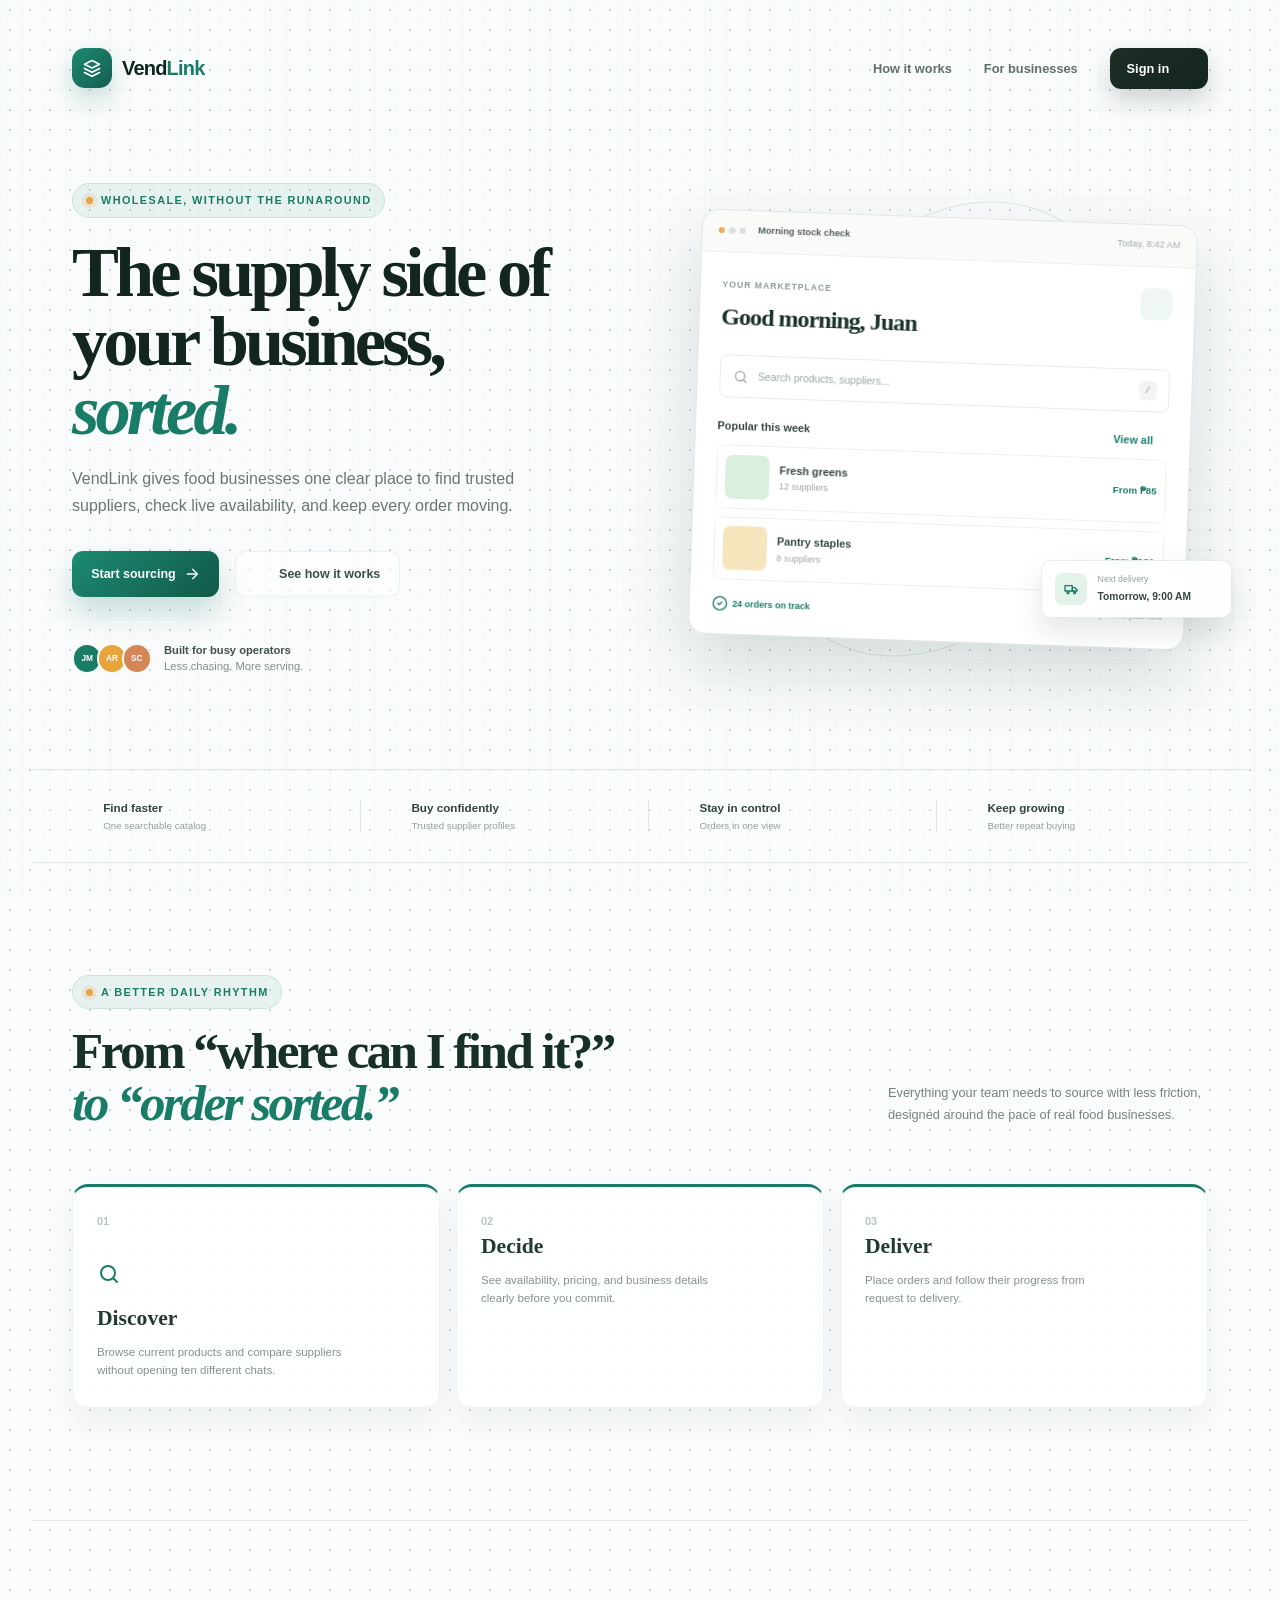
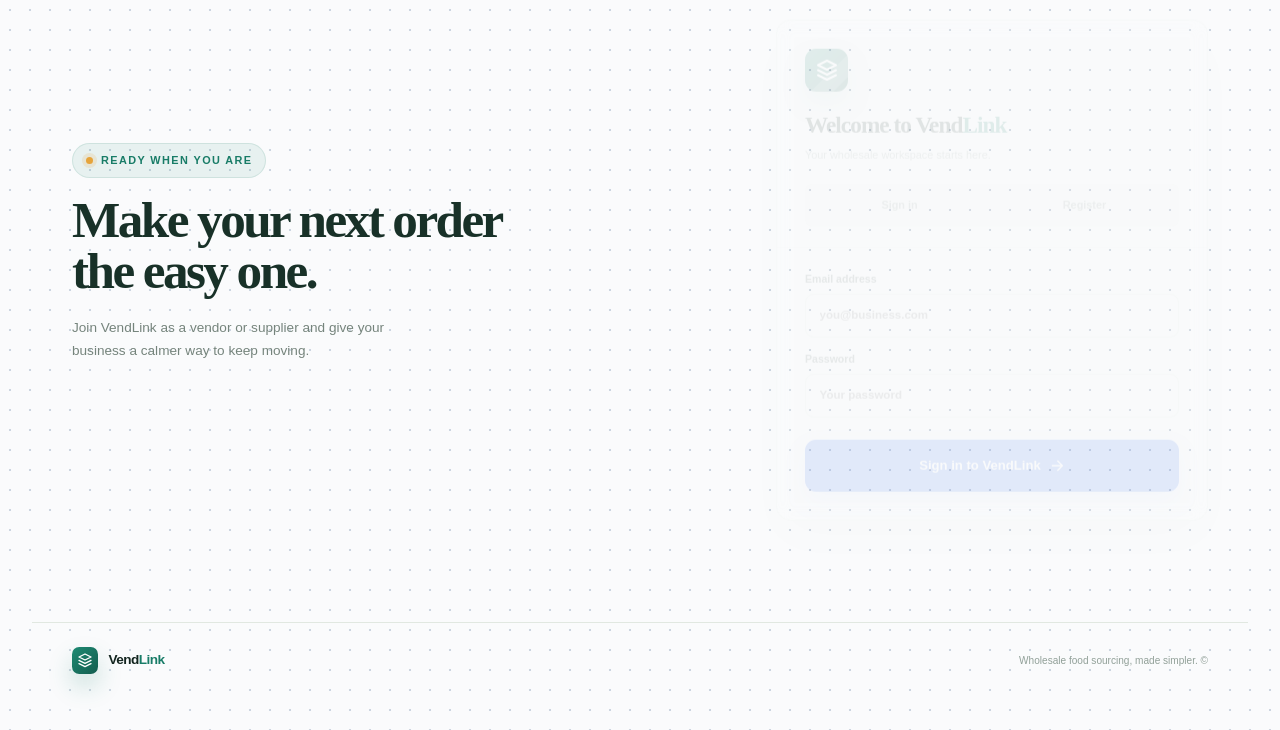
<file: vendor.html>
<!DOCTYPE html>
<html lang="en">
<head>
  <meta charset="UTF-8">
  <meta name="viewport" content="width=device-width, initial-scale=1.0">
  <title>Vendor Hub - VendLink</title>
  <link rel="stylesheet" href="assets/css/style.css">
  <script src="assets/js/lucide.min.js"></script>
</head>
<body class="role-vendor min-h-screen bg-slate-50 text-slate-900 font-sans antialiased">
  <div data-site-header></div>

  <!-- Main Container -->
  <main class="page-shell max-w-7xl mx-auto px-4 sm:px-6 lg:px-8 py-8 space-y-8">
    
    <!-- Top Header Banner -->
    <div class="flex flex-col sm:flex-row sm:items-center justify-between gap-4">
      <div>
        <h1 class="text-2xl font-black text-slate-900 tracking-tight flex items-center gap-2.5">
          <div class="w-9 h-9 rounded-xl bg-blue-50 text-blue-600 flex items-center justify-center shadow-sm">
            <i data-lucide="layout-dashboard" class="w-5 h-5"></i>
          </div>
          Vendor Hub
        </h1>
        <p class="text-sm text-slate-500 mt-1">Source wholesale food supplies, monitor deliveries, and review your purchasing analytics.</p>
      </div>

      <div class="flex items-center gap-2">
        <a href="marketplace.html" class="px-3.5 py-2 rounded-xl border border-slate-200 text-slate-700 bg-white hover:bg-slate-50 text-xs font-bold shadow-sm transition flex items-center gap-1.5">
          <i data-lucide="store" class="w-4 h-4 text-blue-600"></i> Full Marketplace
        </a>
        <a href="orders.html" class="px-3.5 py-2 rounded-xl bg-blue-600 hover:bg-blue-700 text-white text-xs font-bold shadow-md shadow-blue-500/20 transition flex items-center gap-1.5">
          <i data-lucide="shopping-bag" class="w-4 h-4"></i> My Orders
        </a>
      </div>
    </div>

    <!-- 4 Overview Metric KPI Cards -->
    <div class="grid grid-cols-1 sm:grid-cols-2 lg:grid-cols-4 gap-4">
      <!-- Total Orders -->
      <div class="bg-white p-5 rounded-2xl border border-slate-200/80 shadow-sm flex items-center gap-4">
        <div class="w-12 h-12 rounded-xl bg-blue-50 text-blue-600 flex items-center justify-center shrink-0">
          <i data-lucide="shopping-bag" class="w-6 h-6"></i>
        </div>
        <div>
          <div class="text-[11px] uppercase font-bold text-slate-400 tracking-wider">Total Orders</div>
          <div id="statTotalOrders" class="text-2xl font-black text-slate-900 mt-0.5">0</div>
        </div>
      </div>

      <!-- Pending Orders -->
      <div class="bg-white p-5 rounded-2xl border border-slate-200/80 shadow-sm flex items-center gap-4">
        <div class="w-12 h-12 rounded-xl bg-amber-50 text-amber-600 flex items-center justify-center shrink-0">
          <i data-lucide="clock" class="w-6 h-6"></i>
        </div>
        <div>
          <div class="text-[11px] uppercase font-bold text-slate-400 tracking-wider">Pending Orders</div>
          <div id="statPendingOrders" class="text-2xl font-black text-amber-600 mt-0.5">0</div>
        </div>
      </div>

      <!-- Total Spend -->
      <div class="bg-white p-5 rounded-2xl border border-slate-200/80 shadow-sm flex items-center gap-4">
        <div class="w-12 h-12 rounded-xl bg-emerald-50 text-emerald-600 flex items-center justify-center shrink-0">
          <i data-lucide="receipt" class="w-6 h-6"></i>
        </div>
        <div>
          <div class="text-[11px] uppercase font-bold text-slate-400 tracking-wider">Total Spend</div>
          <div id="statTotalSpend" class="text-2xl font-black text-slate-900 mt-0.5">₱0.00</div>
        </div>
      </div>

      <!-- Active Suppliers -->
      <div class="bg-white p-5 rounded-2xl border border-slate-200/80 shadow-sm flex items-center gap-4">
        <div class="w-12 h-12 rounded-xl bg-purple-50 text-purple-600 flex items-center justify-center shrink-0">
          <i data-lucide="users" class="w-6 h-6"></i>
        </div>
        <div>
          <div class="text-[11px] uppercase font-bold text-slate-400 tracking-wider">Active Suppliers</div>
          <div id="statActiveSuppliers" class="text-2xl font-black text-slate-900 mt-0.5">0</div>
        </div>
      </div>
    </div>

    <!-- Segmented Tab Navigation -->
    <div class="flex items-center justify-between flex-wrap gap-4 pt-2">
      <div class="vendor-tabs-nav">
        <button id="tabMarketplaceBtn" onclick="switchVendorTab('marketplace')" class="vendor-tab-btn vendor-tab-btn--active">
          <i data-lucide="store" class="w-4 h-4"></i> Browse Supplies
        </button>
        <button id="tabProcurementBtn" onclick="switchVendorTab('procurement')" class="vendor-tab-btn">
          <i data-lucide="pie-chart" class="w-4 h-4"></i> Sourcing Insights
        </button>
        <button id="tabOrdersBtn" onclick="switchVendorTab('orders')" class="vendor-tab-btn">
          <i data-lucide="package-check" class="w-4 h-4"></i> Order History & Deliveries
        </button>
      </div>

      <button onclick="loadVendorData()" class="text-xs font-bold text-slate-500 hover:text-blue-600 flex items-center gap-1.5 transition">
        <i data-lucide="refresh-cw" class="w-3.5 h-3.5"></i> Refresh Data
      </button>
    </div>

    <!-- SECTION 1: SUPPLIES CATALOG -->
    <section id="sectionMarketplace" class="space-y-6">
      <!-- Search & Filter Bar -->
      <div class="bg-white p-4 rounded-2xl border border-slate-200/80 shadow-sm space-y-4">
        <div class="flex flex-col md:flex-row items-stretch md:items-center justify-between gap-3">
          <!-- Live Search Input -->
          <div class="relative flex-1">
            <i data-lucide="search" class="w-4 h-4 text-slate-400 absolute left-3.5 top-3"></i>
            <input type="text" id="vendorSearchInput" placeholder="Search rice, eggs, poultry, flour, cooking oil, supplier name..."
              class="w-full pl-10 pr-4 py-2 bg-slate-50 border border-slate-200 rounded-xl text-sm focus:outline-none focus:bg-white focus:ring-2 focus:ring-blue-600/20 focus:border-blue-600 transition">
          </div>

          <!-- Sort Select -->
          <div class="flex items-center gap-2">
            <span class="text-xs font-bold text-slate-400 uppercase tracking-wider shrink-0">Sort:</span>
            <select id="vendorSortSelect" class="px-3 py-2 bg-slate-50 border border-slate-200 rounded-xl text-xs font-bold text-slate-700 focus:outline-none focus:bg-white">
              <option value="featured">Featured Supplies</option>
              <option value="price-asc">Price: Low to High</option>
              <option value="price-desc">Price: High to Low</option>
              <option value="stock-desc">Highest Stock</option>
            </select>
          </div>
        </div>

        <!-- Interactive Category Filter Pills -->
        <div class="flex items-center gap-2 overflow-x-auto pb-1" id="vendorCategoryPills">
          <!-- Injected via JS -->
        </div>
      </div>

      <!-- Section Title & Item Count -->
      <div class="flex items-center justify-between">
        <h2 class="text-base font-black text-slate-900 flex items-center gap-2">
          <span>Available Wholesale Supplies</span>
          <span id="vendorProductCount" class="text-xs font-bold px-2 py-0.5 rounded-lg bg-blue-50 text-blue-700">0 products</span>
        </h2>
      </div>

      <!-- Products Grid -->
      <div id="vendorProductGrid" class="grid grid-cols-1 sm:grid-cols-2 lg:grid-cols-3 xl:grid-cols-4 gap-6">
        <div class="col-span-full py-16 text-center text-slate-400">Loading wholesale inventory...</div>
      </div>
    </section>

    <!-- SECTION 2: PROCUREMENT INSIGHTS & ANALYTICS -->
    <section id="sectionProcurement" class="hidden space-y-6">
      <div class="bg-white rounded-2xl border border-slate-200/80 shadow-sm p-6">
        <div class="flex items-center justify-between mb-5">
          <div>
            <h3 class="text-base font-black text-slate-900 flex items-center gap-2">
              <i data-lucide="pie-chart" class="w-4 h-4 text-blue-600"></i> Purchase Volume & Sourcing Summary
            </h3>
            <p class="text-xs text-slate-500 mt-0.5">High-level overview of ingredients and quantities sourced through VendLink.</p>
          </div>
          <button onclick="loadVendorAnalytics()" class="text-xs font-bold text-blue-600 hover:underline flex items-center gap-1">
            <i data-lucide="refresh-cw" class="w-3.5 h-3.5"></i> Refresh
          </button>
        </div>

        <!-- KPI Grid -->
        <div id="vendorKpiGrid" class="grid grid-cols-1 sm:grid-cols-2 lg:grid-cols-4 gap-4 mb-6">
          <!-- Populated via loadVendorAnalytics() -->
        </div>

        <!-- Procurement Breakdown Table -->
        <div>
          <h4 class="text-sm font-bold text-slate-800 mb-3">Product Sourcing Breakdown</h4>
          <div class="overflow-x-auto rounded-xl border border-slate-100">
            <table class="w-full text-left border-collapse">
              <thead>
                <tr class="bg-slate-50 border-b border-slate-200/80 text-[11px] uppercase tracking-wider text-slate-500 font-bold">
                  <th class="py-3 px-4">Product Name</th>
                  <th class="py-3 px-4">Units Purchased</th>
                  <th class="py-3 px-4">Total Amount Spent</th>
                  <th class="py-3 px-4">Primary Supplier</th>
                  <th class="py-3 px-4">Last Purchase Date</th>
                </tr>
              </thead>
              <tbody id="vendorProcurementBody" class="divide-y divide-slate-100 text-sm">
                <tr><td colspan="5" class="py-8 text-center text-slate-400">Loading procurement summary...</td></tr>
              </tbody>
            </table>
          </div>
        </div>
      </div>
    </section>

    <!-- SECTION 3: ORDERS & DELIVERIES TABLE -->
    <section id="sectionOrders" class="hidden space-y-6">
      <div class="bg-white rounded-2xl border border-slate-200/80 shadow-sm overflow-hidden">
        <div class="p-5 border-b border-slate-100 flex flex-col sm:flex-row sm:items-center justify-between gap-3">
          <div>
            <h2 class="text-base font-black text-slate-900 flex items-center gap-2">
              <i data-lucide="package" class="w-4 h-4 text-blue-600"></i> Wholesale Order History
            </h2>
            <p class="text-xs text-slate-500 mt-0.5">Real-time status of wholesale orders placed with food distributors.</p>
          </div>
          <div class="flex items-center gap-3">
            <span id="vendorOrdersCountBadge" class="text-xs font-bold px-2.5 py-1 bg-slate-100 text-slate-600 rounded-lg">0 orders</span>
            <a href="orders.html" class="text-xs font-bold text-blue-600 hover:underline flex items-center gap-1">
              <span>Detailed Tracking View</span>
              <i data-lucide="external-link" class="w-3.5 h-3.5"></i>
            </a>
          </div>
        </div>

        <div class="overflow-x-auto">
          <table class="w-full text-left border-collapse">
            <thead>
              <tr class="bg-slate-50 border-b border-slate-200/80 text-[11px] uppercase tracking-wider text-slate-500 font-bold">
                <th class="py-3.5 px-5">Receipt #</th>
                <th class="py-3.5 px-5">Wholesale Supplier</th>
                <th class="py-3.5 px-5">Items & Quantities</th>
                <th class="py-3.5 px-5">Total Amount</th>
                <th class="py-3.5 px-5">Status</th>
                <th class="py-3.5 px-5 text-right">Action</th>
              </tr>
            </thead>
            <tbody id="vendorOrdersTableBody" class="divide-y divide-slate-100 text-sm">
              <tr><td colspan="6" class="py-8 text-center text-slate-400">Loading orders...</td></tr>
            </tbody>
          </table>
        </div>
      </div>
    </section>

  </main>

  <div data-site-footer></div>

  <!-- Wholesale Checkout Order Modal -->
  <div id="checkoutModal" class="fixed inset-0 z-50 flex items-center justify-center bg-slate-900/60 backdrop-blur-sm p-4 hidden" role="dialog" aria-modal="true">
    <div class="checkout-modal-panel bg-white rounded-2xl max-w-lg w-full p-6 sm:p-8 shadow-2xl border border-slate-100 max-h-[90vh] overflow-y-auto">
      <div class="flex items-start justify-between gap-4 mb-5">
        <div>
          <span class="inline-flex items-center gap-1 px-2.5 py-0.5 rounded-full text-[10px] font-extrabold uppercase tracking-wider bg-blue-100 text-blue-700">
            <i data-lucide="zap" class="w-3 h-3"></i> Instant Wholesale Order
          </span>
          <h3 id="modalProdName" class="text-lg font-black text-slate-900 mt-1.5"></h3>
          <p class="text-xs text-slate-500 mt-0.5">Supplied by <span id="modalSupplierName" class="font-bold text-slate-700"></span></p>
        </div>
        <button type="button" onclick="closeCheckoutModal()" class="p-2 text-slate-400 hover:text-slate-700 hover:bg-slate-100 rounded-xl transition">
          <i data-lucide="x" class="w-5 h-5"></i>
        </button>
      </div>

      <!-- Product Thumbnail & Quick Specs -->
      <div class="flex items-center gap-4 p-4 rounded-xl bg-slate-50 border border-slate-200/70 mb-5">
        <div class="w-16 h-16 rounded-xl bg-white overflow-hidden flex items-center justify-center shrink-0 border border-slate-200 shadow-sm">
          <img id="modalProductImage" src="" alt="" class="w-full h-full object-cover hidden">
          <i id="modalProductPlaceholder" data-lucide="package" class="w-7 h-7 text-slate-300"></i>
        </div>
        <div class="min-w-0 flex-1">
          <span id="modalCategory" class="inline-flex px-2 py-0.5 text-[10px] font-bold uppercase tracking-wider rounded-md bg-blue-100 text-blue-700"></span>
          <div class="flex items-baseline justify-between gap-2 mt-1">
            <div class="text-base font-black text-slate-900" id="modalUnitPrice">₱0.00</div>
            <div id="modalStock" class="text-xs font-bold text-emerald-600"></div>
          </div>
        </div>
      </div>

      <!-- Order Form -->
      <form onsubmit="handleCheckoutSubmit(event)" class="space-y-5">
        <input type="hidden" id="modalProdId">
        <input type="hidden" id="modalRawPrice">
        <input type="hidden" id="modalStockQuantity">
        <div id="variantSelector" class="hidden p-3.5 rounded-xl border border-blue-200 bg-blue-50/60">
          <label for="modalVariant" class="block text-xs font-bold text-slate-700 mb-1.5">Choose a variant <span class="text-red-500">*</span></label>
          <select id="modalVariant" class="w-full px-3 py-2.5 bg-white border border-slate-200 rounded-xl text-sm font-semibold text-slate-700" onchange="selectCheckoutVariant(this.value)"></select>
          <p id="variantSelectionError" class="hidden text-xs text-red-600 font-bold mt-1.5">Please select a variant.</p>
        </div>

        <!-- Step 1: Quantity -->
        <div>
          <label for="modalQuantity" class="block text-xs font-bold text-slate-700 mb-1.5">1. Order Quantity</label>
          <div class="flex items-center gap-2">
            <button type="button" onclick="updateQuantity(-1)" class="w-11 h-11 border border-slate-200 rounded-xl text-slate-600 hover:bg-slate-50 font-black text-lg transition">-</button>
            <input type="number" id="modalQuantity" min="1" value="1" required oninput="calculateTotal()"
              class="w-full h-11 text-center bg-slate-50 border border-slate-200 rounded-xl text-sm font-black text-slate-900 focus:bg-white focus:outline-none focus:ring-2 focus:ring-blue-600/20 focus:border-blue-600">
            <button type="button" onclick="updateQuantity(1)" class="w-11 h-11 bg-blue-600 text-white rounded-xl hover:bg-blue-700 font-black text-lg shadow-sm transition">+</button>
          </div>
          <div class="flex items-center justify-between text-xs mt-1.5">
            <span class="text-slate-400">Available: <strong id="modalStockHelper" class="text-slate-700">0 units</strong></span>
            <span id="quantityError" class="hidden text-red-600 font-bold">Quantity exceeds stock limit!</span>
          </div>
        </div>

        <!-- Step 2: Payment Method -->
        <div>
          <label class="block text-xs font-bold text-slate-700 mb-1.5">2. Payment Method</label>
          <div class="flex items-center justify-between gap-3 p-3.5 rounded-xl border border-blue-200 bg-blue-50/60">
            <div class="flex items-center gap-2.5">
              <i data-lucide="banknote" class="w-5 h-5 text-blue-600"></i>
              <div>
                <p class="text-xs font-black text-blue-950">Cash on Delivery (COD)</p>
                <p class="text-[11px] text-blue-700">Pay directly upon supply receipt at your location.</p>
              </div>
            </div>
            <span class="text-[10px] font-extrabold uppercase px-2 py-0.5 rounded-md bg-blue-600 text-white">Default</span>
          </div>
        </div>

        <!-- Step 3: Delivery Address -->
        <div>
          <label for="deliveryAddress" class="block text-xs font-bold text-slate-700 mb-1.5">3. Delivery Address</label>
          <textarea id="deliveryAddress" rows="2" required maxlength="1000" placeholder="Enter complete stall/store address, street name, and barangay"
            class="w-full px-3.5 py-2.5 bg-slate-50 border border-slate-200 rounded-xl text-sm text-slate-900 focus:bg-white focus:outline-none focus:ring-2 focus:ring-blue-600/20 focus:border-blue-600"></textarea>
        </div>

        <!-- Step 4: Special Instructions -->
        <div>
          <label for="deliveryNotes" class="block text-xs font-bold text-slate-700 mb-1.5">
            Special Instructions <span class="font-normal text-slate-400">(optional)</span>
          </label>
          <textarea id="deliveryNotes" rows="2" maxlength="1000" placeholder="e.g. Contact phone, landmark, preferred delivery window"
            class="w-full px-3.5 py-2.5 bg-slate-50 border border-slate-200 rounded-xl text-sm text-slate-900 focus:bg-white focus:outline-none focus:ring-2 focus:ring-blue-600/20 focus:border-blue-600"></textarea>
        </div>

        <!-- Price Summary Breakdown -->
        <div class="p-4 rounded-xl bg-slate-50 border border-slate-200/70 space-y-2 text-xs">
          <div class="flex justify-between text-slate-500 font-medium">
            <span>Subtotal</span>
            <span id="modalSubtotal" class="text-slate-800 font-bold">₱0.00</span>
          </div>
          <div class="flex justify-between text-slate-500 font-medium">
            <span>Wholesale Delivery Fee</span>
            <span id="modalDeliveryFee" class="text-slate-800 font-bold">₱150.00</span>
          </div>
          <div class="flex justify-between items-center pt-2 border-t border-slate-200/70 text-sm">
            <span class="font-bold text-slate-800">Grand Total</span>
            <span id="modalTotalPayable" class="text-xl font-black text-blue-600">₱0.00</span>
          </div>
        </div>

        <!-- Modal Actions -->
        <div class="flex gap-3 pt-2">
          <button type="button" onclick="closeCheckoutModal()" class="flex-1 py-3 border border-slate-200 text-slate-600 rounded-xl font-bold text-xs hover:bg-slate-50 transition">
            Cancel
          </button>
          <button id="checkoutSubmitButton" type="submit" class="flex-1 py-3 bg-blue-600 hover:bg-blue-700 text-white font-bold text-xs rounded-xl shadow-lg shadow-blue-500/25 transition flex items-center justify-center gap-2">
            <i data-lucide="check-circle" class="w-4 h-4"></i>
            <span>Confirm Checkout</span>
          </button>
        </div>
      </form>
    </div>
  </div>

  <script src="assets/js/layout.js"></script>
  <script src="assets/js/api.js"></script>
  <script src="assets/js/vendor.js?v=4"></script>
  <script>
    const escapeAnalyticsHtml = value => String(value ?? '').replace(/[&<>"']/g, c => ({
      '&': '&amp;', '<': '&lt;', '>': '&gt;', '"': '&quot;', "'": '&#39;'
    }[c]));

    async function loadVendorAnalytics() {
      try {
        const res = await API.get('api/analytics.php');
        if (!res || !res.vendor) return;

        const { top, items } = res.vendor;
        const kpi = document.getElementById('vendorKpiGrid');
        if (!kpi) return;

        kpi.innerHTML = `
          <div class="bg-white p-4 rounded-xl border border-slate-200/70 shadow-sm flex items-center gap-3">
            <div class="w-10 h-10 rounded-lg bg-blue-50 text-blue-600 flex items-center justify-center font-bold shrink-0">
              <i data-lucide="package" class="w-5 h-5"></i>
            </div>
            <div>
              <div class="text-[10px] text-slate-400 font-bold uppercase tracking-wider">Total Units Purchased</div>
              <div class="text-lg font-black text-slate-900">${Number(top.totalUnitsPurchased || 0).toLocaleString()}</div>
            </div>
          </div>
          <div class="bg-white p-4 rounded-xl border border-slate-200/70 shadow-sm flex items-center gap-3">
            <div class="w-10 h-10 rounded-lg bg-emerald-50 text-emerald-600 flex items-center justify-center font-bold shrink-0">
              <i data-lucide="wallet" class="w-5 h-5"></i>
            </div>
            <div>
              <div class="text-[10px] text-slate-400 font-bold uppercase tracking-wider">Procurement Spend</div>
              <div class="text-lg font-black text-slate-900">₱${Number(top.totalProcurementSpend || 0).toLocaleString('en-US', {minimumFractionDigits:2})}</div>
            </div>
          </div>
          <div class="bg-white p-4 rounded-xl border border-slate-200/70 shadow-sm flex items-center gap-3">
            <div class="w-10 h-10 rounded-lg bg-amber-50 text-amber-600 flex items-center justify-center font-bold shrink-0">
              <i data-lucide="truck" class="w-5 h-5"></i>
            </div>
            <div>
              <div class="text-[10px] text-slate-400 font-bold uppercase tracking-wider">Completed Deliveries</div>
              <div class="text-lg font-black text-slate-900">${Number(top.totalCompletedDeliveries || 0)}</div>
            </div>
          </div>
          <div class="bg-white p-4 rounded-xl border border-slate-200/70 shadow-sm flex items-center gap-3">
            <div class="w-10 h-10 rounded-lg bg-purple-50 text-purple-600 flex items-center justify-center font-bold shrink-0">
              <i data-lucide="users" class="w-5 h-5"></i>
            </div>
            <div>
              <div class="text-[10px] text-slate-400 font-bold uppercase tracking-wider">Active Suppliers</div>
              <div class="text-lg font-black text-slate-900">${Number(top.activeSuppliers || 0)}</div>
            </div>
          </div>
        `;

        const tbody = document.getElementById('vendorProcurementBody');
        if (!tbody) return;

        if (!items || !items.length) {
          tbody.innerHTML = `<tr><td colspan="5" class="py-8 text-center text-slate-400">No purchase history recorded yet.</td></tr>`;
        } else {
          tbody.innerHTML = items.map(it => `
            <tr class="hover:bg-slate-50/70 transition">
              <td class="py-3 px-4">
                <div class="font-bold text-slate-900">${escapeAnalyticsHtml(it.name)}</div>
                <div class="text-xs text-slate-400">${escapeAnalyticsHtml(it.category || 'Supplies')}</div>
              </td>
              <td class="py-3 px-4 font-semibold text-slate-800">${Number(it.totalQuantityPurchased || 0)} units</td>
              <td class="py-3 px-4 font-black text-slate-900">₱${Number(it.totalSpent || 0).toLocaleString('en-US', {minimumFractionDigits:2})}</td>
              <td class="py-3 px-4 text-slate-700 font-medium">${escapeAnalyticsHtml(it.supplierName || 'Verified Supplier')}</td>
              <td class="py-3 px-4 text-xs text-slate-500">${it.lastPurchasedAt ? new Date(it.lastPurchasedAt).toLocaleDateString('en-US', {month:'short', day:'numeric', year:'numeric'}) : '-'}</td>
            </tr>
          `).join('');
        }

        lucide.createIcons();
      } catch (e) {
        console.error('Vendor analytics load error:', e);
      }
    }

    document.addEventListener('DOMContentLoaded', () => {
      loadVendorAnalytics();
      lucide.createIcons();
    });
  </script>
</body>
</html>
</file>
<file: assets/css/style.css>
/*
   VendLink Offline Styling
   Compatible with the existing PHP/HTML/JS structure.
*/

:root {
  --primary: #2563eb;
  --primary-hover: #1d4ed8;
  --primary-soft: #eff6ff;
  --bg-slate: #f8fafc;
  --bg-soft: #f1f5f9;
  --surface: #ffffff;
  --surface-alt: #f8fafc;
  --text: #0f172a;
  --text-strong: #1e293b;
  --text-muted: #64748b;
  --text-soft: #94a3b8;
  --border: #e2e8f0;
  --border-soft: #f1f5f9;
  --success: #10b981;
  --success-soft: #d1fae5;
  --success-text: #065f46;
  --warning: #f59e0b;
  --warning-soft: #fef3c7;
  --warning-text: #92400e;
  --danger: #ef4444;
  --danger-soft: #fee2e2;
  --danger-text: #991b1b;
  --shadow-sm: 0 1px 2px 0 rgba(15, 23, 42, 0.05);
  --shadow-md: 0 10px 20px rgba(15, 23, 42, 0.08);
  --shadow-xl: 0 20px 40px rgba(15, 23, 42, 0.12);
  --shadow-2xl: 0 30px 70px rgba(15, 23, 42, 0.18);
}

* { box-sizing: border-box; }
html { scroll-behavior: smooth; }
body {
  margin: 0;
  background:
    radial-gradient(circle at 0 0, rgba(37, 99, 235, 0.07), transparent 28rem),
    linear-gradient(180deg, #f8fbff 0%, var(--bg-slate) 42%, #f1f5f9 100%);
  color: var(--text);
  font-family: -apple-system, BlinkMacSystemFont, "Segoe UI", Roboto, Helvetica, Arial, sans-serif;
  line-height: 1.5;
  -webkit-font-smoothing: antialiased;
  text-rendering: optimizeLegibility;
}

.site-header {
  border-color: rgba(226, 232, 240, 0.8);
  box-shadow: 0 8px 28px rgba(15, 23, 42, 0.06);
}
.site-brand { transition: transform .2s ease; }
.site-brand:hover { transform: translateY(-1px); }
.site-brand-mark { transition: transform .2s ease, box-shadow .2s ease; }
.site-brand:hover .site-brand-mark { transform: rotate(-4deg) scale(1.04); box-shadow: 0 10px 22px rgba(37, 99, 235, .25); }
.nav-link { position: relative; border-radius: .7rem; transition: color .2s ease, background-color .2s ease, transform .2s ease; }
.nav-link:hover { color: var(--primary); background: var(--primary-soft); transform: translateY(-1px); }
.nav-link.active { color: var(--primary); background: var(--primary-soft); }
.nav-link.active::after { content: ''; position: absolute; right: .75rem; bottom: .35rem; left: .75rem; height: 2px; border-radius: 2px; background: var(--primary); }

.auth-page {
  display: flex;
  flex-direction: column;
  justify-content: center;
  min-height: 100vh;
  padding: 3rem 1.5rem 1.25rem;
  background-color: #eef4f8;
  background-image: linear-gradient(rgba(37, 99, 235, 0.07) 1px, transparent 1px), linear-gradient(90deg, rgba(37, 99, 235, 0.07) 1px, transparent 1px), radial-gradient(circle at 15% 15%, rgba(245, 158, 11, 0.2), transparent 28rem), radial-gradient(circle at 85% 85%, rgba(37, 99, 235, 0.16), transparent 32rem);
  background-size: 2rem 2rem, 2rem 2rem, auto, auto;
}

.auth-layout {
  display: grid;
  grid-template-columns: minmax(0, 1fr) minmax(20rem, 28rem);
  align-items: center;
  gap: clamp(3rem, 8vw, 8rem);
  width: 100%;
  max-width: 70rem;
  margin: auto;
}
.auth-intro { max-width: 34rem; padding: 1rem 0; }
.auth-intro-kicker {
  display: inline-flex;
  align-items: center;
  gap: 0.5rem;
  color: var(--primary-hover);
  font-size: 0.75rem;
  font-weight: 800;
  letter-spacing: 0.08em;
  text-transform: uppercase;
}
.auth-intro-dot { width: 0.5rem; height: 0.5rem; background: #f59e0b; border-radius: 50%; box-shadow: 0 0 0 0.25rem rgba(245, 158, 11, 0.15); }
.auth-intro h1 { margin: 1.25rem 0 1rem; color: var(--text); font-size: clamp(2.75rem, 5vw, 4.5rem); font-weight: 900; line-height: 0.98; letter-spacing: -0.04em; }
.auth-intro h1 span { color: var(--primary); }
.auth-intro > p { max-width: 31rem; margin: 0; color: var(--text-muted); font-size: 1.0625rem; line-height: 1.65; }
.auth-benefits { display: grid; gap: 1rem; margin-top: 2.25rem; }
.auth-benefits > div { display: flex; align-items: center; gap: 0.75rem; }
.auth-benefit-icon { display: inline-flex; align-items: center; justify-content: center; width: 2.25rem; height: 2.25rem; flex-shrink: 0; color: var(--primary); background: rgba(255, 255, 255, 0.8); border: 1px solid rgba(226, 232, 240, 0.9); border-radius: 0.75rem; box-shadow: var(--shadow-sm); }
.auth-benefits strong, .auth-benefits small { display: block; }
.auth-benefits strong { color: var(--text-strong); font-size: 0.875rem; }
.auth-benefits small { margin-top: 0.125rem; color: var(--text-muted); font-size: 0.75rem; }

body[data-site-background="ocean"] { background-color: #e8f3fb; background-image: linear-gradient(rgba(14, 116, 144, 0.08) 1px, transparent 1px), linear-gradient(90deg, rgba(14, 116, 144, 0.08) 1px, transparent 1px), radial-gradient(circle at 20% 10%, rgba(14, 165, 233, 0.2), transparent 30rem), radial-gradient(circle at 85% 90%, rgba(37, 99, 235, 0.16), transparent 32rem); background-size: 2rem 2rem, 2rem 2rem, auto, auto; }
body[data-site-background="meadow"] { background-color: #edf7f1; background-image: linear-gradient(rgba(5, 150, 105, 0.07) 1px, transparent 1px), linear-gradient(90deg, rgba(5, 150, 105, 0.07) 1px, transparent 1px), radial-gradient(circle at 15% 15%, rgba(34, 197, 94, 0.18), transparent 28rem), radial-gradient(circle at 85% 85%, rgba(16, 185, 129, 0.14), transparent 32rem); background-size: 2rem 2rem, 2rem 2rem, auto, auto; }
body[data-site-background="sunset"] { background-color: #fff4e8; background-image: linear-gradient(rgba(217, 119, 6, 0.07) 1px, transparent 1px), linear-gradient(90deg, rgba(217, 119, 6, 0.07) 1px, transparent 1px), radial-gradient(circle at 15% 15%, rgba(245, 158, 11, 0.2), transparent 28rem), radial-gradient(circle at 85% 85%, rgba(239, 68, 68, 0.12), transparent 32rem); background-size: 2rem 2rem, 2rem 2rem, auto, auto; }

.auth-card { box-shadow: 0 24px 60px rgba(15, 23, 42, 0.14); animation: page-enter 0.45s ease both; }
.auth-card button[type="submit"] { transition: transform 0.2s ease, box-shadow 0.2s ease, background-color 0.15s ease; }
.auth-card button[type="submit"]:hover { transform: translateY(-2px); box-shadow: 0 14px 24px rgba(37, 99, 235, 0.25); }
.auth-card-header { border-bottom: 1px solid #f1f5f9; }
.auth-logo { position: relative; overflow: hidden; }
.auth-logo::after { content: ''; position: absolute; width: 4rem; height: 1rem; right: -1.25rem; bottom: 0.4rem; background: rgba(255, 255, 255, 0.2); transform: rotate(-45deg); }
.auth-subtitle { max-width: 18rem; margin-left: auto; margin-right: auto; line-height: 1.4; }

.role-vendor {
  --primary: #2563eb;
  --primary-hover: #1d4ed8;
  --primary-soft: #eff6ff;
}

.role-supplier {
  --primary: #059669;
  --primary-hover: #047857;
  --primary-soft: #ecfdf5;
}

.role-admin {
  --primary: #d97706;
  --primary-hover: #b45309;
  --primary-soft: #fffbeb;
}

.role-vendor .page-shell { border-top: 4px solid #2563eb; }
.role-supplier .page-shell { border-top: 4px solid #059669; }
.role-admin .page-shell { border-top: 4px solid #d97706; }
.role-admin .marketplace-overview,
.role-admin .marketplace-summary { display: none; }

.role-vendor {
  background:
    radial-gradient(circle at top left, rgba(37, 99, 235, 0.12), transparent 20%),
    radial-gradient(circle at bottom right, rgba(16, 185, 129, 0.08), transparent 22%),
    #f5f7fb;
}

.page-shell {
  margin-top: 2rem;
  margin-bottom: 2rem;
  background: rgba(255, 255, 255, 0.9);
  border: 1px solid rgba(226, 232, 240, 0.9);
  border-radius: 1.4rem;
  box-shadow: 0 22px 55px rgba(15, 23, 42, 0.08);
  backdrop-filter: blur(10px);
  animation: page-enter 0.45s ease both;
}

.vendor-hero {
  display: flex;
  align-items: center;
  justify-content: space-between;
  gap: 1rem;
  padding: 1.25rem 1.5rem 0.25rem;
}

.vendor-kicker {
  margin: 0;
  color: #2563eb;
  font-size: .7rem;
  font-weight: 800;
  letter-spacing: .14em;
  text-transform: uppercase;
}

.vendor-title {
  margin: .35rem 0 0;
  color: #0f172a;
  font-size: clamp(2rem, 4vw, 2.8rem);
  letter-spacing: -.05em;
  line-height: 1.05;
}

.vendor-badge {
  display: inline-flex;
  align-items: center;
  gap: .45rem;
  padding: .7rem 1rem;
  color: #0f766e;
  background: linear-gradient(135deg, #ecfdf5, #dff7eb);
  border: 1px solid rgba(16, 185, 129, 0.15);
  border-radius: 999px;
  font-size: .72rem;
  font-weight: 800;
  box-shadow: 0 8px 18px rgba(16, 185, 129, 0.12);
}

.vendor-overview-grid {
  display: grid;
  grid-template-columns: repeat(3, minmax(0, 1fr));
  gap: 1.1rem;
}

.vendor-stat-card {
  display: flex;
  align-items: center;
  gap: 1rem;
  min-height: 122px;
  padding: 1.1rem 1.2rem;
  background: rgba(255,255,255,0.9);
  border: 1px solid rgba(226,232,240,0.8);
  border-radius: 1.2rem;
  box-shadow: 0 12px 24px rgba(15,23,42,0.04);
}

.vendor-stat-card--blue .vendor-stat-icon { background: linear-gradient(135deg, #dbeafe, #eff6ff); color: #2563eb; }
.vendor-stat-card--amber .vendor-stat-icon { background: linear-gradient(135deg, #fef3c7, #fffbeb); color: #d97706; }
.vendor-stat-card--green .vendor-stat-icon { background: linear-gradient(135deg, #d1fae5, #ecfdf5); color: #059669; }

.vendor-stat-icon {
  display: flex;
  align-items: center;
  justify-content: center;
  width: 3.2rem;
  height: 3.2rem;
  border-radius: 1rem;
  flex-shrink: 0;
}

.vendor-stat-label {
  color: #64748b;
  font-size: .68rem;
  font-weight: 800;
  letter-spacing: .11em;
  text-transform: uppercase;
}

.vendor-stat-value {
  margin-top: .35rem;
  color: #0f172a;
  font-size: clamp(1.6rem, 2vw, 2.2rem);
  font-weight: 900;
  letter-spacing: -.05em;
}

.vendor-tabs {
  display: flex;
  align-items: center;
  gap: .5rem;
  padding: .35rem;
  background: #f8fafc;
  border: 1px solid #e2e8f0;
  border-radius: 1rem;
}

.vendor-tab-btn {
  display: inline-flex;
  align-items: center;
  justify-content: center;
  gap: .45rem;
  min-height: 2.9rem;
  padding: .75rem 1rem;
  border: 0;
  border-radius: .8rem;
  background: transparent;
  color: #64748b;
  font-size: .78rem;
  font-weight: 800;
  transition: all .2s ease;
}

.vendor-tab-btn--active {
  background: linear-gradient(135deg, #eff6ff, #e0f2fe);
  color: #2563eb;
  box-shadow: inset 0 0 0 1px rgba(37,99,235,0.05);
}

.vendor-filter-bar {
  display: flex;
  align-items: center;
  justify-content: space-between;
  gap: .9rem;
  margin-bottom: 1.4rem;
}

.vendor-search-wrap {
  position: relative;
  width: min(100%, 22rem);
}

.vendor-search-wrap svg {
  position: absolute;
  left: .95rem;
  top: 50%;
  color: #94a3b8;
  transform: translateY(-50%);
}

.vendor-search-input,
.vendor-category-filter {
  width: 100%;
  min-height: 2.9rem;
  padding: .8rem .9rem .8rem 2.6rem;
  background: rgba(255,255,255,0.86);
  border: 1px solid #e2e8f0;
  border-radius: .9rem;
  color: #0f172a;
  font-size: .82rem;
  box-shadow: 0 8px 18px rgba(15,23,42,0.02);
}

.vendor-category-filter {
  width: auto;
  min-width: 12.5rem;
  padding-left: .9rem;
}

.vendor-panel {
  background: rgba(255,255,255,0.9);
  border: 1px solid rgba(226,232,240,0.8);
  border-radius: 1.2rem;
  box-shadow: 0 10px 26px rgba(15,23,42,0.04);
}

.vendor-panel--wide {
  padding: 1.35rem;
}

.vendor-panel--table {
  overflow: hidden;
}

.vendor-section-header {
  display: flex;
  align-items: center;
  justify-content: space-between;
  gap: 1rem;
  margin-bottom: 1.2rem;
}

.vendor-section-header h3,
.vendor-section-header h2 {
  display: inline-flex;
  align-items: center;
  gap: .5rem;
  margin: 0;
  color: #0f172a;
  font-size: 1rem;
  font-weight: 800;
}

.vendor-section-header h3 svg,
.vendor-section-header h2 svg {
  color: #2563eb;
}

.vendor-refresh-btn {
  display: inline-flex;
  align-items: center;
  gap: .35rem;
  border: 0;
  background: transparent;
  color: #2563eb;
  font-size: .72rem;
  font-weight: 800;
}

.vendor-kpi-grid {
  display: grid;
  grid-template-columns: repeat(4, minmax(0, 1fr));
  gap: .9rem;
  margin-bottom: 1.5rem;
}

.vendor-kpi-grid > div {
  display: flex;
  align-items: center;
  gap: .8rem;
  padding: .9rem;
  background: linear-gradient(180deg, #fff, #f8fafc);
  border: 1px solid #edf2f7;
  border-radius: 1rem;
}

.vendor-kpi-grid .text-\[11px\] {
  letter-spacing: .08em;
}

.vendor-kpi-grid .text-lg {
  line-height: 1.2;
}

@media (max-width: 900px) {
  .vendor-overview-grid { grid-template-columns: 1fr; }
  .vendor-kpi-grid { grid-template-columns: repeat(2, minmax(0, 1fr)); }
}

@media (max-width: 640px) {
  .vendor-hero,
  .vendor-filter-bar,
  .vendor-section-header {
    flex-direction: column;
    align-items: flex-start;
  }

  .vendor-badge {
    width: 100%;
    justify-content: center;
  }

  .vendor-filter-bar,
  .vendor-search-wrap,
  .vendor-category-filter {
    width: 100%;
  }

  .vendor-kpi-grid {
    grid-template-columns: 1fr;
  }
}

.page-shell > * { animation: content-enter 0.45s ease both; }
.page-shell > *:nth-child(2) { animation-delay: 0.06s; }
.page-shell > *:nth-child(3) { animation-delay: 0.12s; }
.page-shell .overview-stat-card,
.page-shell .summary-stat,
.page-shell .bg-white.rounded-2xl { transition: transform 0.2s ease, box-shadow 0.2s ease; }
.page-shell .overview-stat-card:hover,
.page-shell .summary-stat:hover,
.page-shell .bg-white.rounded-2xl:hover { transform: translateY(-3px); box-shadow: var(--shadow-md); }

.site-footer { padding: 0 1.5rem 1.5rem; }
.site-footer-inner { display: flex; align-items: center; justify-content: space-between; gap: 1.5rem; width: 100%; max-width: 80rem; margin: 0 auto; padding: 1.25rem 0 0; border-top: 1px solid rgba(148, 163, 184, 0.25); }
.site-footer-brand, .site-footer-meta { display: flex; align-items: center; gap: 0.625rem; }
.site-footer-mark { display: inline-flex; align-items: center; justify-content: center; width: 2rem; height: 2rem; color: var(--primary); background: var(--primary-soft); border-radius: 0.625rem; }
.site-footer-brand strong { color: var(--text-strong); font-size: 0.875rem; }
.site-footer-brand strong span { color: var(--primary); }
.site-footer-brand p { margin: 0.125rem 0 0; color: var(--text-muted); font-size: 0.6875rem; }
.site-footer-meta { color: var(--text-muted); font-size: 0.6875rem; }
.auth-footer { display: flex; justify-content: center; gap: 1.5rem; flex-wrap: wrap; padding-top: 2rem; color: var(--text-muted); font-size: 0.6875rem; }

@keyframes page-enter { from { opacity: 0; transform: translateY(0.75rem); } to { opacity: 1; transform: translateY(0); } }
@keyframes content-enter { from { opacity: 0; transform: translateY(0.5rem); } to { opacity: 1; transform: translateY(0); } }

a { color: inherit; text-decoration: none; }
img { display: block; max-width: 100%; }
svg { display: block; }
button, input, select, textarea { font: inherit; }
button { cursor: pointer; }

.hidden { display: none !important; }
.block { display: block; }
.inline-block { display: inline-block; }
.flex { display: flex; }
.inline-flex { display: inline-flex; }
.grid { display: grid; }
.table { display: table; width: 100%; border-collapse: collapse; }

.flex-col { flex-direction: column; }
.items-center { align-items: center; }
.items-start { align-items: flex-start; }
.items-end { align-items: flex-end; }
.justify-between { justify-content: space-between; }
.justify-center { justify-content: center; }
.justify-end { justify-content: flex-end; }
.flex-1 { flex: 1 1 0%; }
.shrink-0 { flex-shrink: 0; }
.gap-1 { gap: 0.25rem; }
.gap-1\.5 { gap: 0.375rem; }
.gap-2 { gap: 0.5rem; }
.gap-2\.5 { gap: 0.625rem; }
.gap-3 { gap: 0.75rem; }
.gap-4 { gap: 1rem; }
.gap-5 { gap: 1.25rem; }
.gap-6 { gap: 1.5rem; }

.grid-cols-1 { grid-template-columns: repeat(1, minmax(0, 1fr)); }
.grid-cols-2 { grid-template-columns: repeat(2, minmax(0, 1fr)); }

.space-y-1 > * + * { margin-top: 0.25rem; }
.space-y-2 > * + * { margin-top: 0.5rem; }
.space-y-3 > * + * { margin-top: 0.75rem; }
.space-y-4 > * + * { margin-top: 1rem; }
.space-y-8 > * + * { margin-top: 2rem; }

.max-w-7xl { max-width: 80rem; }
.max-w-md { max-width: 28rem; }
.max-w-lg { max-width: 32rem; }
.mx-auto { margin-left: auto; margin-right: auto; }
.min-h-screen { min-height: 100vh; }
.w-full { width: 100%; }
.h-full { height: 100%; }
.w-px { width: 1px; }
.h-6 { height: 1.5rem; }
.h-8 { height: 2rem; }
.h-9 { height: 2.25rem; }
.h-10 { height: 2.5rem; }
.h-12 { height: 3rem; }
.h-28 { height: 7rem; }
.h-44 { height: 11rem; }
.w-3 { width: 0.75rem; }
.w-3\.5 { width: 0.875rem; }
.w-4 { width: 1rem; }
.w-5 { width: 1.25rem; }
.w-6 { width: 1.5rem; }
.w-8 { width: 2rem; }
.w-9 { width: 2.25rem; }
.w-10 { width: 2.5rem; }
.w-12 { width: 3rem; }
.w-28 { width: 7rem; }
.w-32 { width: 8rem; }

.h-3 { height: 0.75rem; }
.h-3\.5 { height: 0.875rem; }
.h-4 { height: 1rem; }
.h-5 { height: 1.25rem; }
.h-6 { height: 1.5rem; }
.h-7 { height: 1.75rem; }
.h-8 { height: 2rem; }
.h-9 { height: 2.25rem; }
.h-10 { height: 2.5rem; }
.h-12 { height: 3rem; }
.h-28 { height: 7rem; }

.rounded-lg { border-radius: 0.5rem; }
.rounded-xl { border-radius: 0.75rem; }
.rounded-2xl { border-radius: 1rem; }
.rounded-full { border-radius: 9999px; }

.border { border: 1px solid var(--border); }
.border-b { border-bottom: 1px solid var(--border); }
.border-t { border-top: 1px solid var(--border); }
.border-2 { border-width: 2px; }
.border-dashed { border-style: dashed; }
.border-slate-100 { border-color: var(--border-soft); }
.border-slate-200 { border-color: var(--border); }
.border-transparent { border-color: transparent; }
.border-blue-600 { border-color: var(--primary); }
.border-slate-200\/80 { border-color: rgba(226, 232, 240, 0.8); }

.bg-white { background-color: var(--surface); }
.bg-slate-50 { background-color: var(--bg-slate); }
.bg-slate-100 { background-color: var(--bg-soft); }
.bg-slate-200 { background-color: #e2e8f0; }
.bg-blue-50 { background-color: var(--primary-soft); }
.bg-blue-100 { background-color: #dbeafe; }
.bg-blue-600 { background-color: var(--primary); }
.bg-blue-700 { background-color: var(--primary-hover); }
.bg-red-50 { background-color: #fef2f2; }
.bg-red-100 { background-color: var(--danger-soft); }
.bg-red-500 { background-color: var(--danger); }
.bg-red-600 { background-color: #dc2626; }
.bg-emerald-50 { background-color: #ecfdf5; }
.bg-emerald-100 { background-color: var(--success-soft); }
.bg-emerald-600 { background-color: var(--success); }
.bg-amber-50 { background-color: #fffbeb; }
.bg-amber-100 { background-color: var(--warning-soft); }
.bg-amber-500 { background-color: var(--warning); }
.bg-slate-900\/50 { background-color: rgba(15, 23, 42, 0.5); }
.bg-slate-900\/60 { background-color: rgba(15, 23, 42, 0.6); }

.shadow-sm { box-shadow: var(--shadow-sm); }
.shadow-md { box-shadow: var(--shadow-md); }
.shadow-xl { box-shadow: var(--shadow-xl); }
.shadow-2xl { box-shadow: var(--shadow-2xl); }

.text-xs { font-size: 0.75rem; }
.text-sm { font-size: 0.875rem; }
.text-base { font-size: 1rem; }
.text-lg { font-size: 1.125rem; }
.text-xl { font-size: 1.25rem; }
.text-2xl { font-size: 1.5rem; }
.text-3xl { font-size: 1.875rem; }
.text-\[10px\] { font-size: 0.625rem; }
.text-\[11px\] { font-size: 0.6875rem; }

.font-medium { font-weight: 500; }
.font-semibold { font-weight: 600; }
.font-bold { font-weight: 700; }
.font-black { font-weight: 900; }
.uppercase { text-transform: uppercase; }
.tracking-tight { letter-spacing: -0.025em; }
.tracking-wider { letter-spacing: 0.05em; }

.text-white { color: #fff; }
.text-slate-900 { color: var(--text); }
.text-slate-800 { color: var(--text-strong); }
.text-slate-700 { color: #334155; }
.text-slate-600 { color: #475569; }
.text-slate-500 { color: var(--text-muted); }
.text-slate-400 { color: var(--text-soft); }
.text-slate-300 { color: #cbd5e1; }
.text-blue-600 { color: var(--primary); }
.text-blue-700 { color: var(--primary-hover); }
.text-red-500 { color: var(--danger); }
.text-red-600 { color: #dc2626; }
.text-red-700 { color: var(--danger-text); }
.text-emerald-600 { color: var(--success); }
.text-emerald-700 { color: var(--success-text); }
.text-amber-700 { color: var(--warning-text); }
.text-amber-600 { color: var(--warning); }

.p-3 { padding: 0.75rem; }
.p-4 { padding: 1rem; }
.p-5 { padding: 1.25rem; }
.p-6 { padding: 1.5rem; }
.p-8 { padding: 2rem; }
.px-2 { padding-left: 0.5rem; padding-right: 0.5rem; }
.px-2\.5 { padding-left: 0.625rem; padding-right: 0.625rem; }
.px-3 { padding-left: 0.75rem; padding-right: 0.75rem; }
.px-3\.5 { padding-left: 0.875rem; padding-right: 0.875rem; }
.px-4 { padding-left: 1rem; padding-right: 1rem; }
.px-6 { padding-left: 1.5rem; padding-right: 1.5rem; }
.px-8 { padding-left: 2rem; padding-right: 2rem; }
.pl-10 { padding-left: 2.5rem; }
.pr-4 { padding-right: 1rem; }
.py-0\.5 { padding-top: 0.125rem; padding-bottom: 0.125rem; }
.py-1 { padding-top: 0.25rem; padding-bottom: 0.25rem; }
.py-2 { padding-top: 0.5rem; padding-bottom: 0.5rem; }
.py-2\.5 { padding-top: 0.625rem; padding-bottom: 0.625rem; }
.py-3 { padding-top: 0.75rem; padding-bottom: 0.75rem; }
.py-3\.5 { padding-top: 0.875rem; padding-bottom: 0.875rem; }
.py-4 { padding-top: 1rem; padding-bottom: 1rem; }
.py-8 { padding-top: 2rem; padding-bottom: 2rem; }
.py-12 { padding-top: 3rem; padding-bottom: 3rem; }
.pb-8 { padding-bottom: 2rem; }

.mt-0\.5 { margin-top: 0.125rem; }
.mt-1 { margin-top: 0.25rem; }
.mt-2 { margin-top: 0.5rem; }
.mt-3 { margin-top: 0.75rem; }
.mt-4 { margin-top: 1rem; }
.mt-5 { margin-top: 1.25rem; }
.mt-7 { margin-top: 1.75rem; }
.mt-auto { margin-top: auto; }
.mb-1 { margin-bottom: 0.25rem; }
.mb-1\.5 { margin-bottom: 0.375rem; }
.mb-2 { margin-bottom: 0.5rem; }
.mb-3 { margin-bottom: 0.75rem; }
.mb-4 { margin-bottom: 1rem; }
.mb-5 { margin-bottom: 1.25rem; }
.mb-6 { margin-bottom: 1.5rem; }
.mb-8 { margin-bottom: 2rem; }

.mx-2 { margin-left: 0.5rem; margin-right: 0.5rem; }

.overflow-hidden { overflow: hidden; }
.overflow-x-auto { overflow-x: auto; }
.overflow-y-auto { overflow-y: auto; }

.relative { position: relative; }
.absolute { position: absolute; }
.fixed { position: fixed; }
.sticky { position: sticky; }
.top-0 { top: 0; }
.top-3 { top: 0.75rem; }
.top-3\.5 { top: 0.875rem; }
.top-24 { top: 6rem; }
.left-3 { left: 0.75rem; }
.left-3\.5 { left: 0.875rem; }
.inset-0 { inset: 0; }
.z-50 { z-index: 50; }

.backdrop-blur-md { backdrop-filter: blur(10px); }
.backdrop-blur-sm { backdrop-filter: blur(4px); }

.rounded-full { border-radius: 9999px; }
.rounded-lg { border-radius: 0.5rem; }
.rounded-xl { border-radius: 0.75rem; }
.rounded-2xl { border-radius: 1rem; }

.border-collapse { border-collapse: collapse; }
.divide-y > * + * { border-top: 1px solid var(--border-soft); }
.divide-slate-100 > * + * { border-top-color: var(--border-soft); }

.transform { transform: none; }
.transition { transition: all 0.15s ease; }
.hover\:bg-slate-50:hover { background-color: #f8fafc; }
.hover\:bg-blue-700:hover { background-color: var(--primary-hover); }
.hover\:bg-red-600:hover { background-color: #dc2626; }
.hover\:text-slate-900:hover { color: var(--text); }
.hover\:text-blue-600:hover { color: var(--primary); }
.hover\:underline:hover { text-decoration: underline; }
.hover\:shadow-md:hover { box-shadow: var(--shadow-md); }

.focus\:outline-none:focus { outline: none; }
.focus\:ring-2:focus { box-shadow: 0 0 0 3px rgba(37, 99, 235, 0.15); }
.focus\:border-blue-600:focus { border-color: var(--primary); }
.focus\:bg-white:focus { background-color: #fff; }

input, select, textarea {
  width: 100%;
  padding: 0.625rem 0.875rem;
  border-radius: 0.75rem;
  border: 1px solid var(--border);
  background: var(--surface-alt);
  color: var(--text);
  outline: none;
  transition: border-color 0.15s ease, box-shadow 0.15s ease, background-color 0.15s ease;
}

input:focus, select:focus, textarea:focus {
  border-color: var(--primary);
  background: #fff;
  box-shadow: 0 0 0 3px rgba(37, 99, 235, 0.14);
}

input:hover, select:hover, textarea:hover { border-color: #cbd5e1; }
button:focus-visible, a:focus-visible, input:focus-visible, select:focus-visible, textarea:focus-visible { outline: 3px solid rgba(37, 99, 235, .22); outline-offset: 2px; }

textarea { resize: vertical; }

button {
  border: none;
  transition: all 0.15s ease;
}

button:hover { opacity: 0.96; }
button:disabled { opacity: 0.6; cursor: not-allowed; }

body .profile-input {
  width: 100%;
  border: 1px solid var(--border);
  border-radius: 0.75rem;
  background: #f8fafc;
  padding: 0.6875rem 0.875rem 0.6875rem 2.75rem;
  font-size: 0.875rem;
  color: var(--text);
  outline: none;
  transition: border-color 0.15s ease, box-shadow 0.15s ease, background-color 0.15s ease;
}

body .profile-input:focus {
  border-color: var(--primary);
  background: #fff;
  box-shadow: 0 0 0 3px rgba(37, 99, 235, 0.14);
}

.address-field-error {
  display: block;
  margin-top: 0.375rem;
  color: #b91c1c;
  font-size: 0.75rem;
  font-weight: 600;
}

#deliveryAddressForm input.profile-input,
#deliveryAddressForm textarea {
  padding-left: 0.875rem;
}

#deliveryAddressForm .address-invalid {
  border-color: #ef4444;
  box-shadow: 0 0 0 3px rgba(239, 68, 68, 0.12);
}

body .field-label {
  display: block;
  margin-bottom: 0.375rem;
  font-size: 0.75rem;
  line-height: 1rem;
  font-weight: 700;
  color: #334155;
}

body .field-wrap { position: relative; display: block; }
body .field-icon {
  position: absolute;
  left: 0.875rem;
  top: 0.75rem;
  width: 1rem;
  height: 1rem;
  color: #94a3b8;
  pointer-events: none;
}

body .field-icon.top-3\.5 { top: 0.875rem; }

.status-badge,
.badge,
[data-status-badge] {
  display: inline-flex;
  align-items: center;
  justify-content: center;
  padding: 0.25rem 0.625rem;
  border-radius: 0.5rem;
  font-size: 0.625rem;
  font-weight: 700;
  line-height: 1.2;
  text-transform: uppercase;
  letter-spacing: 0.05em;
}

.status-badge.success,
.badge-success { background: var(--success-soft); color: var(--success-text); }
.status-badge.pending,
.badge-warning { background: var(--warning-soft); color: var(--warning-text); }
.status-badge.danger,
.badge-danger { background: var(--danger-soft); color: var(--danger-text); }
.status-badge.info,
.badge-info { background: #dbeafe; color: #1e40af; }

.bg-blue-50 { background: var(--primary-soft); }
.bg-emerald-50 { background: #ecfdf5; }
.bg-amber-50 { background: #fffbeb; }
.bg-red-50 { background: #fef2f2; }

.border-slate-200 { border-color: var(--border); }

.sticky { position: sticky; }

.nav-link {
  padding: 0.5rem 0.75rem;
  border-radius: 0.5rem;
  font-size: 0.875rem;
  color: #475569;
  background: transparent;
}

.nav-link.active {
  color: var(--primary);
  background: var(--primary-soft);
  font-weight: 700;
}

.mobile-menu-button { display: none; }

.table th,
.table td {
  padding: 0.75rem 1rem;
  vertical-align: middle;
}

button[type="submit"], .btn-primary {
  background: var(--primary);
  color: #fff;
  box-shadow: 0 10px 20px rgba(37, 99, 235, 0.18);
}

button[type="submit"]:hover, .btn-primary:hover { background: var(--primary-hover); }

.btn-secondary {
  background: white;
  border: 1px solid var(--border);
  color: var(--text-strong);
}

.btn-danger {
  background: var(--danger);
  color: white;
}

@media (min-width: 640px) {
  .sm\:flex-row { flex-direction: row; }
  .sm\:items-center { align-items: center; }
  .sm\:w-80 { width: 20rem; }
  .sm\:grid-cols-2 { grid-template-columns: repeat(2, minmax(0, 1fr)); }
  .sm\:grid-cols-3 { grid-template-columns: repeat(3, minmax(0, 1fr)); }
}

@media (min-width: 768px) {
  .md\:grid-cols-2 { grid-template-columns: repeat(2, minmax(0, 1fr)); }
  .md\:col-span-2 { grid-column: span 2 / span 2; }
  .md\:flex-row { flex-direction: row; }
  .md\:items-end { align-items: flex-end; }
}

@media (min-width: 1024px) {
  .lg\:grid-cols-2 { grid-template-columns: repeat(2, minmax(0, 1fr)); }
  .lg\:grid-cols-4 { grid-template-columns: repeat(4, minmax(0, 1fr)); }
  .lg\:sticky { position: sticky; }
  .lg\:top-24 { top: 6rem; }
  .lg\:grid-cols-\[18rem_minmax\(0\,1fr\)\] {
    grid-template-columns: 18rem minmax(0, 1fr);
  }
}

@media (min-width: 1280px) {
  .xl\:grid-cols-4 { grid-template-columns: repeat(4, minmax(0, 1fr)); }
}

@media (max-width: 767px) {
  .mobile-stack { width: 100%; }

  .page-shell { margin-top: 1rem; margin-bottom: 1rem; border-radius: 1rem; }

  .site-header-inner { min-height: 4rem; height: auto; flex-wrap: wrap; padding-top: 0.75rem; padding-bottom: 0.75rem; }
  .mobile-menu-button {
    display: inline-flex;
    align-items: center;
    justify-content: center;
    width: 2.5rem;
    height: 2.5rem;
    color: var(--text-strong);
    background: var(--bg-soft);
    border: 1px solid var(--border);
    border-radius: 0.625rem;
  }
  .mobile-menu-button:focus-visible { outline: 3px solid rgba(37, 99, 235, 0.2); outline-offset: 2px; }
  .primary-navigation { display: none; width: 100%; flex-direction: column; align-items: stretch; gap: 0.25rem; padding: 0.75rem 0 0.25rem; }
  .primary-navigation.is-open { display: flex; }
  .primary-navigation .nav-link { width: 100%; min-height: 2.75rem; padding: 0.75rem; }
  .primary-navigation > div { width: 100%; }
  .primary-navigation .logout-button { width: 100%; min-height: 2.75rem; margin-top: 0.25rem; }
  .primary-navigation .h-6 { display: none; }
  .primary-navigation .flex.items-center.gap-3 { justify-content: space-between; }
}

button .animate-spin {
  animation: spin 0.9s linear infinite;
}

@keyframes spin {
  from { transform: rotate(0deg); }
  to { transform: rotate(360deg); }
}

.text-left { text-align: left; }
.text-center { text-align: center; }
.text-right { text-align: right; }

.whitespace-nowrap { white-space: nowrap; }
.truncate { overflow: hidden; text-overflow: ellipsis; white-space: nowrap; }

.cursor-pointer { cursor: pointer; }

.pointer-events-none { pointer-events: none; }

.hidden { display: none !important; }

.object-cover { object-fit: cover; }

.line-clamp-2 {
  display: -webkit-box; line-clamp: 2; -webkit-line-clamp: 2; -webkit-box-orient: vertical; overflow: hidden;
}

.bg-slate-50\/75 { background: rgba(248, 250, 252, 0.75); }
.bg-slate-100\/75 { background: rgba(241, 245, 249, 0.75); }
.bg-slate-200\/80 { background: rgba(226, 232, 240, 0.8); }

/* VendLink product system: shared authenticated surfaces */
:root {
  --primary: #2563eb;
  --primary-hover: #1d4ed8;
  --primary-soft: #eff6ff;
  --success: #059669;
  --success-soft: #ecfdf5;
  --success-text: #047857;
  --warning: #d97706;
  --warning-soft: #fffbeb;
  --warning-text: #b45309;
  --danger: #e11d48;
  --danger-soft: #fff1f2;
  --danger-text: #be123c;
  --border: #e2e8f0;
  --border-soft: #f1f5f9;
  --shadow-sm: 0 1px 2px rgba(15, 23, 42, .04), 0 2px 8px rgba(15, 23, 42, .03);
  --shadow-md: 0 12px 28px rgba(15, 23, 42, .08), 0 2px 5px rgba(15, 23, 42, .04);
}

body {
  background-color: rgba(248, 250, 252, .7) !important;
  background-image: radial-gradient(#cbd5e1 .75px, transparent .75px) !important;
  background-size: 20px 20px !important;
  font-family: "Plus Jakarta Sans", -apple-system, BlinkMacSystemFont, "Segoe UI", sans-serif;
}

.role-vendor { --primary: #2563eb; --primary-hover: #1d4ed8; --primary-soft: #eff6ff; }
.role-supplier { --primary: #059669; --primary-hover: #047857; --primary-soft: #ecfdf5; }
.role-admin { --primary: #0f172a; --primary-hover: #020617; --primary-soft: #eef2ff; }

.site-header {
  background: rgba(255, 255, 255, .88) !important;
  border-bottom: 1px solid rgba(226, 232, 240, .9) !important;
  box-shadow: 0 1px 0 rgba(15, 23, 42, .03), 0 8px 24px rgba(15, 23, 42, .04) !important;
}
.site-header-inner { min-height: 4.25rem; }
.site-brand-mark { border-radius: .8rem; box-shadow: 0 8px 18px rgba(37, 99, 235, .18); }
.nav-link { border: 1px solid transparent; font-weight: 700; }
.nav-link.active { border-color: rgba(147, 197, 253, .65); background: #eff6ff; }
.nav-link.active::after { display: none; }
.notification-button { position: relative; display: inline-flex; align-items: center; justify-content: center; width: 2.25rem; height: 2.25rem; border: 1px solid var(--border); border-radius: .75rem; color: #64748b; background: #fff; }
.notification-button:hover { color: var(--primary); background: var(--primary-soft); border-color: #bfdbfe; }
.notification-ping { position: absolute; top: .35rem; right: .35rem; width: .4rem; height: .4rem; border-radius: 999px; background: #e11d48; box-shadow: 0 0 0 3px #fff; }
.notification-ping::after { content: ""; position: absolute; inset: -.18rem; border: 1px solid #fb7185; border-radius: inherit; animation: notification-pulse 1.8s ease-out infinite; }
.profile-avatar { color: #1d4ed8 !important; background: #dbeafe !important; border-color: #bfdbfe !important; }
.role-chip { display: inline-flex; border: 1px solid; font-weight: 800; }
.role-chip--vendor { color: #1d4ed8; background: #eff6ff; border-color: #bfdbfe; }
.role-chip--supplier { color: #047857; background: #ecfdf5; border-color: #a7f3d0; }
.role-chip--admin { color: #4338ca; background: #eef2ff; border-color: #c7d2fe; }

.page-shell { margin-top: 1.5rem; margin-bottom: 1.5rem; background: rgba(255,255,255,.92) !important; border: 1px solid rgba(226,232,240,.85) !important; border-radius: 1rem !important; box-shadow: var(--shadow-sm) !important; backdrop-filter: blur(8px); }
.page-shell > .bg-white, .page-shell .bg-white.rounded-2xl, .page-shell .static-card { border-radius: .9rem; box-shadow: var(--shadow-sm); transition: transform .2s ease, box-shadow .2s ease, border-color .2s ease; }
.page-shell > .bg-white:hover, .page-shell .bg-white.rounded-2xl:hover, .page-shell .static-card:hover { transform: translateY(-1px); box-shadow: var(--shadow-md); border-color: #cbd5e1; }
.font-mono, .vendor-stat-value, .vendor-kpi-grid .text-lg { font-family: "JetBrains Mono", "SFMono-Regular", Consolas, monospace; }
.vendor-title, h1.text-2xl, h1.text-3xl { letter-spacing: -.035em; }
.vendor-kicker, .marketplace-overview-kicker { letter-spacing: .12em; }

table thead { background: rgba(248, 250, 252, .75); }
table thead th { color: #94a3b8; font-size: .625rem; text-transform: uppercase; letter-spacing: .08em; font-weight: 800; }
table tbody tr { border-color: #f1f5f9; transition: background-color .15s ease; }
table tbody tr:hover { background: rgba(248, 250, 252, .75); }
.status-badge, .badge, [data-status-badge] { border: 1px solid; border-radius: .5rem; }
.checkout-modal-panel, #addModal > div { border-radius: 1rem !important; box-shadow: 0 24px 60px rgba(15, 23, 42, .18) !important; }
.supplier-modal-backdrop { overscroll-behavior: contain; }
.supplier-product-modal {
  display: flex;
  flex-direction: column;
  width: 100%;
  max-width: 28rem;
  max-height: 85vh;
  overflow: hidden;
}
.supplier-modal-form {
  display: flex;
  flex: 1 1 auto;
  flex-direction: column;
  min-height: 0;
}
.supplier-modal-header,
.supplier-modal-footer {
  flex: 0 0 auto;
  background: #fff;
  padding: 1.5rem;
}
.supplier-modal-header { border-bottom: 1px solid #f1f5f9; }
.supplier-modal-footer { border-top: 1px solid #f1f5f9; }
.supplier-modal-body {
  flex: 1 1 auto;
  min-height: 0;
  overflow-y: auto;
  overscroll-behavior: contain;
  padding: 1.5rem;
  scrollbar-width: thin;
  scrollbar-color: #cbd5e1 transparent;
}
.supplier-modal-body::-webkit-scrollbar { width: 0.45rem; }
.supplier-modal-body::-webkit-scrollbar-track { background: transparent; }
.supplier-modal-body::-webkit-scrollbar-thumb { background: #cbd5e1; border-radius: 999px; }
.supplier-modal-body::-webkit-scrollbar-thumb:hover { background: #94a3b8; }
body.modal-open { overflow: hidden; }
.checkout-product-card { background: #f8fafc !important; border: 1px solid #e2e8f0; }

.category-chip { padding: .35rem .625rem; border: 1px solid rgba(226,232,240,.85); border-radius: .5rem; color: #475569; background: rgba(255,255,255,.9); backdrop-filter: blur(4px); font-size: .625rem; font-weight: 800; letter-spacing: .06em; text-transform: uppercase; }
.stock-pill { display: inline-flex; align-items: center; padding: .3rem .55rem; border: 1px solid; border-radius: .5rem; font-size: .625rem; font-weight: 800; letter-spacing: .02em; white-space: nowrap; }
.stock-pill--normal { color: #047857; background: #ecfdf5; border-color: #a7f3d0; }
.stock-pill--low { color: #b45309; background: #fffbeb; border-color: #fde68a; }
.stock-pill--out { color: #be123c; background: #fff1f2; border-color: #fecdd3; }
.status-chip { display: inline-flex; align-items: center; padding: .3rem .6rem; border: 1px solid; border-radius: .5rem; font-size: .625rem; font-weight: 800; letter-spacing: .06em; text-transform: uppercase; }
.status-chip--success { color: #047857; background: #ecfdf5; border-color: #a7f3d0; }
.status-chip--info { color: #1d4ed8; background: #eff6ff; border-color: #bfdbfe; }
.status-chip--pending { color: #b45309; background: #fffbeb; border-color: #fde68a; }
.status-chip--danger { color: #be123c; background: #fff1f2; border-color: #fecdd3; }
.bg-purple-100 { background-color: #ede9fe; }
.text-purple-700 { color: #6d28d9; }
.admin-background-card { border-left: 3px solid #4f46e5 !important; }
.productDropzone, #productDropzone { transition: background-color .2s ease, border-color .2s ease, box-shadow .2s ease; }
#productDropzone:hover, #productDropzone:focus-within { border-color: #93c5fd; background: #eff6ff; box-shadow: 0 0 0 4px rgba(37,99,235,.08); }
.checkout-modal-panel { max-height: calc(100vh - 2rem); overflow-y: auto; }
.vendor-product-card { border-radius: 1rem !important; border-color: rgba(226,232,240,.85) !important; box-shadow: var(--shadow-sm) !important; }
.vendor-product-card:hover { transform: translateY(-2px) !important; box-shadow: var(--shadow-md) !important; }
.vendor-product-thumb { height: 11rem !important; background: #f1f5f9 !important; }
.vendor-product-thumb img { transition: transform .3s ease; }
.vendor-product-badge { left: .75rem !important; top: .75rem !important; border-radius: .5rem !important; }
.vendor-product-body { padding: 1rem !important; }
.vendor-product-action { background: #2563eb !important; border-radius: .65rem !important; box-shadow: 0 6px 12px rgba(37,99,235,.16) !important; }
.vendor-product-action:hover { background: #1d4ed8 !important; }
.role-supplier .bg-blue-600 { background-color: #059669 !important; }
.role-supplier .hover\:bg-blue-700:hover { background-color: #047857 !important; }
.role-supplier .text-blue-600, .role-supplier .text-blue-700 { color: #047857 !important; }
.role-supplier .bg-blue-50 { background-color: #ecfdf5 !important; }
.role-admin .bg-blue-600 { background-color: #0f172a !important; }
.role-admin .hover\:bg-blue-700:hover { background-color: #020617 !important; }
.role-admin .text-blue-600, .role-admin .text-blue-700 { color: #4338ca !important; }
.vendor-product-badge.stock-pill--normal { color: #047857 !important; background: #ecfdf5 !important; border-color: #a7f3d0 !important; }
.vendor-product-badge.stock-pill--low { color: #b45309 !important; background: #fffbeb !important; border-color: #fde68a !important; }
.vendor-product-badge.stock-pill--out { color: #be123c !important; background: #fff1f2 !important; border-color: #fecdd3 !important; }
.role-vendor .page-shell { border-top: 3px solid #2563eb !important; }
.role-supplier .page-shell { border-top: 3px solid #059669 !important; }
.role-admin .page-shell { border-top: 3px solid #4f46e5 !important; }

@keyframes notification-pulse { 0% { transform: scale(.7); opacity: .8; } 70%, 100% { transform: scale(1.8); opacity: 0; } }

@media (max-width: 640px) {
  .site-header-inner { min-height: 4rem; }
  .notification-button { margin-left: auto; }
  .page-shell { margin-top: .75rem; border-radius: .85rem !important; }
}

.max-h-\[500px\] { max-height: 500px; }

.checkout-modal-panel {
  width: 100% !important;
  max-width: 40rem !important;
  padding: 2.5rem !important;
  max-height: calc(100vh - 2rem) !important;
  overflow-y: auto !important;
  transform: none !important;
  transform-origin: center !important;
  color: var(--text);
  font-size: 0.9375rem;
  line-height: 1.45;
}

.checkout-modal-panel h3 {
  font-size: 1.125rem;
  line-height: 1.35;
}
.checkout-modal-panel label {
  color: var(--text-strong);
  font-size: 0.8125rem;
  font-weight: 800;
  line-height: 1.35;
}
.checkout-modal-panel input,
.checkout-modal-panel textarea {
  font-size: 0.9375rem;
  line-height: 1.45;
}
.checkout-modal-panel input::placeholder,
.checkout-modal-panel textarea::placeholder { color: #64748b; opacity: 1; }
.checkout-form { display: flex; flex-direction: column; gap: 1.25rem; }
.checkout-product-card { line-height: 1.35; }
.checkout-product-card #modalUnitPrice { font-size: 1.0625rem; }
.checkout-product-card #modalStock { font-size: 0.8125rem; }
.checkout-payment p { line-height: 1.35; }
.checkout-total > div { line-height: 1.4; }
.checkout-total #modalTotalPayable { font-size: 1.375rem; }
.checkout-actions button { font-size: 0.875rem; line-height: 1.35; }
.checkout-section-heading {
  display: flex;
  align-items: center;
  gap: 0.75rem;
  margin-top: 0.25rem;
  color: var(--text-strong);
}
.checkout-section-heading > span {
  display: inline-flex;
  align-items: center;
  justify-content: center;
  width: 1.75rem;
  height: 1.75rem;
  flex-shrink: 0;
  border-radius: 50%;
  background: var(--primary-soft);
  color: var(--primary);
  font-size: 0.8125rem;
  font-weight: 900;
}
.checkout-section-heading strong,
.checkout-section-heading small { display: block; }
.checkout-section-heading strong { font-size: 0.9375rem; line-height: 1.3; }
.checkout-section-heading small { margin-top: 0.125rem; color: var(--text-muted); font-size: 0.8125rem; line-height: 1.3; }
.checkout-helper { margin: 0.5rem 0 0; color: var(--text-muted); font-size: 0.8125rem; }
.checkout-helper span { color: var(--text-strong); font-weight: 700; }
.checkout-field { margin-top: 0.25rem; }
.checkout-field label { display: block; margin-bottom: 0.625rem; }
.checkout-payment { margin-top: 0.125rem; padding: 1rem !important; }
.checkout-total { margin-top: 0.125rem; padding-top: 1.25rem !important; }
.checkout-actions { margin-top: 0.125rem; padding-top: 0.5rem !important; }

.marketplace-overview,
.marketplace-summary {
  border-top: 3px solid var(--primary);
  padding-top: 1rem;
}

.overview-stat-card,
.summary-stat {
  display: flex;
  align-items: center;
  gap: 0.75rem;
  min-height: 5.25rem;
  padding: 1rem 1.125rem;
  background: var(--surface);
  border: 1px solid var(--border);
  border-radius: 0.875rem;
  box-shadow: var(--shadow-sm);
}

.overview-stat-card svg,
.summary-stat svg { flex-shrink: 0; }
.overview-stat-blue svg { color: var(--primary); }
.overview-stat-amber svg { color: var(--warning); }
.overview-stat-green svg { color: var(--success); }
.overview-stat-label {
  color: var(--text-muted);
  font-size: 0.6875rem;
  font-weight: 700;
  letter-spacing: 0.05em;
  text-transform: uppercase;
}
.overview-stat-value {
  margin-top: 0.125rem;
  color: var(--text);
  font-size: 1.375rem;
  font-weight: 900;
  line-height: 1.2;
}
.summary-empty {
  grid-column: 1 / -1;
  padding: 1.25rem;
  color: var(--text-muted);
  background: var(--surface);
  border: 1px dashed var(--border);
  border-radius: 0.875rem;
  text-align: center;
  font-size: 0.875rem;
}
.checkout-kicker {
  color: var(--primary);
  font-size: 0.75rem;
  font-weight: 800;
  letter-spacing: 0.08em;
  text-transform: uppercase;
}
.checkout-product-card {
  background: var(--bg-soft);
  border: 1px solid var(--border);
}
.checkout-total {
  font-size: 0.9375rem;
}

@media (max-width: 639px) {
  .checkout-form { gap: 1rem; }
  .auth-page { align-items: flex-start; padding-top: 1.5rem; padding-bottom: 1.5rem; }
  .auth-card { max-height: none; }
  .checkout-modal-panel {
    max-height: calc(100vh - 1rem) !important;
    padding: 1.25rem !important;
  }
  .supplier-product-modal { max-height: 90vh; }
}

@media (max-width: 800px) {
  .auth-page { justify-content: flex-start; padding-top: 2rem; }
  .auth-layout { grid-template-columns: 1fr; gap: 2rem; max-width: 30rem; }
  .auth-intro { padding: 0; text-align: center; }
  .auth-intro h1 { font-size: clamp(2.75rem, 12vw, 4rem); }
  .auth-intro > p { margin-left: auto; margin-right: auto; }
  .auth-benefits { max-width: 22rem; margin-left: auto; margin-right: auto; text-align: left; }
  .auth-footer { padding-top: 1.5rem; }
}

@media (max-width: 767px) {
  .site-footer { padding: 0 1rem 1rem; }
  .site-footer-inner { align-items: flex-start; flex-direction: column; gap: 0.75rem; }
  .site-footer-meta { align-items: flex-start; flex-direction: column; gap: 0.375rem; }
}

.pb-4 { padding-bottom: 1rem; }
.pt-4 { padding-top: 1rem; }
.pt-2 { padding-top: 0.5rem; }
.pt-3 { padding-top: 0.75rem; }

.shadow-blue-500\/20 { box-shadow: 0 10px 20px rgba(37, 99, 235, 0.2); }

.scroll-mt-24 { scroll-margin-top: 6rem; }

.focus\:ring-2:focus {
  box-shadow: 0 0 0 3px rgba(37, 99, 235, 0.12);
}

body [class*="bg-slate-900/50"] { background-color: rgba(15, 23, 42, 0.5); }
body [class*="bg-slate-900/60"] { background-color: rgba(15, 23, 42, 0.6); }

/* Public landing page */
.landing-page { min-height: 100vh; overflow-x: hidden; color: #13251f; background: #f6f8f3; font-family: Georgia, "Times New Roman", serif; }
.landing-page a { text-decoration: none; }
.landing-nav { display: flex; align-items: center; justify-content: space-between; max-width: 76rem; margin: 0 auto; padding: 1.5rem 2.5rem; }
.landing-brand { display: inline-flex; align-items: center; gap: .625rem; color: #13251f; font-family: "Trebuchet MS", sans-serif; font-size: 1.25rem; font-weight: 900; letter-spacing: -.04em; }
.landing-brand > span:last-child > span, .landing-auth-card h2 > span { color: #187c67; }
.landing-brand-mark { display: inline-flex; align-items: center; justify-content: center; width: 2.25rem; height: 2.25rem; color: #fff; background: #187c67; border-radius: .75rem; box-shadow: 0 8px 16px rgba(24, 124, 103, .2); }
.landing-nav-links { display: flex; align-items: center; gap: 2rem; font-family: "Trebuchet MS", sans-serif; font-size: .8rem; font-weight: 700; }
.landing-nav-links > a { color: #60706a; transition: color .2s ease; }
.landing-nav-links > a:hover { color: #187c67; }
.landing-nav-cta { display: inline-flex; align-items: center; gap: .375rem; padding: .65rem 1rem; color: #fff !important; background: #13251f; border-radius: .5rem; }
.landing-hero { display: grid; grid-template-columns: minmax(0, 1fr) minmax(28rem, 1fr); align-items: center; gap: clamp(2rem, 6vw, 7rem); max-width: 76rem; min-height: 41rem; margin: 0 auto; padding: 3.5rem 2.5rem 5rem; }
.landing-hero-copy { position: relative; z-index: 1; max-width: 35rem; }
.landing-eyebrow { display: inline-flex; align-items: center; gap: .5rem; color: #187c67; font-family: "Trebuchet MS", sans-serif; font-size: .68rem; font-weight: 900; letter-spacing: .13em; text-transform: uppercase; }
.landing-eyebrow > span { width: .45rem; height: .45rem; background: #e6a43b; border-radius: 50%; box-shadow: 0 0 0 .25rem rgba(230, 164, 59, .16); }
.landing-hero h1 { margin: 1.25rem 0 1.25rem; color: #13251f; font-size: clamp(3.2rem, 5.5vw, 5.25rem); font-weight: 700; line-height: .98; letter-spacing: -.055em; }
.landing-hero h1 em, .landing-section-heading h2 em { color: #187c67; font-style: italic; }
.landing-lede { max-width: 31rem; margin: 0; color: #687871; font-family: "Trebuchet MS", sans-serif; font-size: 1rem; line-height: 1.7; }
.landing-actions { display: flex; align-items: center; gap: 1rem; margin-top: 2rem; font-family: "Trebuchet MS", sans-serif; }
.landing-button { display: inline-flex; align-items: center; gap: .5rem; min-height: 2.9rem; padding: .75rem 1.15rem; border-radius: .45rem; font-size: .78rem; font-weight: 800; transition: transform .2s ease, box-shadow .2s ease; }
.landing-button:hover { transform: translateY(-2px); }
.landing-button-primary { color: #fff; background: #187c67; box-shadow: 0 10px 20px rgba(24, 124, 103, .2); }
.landing-button-quiet { color: #52645d; }
.landing-proof { display: flex; align-items: center; gap: .75rem; margin-top: 2.8rem; color: #82908a; font-family: "Trebuchet MS", sans-serif; font-size: .7rem; line-height: 1.45; }
.landing-proof strong { color: #40534b; }
.landing-avatars { display: flex; }
.landing-avatars span { display: inline-flex; align-items: center; justify-content: center; width: 1.8rem; height: 1.8rem; margin-left: -.35rem; color: #fff; border: 2px solid #f6f8f3; border-radius: 50%; background: #d48656; font-size: .52rem; font-weight: 900; }
.landing-avatars span:first-child { margin-left: 0; background: #187c67; }.landing-avatars span:nth-child(2) { background: #e6a43b; }
.inventory-scene { position: relative; min-height: 30rem; display: flex; align-items: center; justify-content: center; }
.inventory-orbit { position: absolute; border: 1px solid rgba(24, 124, 103, .13); border-radius: 50%; transform: rotate(-18deg); }.inventory-orbit-one { width: 29rem; height: 19rem; }.inventory-orbit-two { width: 22rem; height: 30rem; transform: rotate(28deg); }
.inventory-window { position: relative; z-index: 1; width: min(100%, 31rem); overflow: hidden; border: 1px solid rgba(26, 58, 48, .12); border-radius: 1rem; background: #fff; box-shadow: 0 30px 70px rgba(21, 60, 48, .16); transform: rotate(2deg); }
.inventory-window-top { display: flex; align-items: center; gap: .75rem; height: 2.6rem; padding: 0 1rem; border-bottom: 1px solid #edf0ec; background: #fafbf8; font-family: "Trebuchet MS", sans-serif; font-size: .58rem; }.window-dots { display: flex; gap: .25rem; }.window-dots i { width: .4rem; height: .4rem; border-radius: 50%; background: #d9e0da; }.window-dots i:first-child { background: #edaa5b; }.window-title { color: #506058; font-weight: 800; }.window-date { margin-left: auto; color: #a0aaa4; }
.inventory-window-body { padding: 1.35rem; }.inventory-heading { display: flex; justify-content: space-between; align-items: flex-start; }.inventory-heading small { color: #8e9b94; font-family: "Trebuchet MS", sans-serif; font-size: .55rem; font-weight: 900; letter-spacing: .1em; }.inventory-heading h2 { margin: .35rem 0 1.25rem; color: #193128; font-size: 1.5rem; letter-spacing: -.04em; }.inventory-bell { display: inline-flex; padding: .5rem; color: #187c67; background: #eef7f2; border-radius: .55rem; }
.inventory-search { display: flex; align-items: center; gap: .55rem; padding: .7rem .8rem; color: #9aa8a0; border: 1px solid #e7ece7; border-radius: .45rem; font-family: "Trebuchet MS", sans-serif; font-size: .65rem; }.inventory-search kbd { margin-left: auto; padding: .15rem .35rem; color: #87948e; background: #f1f4f0; border-radius: .25rem; font-size: .58rem; }.inventory-label-row { display: flex; justify-content: space-between; align-items: center; margin: 1.25rem 0 .65rem; font-family: "Trebuchet MS", sans-serif; font-size: .68rem; }.inventory-label-row strong { color: #34473e; }.inventory-label-row a { display: inline-flex; align-items: center; gap: .2rem; color: #187c67; font-weight: 800; }
.inventory-products { display: grid; gap: .5rem; }.inventory-product { display: flex; align-items: center; gap: .6rem; padding: .55rem; border: 1px solid #edf0ec; border-radius: .55rem; font-family: "Trebuchet MS", sans-serif; }.inventory-product > div:nth-child(2) { display: flex; flex-direction: column; gap: .15rem; }.inventory-product strong { color: #35483f; font-size: .68rem; }.inventory-product small { color: #9aa59f; font-size: .57rem; }.inventory-product b { margin-left: auto; color: #187c67; font-size: .61rem; }.product-art { display: inline-flex; align-items: center; justify-content: center; width: 2.75rem; height: 2.75rem; border-radius: .45rem; }.product-art-greens { color: #187c67; background: #d9f0df; }.product-art-grain { color: #bc7928; background: #f7e5bd; }.inventory-status { display: flex; justify-content: space-between; margin-top: 1rem; color: #91a098; font-family: "Trebuchet MS", sans-serif; font-size: .56rem; }.inventory-status span:first-child { display: inline-flex; align-items: center; gap: .3rem; color: #187c67; font-weight: 800; }
.inventory-float { position: absolute; z-index: 2; right: -1.5rem; bottom: 3.2rem; display: flex; align-items: center; gap: .65rem; padding: .75rem .85rem; color: #52645d; background: #fff; border: 1px solid #e6ece6; border-radius: .65rem; box-shadow: 0 14px 28px rgba(21, 60, 48, .12); font-family: "Trebuchet MS", sans-serif; }.inventory-float small, .inventory-float strong { display: block; }.inventory-float small { color: #93a099; font-size: .55rem; }.inventory-float strong { margin-top: .15rem; color: #344a40; font-size: .64rem; }.inventory-float > svg { color: #187c67; }.float-icon { display: inline-flex; padding: .5rem; color: #187c67; background: #e3f3e9; border-radius: .5rem; }
.landing-ribbon { display: grid; grid-template-columns: repeat(4, 1fr); gap: 1rem; max-width: 76rem; margin: 0 auto; padding: 1.8rem 2.5rem; border-top: 1px solid #e1e8e1; border-bottom: 1px solid #e1e8e1; }.landing-ribbon > div { display: flex; align-items: center; gap: .7rem; padding-left: 1.2rem; border-left: 1px solid #e1e8e1; }.landing-ribbon > div:first-child { padding-left: 0; border-left: 0; }.landing-ribbon svg { flex-shrink: 0; color: #187c67; }.landing-ribbon strong, .landing-ribbon small { display: block; font-family: "Trebuchet MS", sans-serif; }.landing-ribbon strong { color: #31453c; font-size: .73rem; }.landing-ribbon small { margin-top: .15rem; color: #93a099; font-size: .61rem; }
.landing-process { max-width: 76rem; margin: 0 auto; padding: 7rem 2.5rem; }.landing-section-heading { display: flex; align-items: flex-end; justify-content: space-between; gap: 2rem; }.landing-section-heading h2, .access-intro h2 { margin: 1rem 0 0; color: #183128; font-size: clamp(2.2rem, 4vw, 3.5rem); line-height: 1; letter-spacing: -.05em; }.landing-section-heading > p { max-width: 20rem; margin: 0 0 .15rem; color: #75847c; font-family: "Trebuchet MS", sans-serif; font-size: .8rem; line-height: 1.7; }.process-grid { display: grid; grid-template-columns: repeat(3, 1fr); gap: 1rem; margin-top: 3.5rem; }.process-grid article { position: relative; min-height: 14rem; padding: 1.5rem; border-top: 2px solid #187c67; background: #fff; box-shadow: 0 10px 25px rgba(40, 75, 61, .05); }.process-grid article > span { color: #b9c5bd; font-family: "Trebuchet MS", sans-serif; font-size: .68rem; font-weight: 900; }.process-grid article > svg { display: block; width: 1.5rem; height: 1.5rem; margin: 2rem 0 1rem; color: #187c67; }.process-grid h3 { margin: 0; color: #243b31; font-size: 1.35rem; }.process-grid p { max-width: 16rem; margin: .5rem 0 0; color: #85928b; font-family: "Trebuchet MS", sans-serif; font-size: .72rem; line-height: 1.6; }
.access-section { display: grid; grid-template-columns: minmax(0, 1fr) minmax(20rem, 27rem); align-items: center; gap: 6rem; max-width: 76rem; margin: 0 auto; padding: 5.5rem 2.5rem 7rem; border-top: 1px solid #e1e8e1; }.access-intro { max-width: 30rem; }.access-intro p { max-width: 23rem; margin-top: 1.25rem; color: #75847c; font-family: "Trebuchet MS", sans-serif; font-size: .85rem; line-height: 1.7; }.landing-auth-card { overflow: hidden; border: 1px solid #e0e8e1; border-radius: .8rem; background: #fff; box-shadow: 0 20px 50px rgba(30, 75, 57, .12); }.landing-auth-card .auth-card-header { padding: 1.75rem 1.75rem 1.25rem; text-align: left; border-bottom: 1px solid #edf1ec; }.landing-auth-card .auth-logo { display: inline-flex; align-items: center; justify-content: center; width: 2.5rem; height: 2.5rem; margin-bottom: 1rem; color: #fff; background: #187c67; border-radius: .65rem; }.landing-auth-card h2 { margin: 0; color: #20372d; font-size: 1.4rem; letter-spacing: -.04em; }.landing-auth-card .auth-subtitle { margin: .35rem 0 1.25rem; color: #91a098; font-family: "Trebuchet MS", sans-serif; font-size: .68rem; }.auth-tabs { display: flex; gap: .25rem; padding: .25rem; background: #f1f5f0; border-radius: .45rem; font-family: "Trebuchet MS", sans-serif; }.auth-tabs button { flex: 1; padding: .55rem; color: #87948e; border: 0; border-radius: .3rem; background: transparent; font-size: .68rem; font-weight: 800; }.auth-tabs button.active { color: #187c67; background: #fff; box-shadow: 0 2px 8px rgba(24, 70, 51, .08); }.auth-card-body { padding: 1.5rem 1.75rem 1.75rem; }.auth-card-body form { display: grid; gap: .85rem; }.auth-card-body label { display: grid; gap: .35rem; color: #52645d; font-family: "Trebuchet MS", sans-serif; font-size: .66rem; font-weight: 800; }.auth-card-body input, .auth-card-body select { width: 100%; padding: .7rem .75rem; color: #284238; border: 1px solid #dfe7df; border-radius: .4rem; outline: 0; background: #fbfcfa; font-family: "Trebuchet MS", sans-serif; font-size: .72rem; }.auth-card-body input:focus, .auth-card-body select:focus { border-color: #187c67; box-shadow: 0 0 0 3px rgba(24, 124, 103, .1); }.auth-submit { display: inline-flex; align-items: center; justify-content: center; gap: .5rem; margin-top: .3rem; padding: .75rem; color: #fff; border: 0; border-radius: .4rem; background: #187c67; font-family: "Trebuchet MS", sans-serif; font-size: .72rem; font-weight: 800; }.error-box { display: flex; gap: .4rem; align-items: center; margin-bottom: .85rem; padding: .6rem; color: #a33d3d; border: 1px solid #f2d4d4; border-radius: .4rem; background: #fff6f6; font-family: "Trebuchet MS", sans-serif; font-size: .65rem; }
.landing-footer { display: flex; align-items: center; justify-content: space-between; max-width: 76rem; margin: 0 auto; padding: 1.5rem 2.5rem 2rem; border-top: 1px solid #e1e8e1; color: #91a098; font-family: "Trebuchet MS", sans-serif; font-size: .63rem; }.landing-footer .landing-brand { font-size: .85rem; }.landing-footer .landing-brand-mark { width: 1.65rem; height: 1.65rem; border-radius: .45rem; }
@media (max-width: 900px) { .landing-hero { grid-template-columns: 1fr; gap: 3rem; padding-top: 3rem; }.landing-hero-copy { max-width: 40rem; }.inventory-scene { min-height: 27rem; }.access-section { gap: 3rem; } }
@media (max-width: 700px) { .landing-nav { padding: 1.1rem 1.25rem; }.landing-nav-links > a:not(.landing-nav-cta) { display: none; }.landing-hero, .landing-process, .access-section { padding-right: 1.25rem; padding-left: 1.25rem; }.landing-hero h1 { font-size: clamp(2.9rem, 13vw, 4.2rem); }.landing-ribbon { grid-template-columns: repeat(2, 1fr); padding: 1.25rem; }.landing-ribbon > div:nth-child(3) { padding-left: 0; border-left: 0; }.landing-section-heading, .access-section { grid-template-columns: 1fr; display: grid; }.landing-section-heading > p { margin-top: 1.5rem; }.process-grid { grid-template-columns: 1fr; margin-top: 2rem; }.process-grid article { min-height: 0; }.access-section { padding-top: 4rem; padding-bottom: 4rem; }.landing-footer { align-items: flex-start; flex-direction: column; gap: .8rem; padding-right: 1.25rem; padding-left: 1.25rem; }.inventory-float { right: -.25rem; bottom: 1.5rem; }.inventory-window { transform: rotate(0); } }

.landing-page {
  position: relative;
  min-height: 100vh;
  overflow-x: hidden;
  color: #163126;
  background:
    radial-gradient(circle at top left, rgba(24, 124, 103, 0.14), transparent 28%),
    radial-gradient(circle at bottom right, rgba(17, 94, 89, 0.08), transparent 25%),
    linear-gradient(180deg, #f7faf7 0%, #f0f6f3 100%);
  font-family: Georgia, "Times New Roman", serif;
}

.landing-page::before {
  content: "";
  position: fixed;
  inset: 0;
  background-image: linear-gradient(rgba(24, 124, 103, 0.025) 1px, transparent 1px), linear-gradient(90deg, rgba(24, 124, 103, 0.025) 1px, transparent 1px);
  background-size: 22px 22px;
  pointer-events: none;
}

.landing-nav {
  position: relative;
  z-index: 2;
  display: flex;
  align-items: center;
  justify-content: space-between;
  max-width: 76rem;
  margin: 0 auto;
  padding: 1.5rem 2.5rem;
}

.landing-brand {
  display: inline-flex;
  align-items: center;
  gap: .625rem;
  color: #13251f;
  font-family: "Trebuchet MS", sans-serif;
  font-size: 1.25rem;
  font-weight: 900;
  letter-spacing: -.04em;
}

.landing-brand > span:last-child > span,
.landing-auth-card h2 > span {
  color: #187c67;
}

.landing-brand-mark {
  display: inline-flex;
  align-items: center;
  justify-content: center;
  width: 2.5rem;
  height: 2.5rem;
  color: #fff;
  background: linear-gradient(135deg, #1d8a72 0%, #145d4f 100%);
  border-radius: .8rem;
  box-shadow: 0 12px 24px rgba(24, 124, 103, .22);
}

.landing-nav-links {
  display: flex;
  align-items: center;
  gap: 2rem;
  font-family: "Trebuchet MS", sans-serif;
  font-size: .8rem;
  font-weight: 700;
}

.landing-nav-links > a {
  color: #60706a;
  transition: color .2s ease, transform .2s ease;
}

.landing-nav-links > a:hover {
  color: #187c67;
  transform: translateY(-1px);
}

.landing-nav-cta {
  display: inline-flex;
  align-items: center;
  gap: .375rem;
  padding: .68rem 1.05rem;
  color: #fff !important;
  background: linear-gradient(135deg, #1e2e27 0%, #13251f 100%);
  border-radius: .7rem;
  box-shadow: 0 12px 24px rgba(19, 37, 31, 0.18);
}

.landing-hero {
  position: relative;
  z-index: 1;
  display: grid;
  grid-template-columns: minmax(0, 1fr) minmax(28rem, 1fr);
  align-items: center;
  gap: clamp(2rem, 6vw, 7rem);
  max-width: 76rem;
  min-height: 41rem;
  margin: 0 auto;
  padding: 3.5rem 2.5rem 5rem;
}

.landing-hero-copy {
  position: relative;
  z-index: 1;
  max-width: 35rem;
}

.landing-eyebrow {
  display: inline-flex;
  align-items: center;
  gap: .5rem;
  padding: .5rem .8rem;
  color: #187c67;
  background: rgba(24, 124, 103, 0.08);
  border: 1px solid rgba(24, 124, 103, 0.12);
  border-radius: 999px;
  font-family: "Trebuchet MS", sans-serif;
  font-size: .68rem;
  font-weight: 900;
  letter-spacing: .13em;
  text-transform: uppercase;
}

.landing-eyebrow > span {
  width: .45rem;
  height: .45rem;
  background: #e6a43b;
  border-radius: 50%;
  box-shadow: 0 0 0 .25rem rgba(230, 164, 59, .16);
}

.landing-hero h1 {
  margin: 1.25rem 0 1.25rem;
  color: #13251f;
  font-size: clamp(3.2rem, 5.5vw, 5.25rem);
  font-weight: 700;
  line-height: .98;
  letter-spacing: -.055em;
}

.landing-hero h1 em,
.landing-section-heading h2 em {
  color: #187c67;
  font-style: italic;
}

.landing-lede {
  max-width: 31rem;
  margin: 0;
  color: #687871;
  font-family: "Trebuchet MS", sans-serif;
  font-size: 1rem;
  line-height: 1.7;
}

.landing-actions {
  display: flex;
  align-items: center;
  gap: 1rem;
  margin-top: 2rem;
  font-family: "Trebuchet MS", sans-serif;
}

.landing-button {
  display: inline-flex;
  align-items: center;
  gap: .5rem;
  min-height: 2.9rem;
  padding: .8rem 1.2rem;
  border-radius: .7rem;
  font-size: .78rem;
  font-weight: 800;
  transition: transform .2s ease, box-shadow .2s ease, background-color .2s ease;
}

.landing-button:hover {
  transform: translateY(-2px);
}

.landing-button-primary {
  color: #fff;
  background: linear-gradient(135deg, #1d8a72 0%, #105949 100%);
  box-shadow: 0 16px 28px rgba(24, 124, 103, .22);
}

.landing-button-quiet {
  color: #3a4d47;
  background: rgba(255,255,255,0.5);
  border: 1px solid rgba(24, 124, 103, 0.08);
}

.landing-proof {
  display: flex;
  align-items: center;
  gap: .75rem;
  margin-top: 2.8rem;
  color: #82908a;
  font-family: "Trebuchet MS", sans-serif;
  font-size: .7rem;
  line-height: 1.45;
}

.landing-proof strong {
  color: #40534b;
}

.landing-avatars {
  display: flex;
}

.landing-avatars span {
  display: inline-flex;
  align-items: center;
  justify-content: center;
  width: 1.9rem;
  height: 1.9rem;
  margin-left: -.35rem;
  color: #fff;
  border: 2px solid #f6f8f3;
  border-radius: 50%;
  background: #d48656;
  font-size: .52rem;
  font-weight: 900;
}

.landing-avatars span:first-child {
  margin-left: 0;
  background: #187c67;
}

.landing-avatars span:nth-child(2) {
  background: #e6a43b;
}

.inventory-scene {
  position: relative;
  min-height: 30rem;
  display: flex;
  align-items: center;
  justify-content: center;
}

.inventory-orbit {
  position: absolute;
  border: 1px solid rgba(24, 124, 103, .13);
  border-radius: 50%;
  transform: rotate(-18deg);
}

.inventory-orbit-one {
  width: 29rem;
  height: 19rem;
}

.inventory-orbit-two {
  width: 22rem;
  height: 30rem;
  transform: rotate(28deg);
}

.inventory-window {
  position: relative;
  z-index: 1;
  width: min(100%, 31rem);
  overflow: hidden;
  border: 1px solid rgba(26, 58, 48, .12);
  border-radius: 1.1rem;
  background: rgba(255,255,255,0.92);
  box-shadow: 0 30px 70px rgba(21, 60, 48, .16);
  transform: rotate(2deg);
  backdrop-filter: blur(8px);
}

.inventory-window-top {
  display: flex;
  align-items: center;
  gap: .75rem;
  height: 2.6rem;
  padding: 0 1rem;
  border-bottom: 1px solid #edf0ec;
  background: #fafbf8;
  font-family: "Trebuchet MS", sans-serif;
  font-size: .58rem;
}

.window-dots {
  display: flex;
  gap: .25rem;
}

.window-dots i {
  width: .4rem;
  height: .4rem;
  border-radius: 50%;
  background: #d9e0da;
}

.window-dots i:first-child {
  background: #edaa5b;
}

.window-title {
  color: #506058;
  font-weight: 800;
}

.window-date {
  margin-left: auto;
  color: #a0aaa4;
}

.inventory-window-body {
  padding: 1.35rem;
}

.inventory-heading {
  display: flex;
  justify-content: space-between;
  align-items: flex-start;
}

.inventory-heading small {
  color: #8e9b94;
  font-family: "Trebuchet MS", sans-serif;
  font-size: .55rem;
  font-weight: 900;
  letter-spacing: .1em;
}

.inventory-heading h2 {
  margin: .35rem 0 1.25rem;
  color: #193128;
  font-size: 1.5rem;
  letter-spacing: -.04em;
}

.inventory-bell {
  display: inline-flex;
  padding: .5rem;
  color: #187c67;
  background: #eef7f2;
  border-radius: .55rem;
}

.inventory-search {
  display: flex;
  align-items: center;
  gap: .55rem;
  padding: .7rem .8rem;
  color: #9aa8a0;
  border: 1px solid #e7ece7;
  border-radius: .45rem;
  font-family: "Trebuchet MS", sans-serif;
  font-size: .65rem;
}

.inventory-search kbd {
  margin-left: auto;
  padding: .15rem .35rem;
  color: #87948e;
  background: #f1f4f0;
  border-radius: .25rem;
  font-size: .58rem;
}

.inventory-label-row {
  display: flex;
  justify-content: space-between;
  align-items: center;
  margin: 1.25rem 0 .65rem;
  font-family: "Trebuchet MS", sans-serif;
  font-size: .68rem;
}

.inventory-label-row strong {
  color: #34473e;
}

.inventory-label-row a {
  display: inline-flex;
  align-items: center;
  gap: .2rem;
  color: #187c67;
  font-weight: 800;
}

.inventory-products {
  display: grid;
  gap: .5rem;
}

.inventory-product {
  display: flex;
  align-items: center;
  gap: .6rem;
  padding: .55rem;
  border: 1px solid #edf0ec;
  border-radius: .55rem;
  font-family: "Trebuchet MS", sans-serif;
}

.inventory-product > div:nth-child(2) {
  display: flex;
  flex-direction: column;
  gap: .15rem;
}

.inventory-product strong {
  color: #35483f;
  font-size: .68rem;
}

.inventory-product small {
  color: #9aa59f;
  font-size: .57rem;
}

.inventory-product b {
  margin-left: auto;
  color: #187c67;
  font-size: .61rem;
}

.product-art {
  display: inline-flex;
  align-items: center;
  justify-content: center;
  width: 2.75rem;
  height: 2.75rem;
  border-radius: .45rem;
}

.product-art-greens {
  color: #187c67;
  background: #d9f0df;
}

.product-art-grain {
  color: #bc7928;
  background: #f7e5bd;
}

.inventory-status {
  display: flex;
  justify-content: space-between;
  margin-top: 1rem;
  color: #91a098;
  font-family: "Trebuchet MS", sans-serif;
  font-size: .56rem;
}

.inventory-status span:first-child {
  display: inline-flex;
  align-items: center;
  gap: .3rem;
  color: #187c67;
  font-weight: 800;
}

.inventory-float {
  position: absolute;
  z-index: 2;
  right: -1.5rem;
  bottom: 3.2rem;
  display: flex;
  align-items: center;
  gap: .65rem;
  padding: .75rem .85rem;
  color: #52645d;
  background: rgba(255,255,255,0.9);
  border: 1px solid #e6ece6;
  border-radius: .65rem;
  box-shadow: 0 14px 28px rgba(21, 60, 48, .12);
  font-family: "Trebuchet MS", sans-serif;
  backdrop-filter: blur(8px);
}

.inventory-float small,
.inventory-float strong {
  display: block;
}

.inventory-float small {
  color: #93a099;
  font-size: .55rem;
}

.inventory-float strong {
  margin-top: .15rem;
  color: #344a40;
  font-size: .64rem;
}

.inventory-float > svg {
  color: #187c67;
}

.float-icon {
  display: inline-flex;
  padding: .5rem;
  color: #187c67;
  background: #e3f3e9;
  border-radius: .5rem;
}

.landing-ribbon {
  display: grid;
  grid-template-columns: repeat(4, 1fr);
  gap: 1rem;
  max-width: 76rem;
  margin: 0 auto;
  padding: 1.8rem 2.5rem;
  border-top: 1px solid #e1e8e1;
  border-bottom: 1px solid #e1e8e1;
  background: rgba(255,255,255,0.24);
}

.landing-ribbon > div {
  display: flex;
  align-items: center;
  gap: .7rem;
  padding-left: 1.2rem;
  border-left: 1px solid #e1e8e1;
}

.landing-ribbon > div:first-child {
  padding-left: 0;
  border-left: 0;
}

.landing-ribbon svg {
  flex-shrink: 0;
  color: #187c67;
}

.landing-ribbon strong,
.landing-ribbon small {
  display: block;
  font-family: "Trebuchet MS", sans-serif;
}

.landing-ribbon strong {
  color: #31453c;
  font-size: .73rem;
}

.landing-ribbon small {
  margin-top: .15rem;
  color: #93a099;
  font-size: .61rem;
}

.landing-process {
  max-width: 76rem;
  margin: 0 auto;
  padding: 7rem 2.5rem;
}

.landing-section-heading {
  display: flex;
  align-items: flex-end;
  justify-content: space-between;
  gap: 2rem;
}

.landing-section-heading h2,
.access-intro h2 {
  margin: 1rem 0 0;
  color: #183128;
  font-size: clamp(2.2rem, 4vw, 3.5rem);
  line-height: 1;
  letter-spacing: -.05em;
}

.landing-section-heading > p {
  max-width: 20rem;
  margin: 0 0 .15rem;
  color: #75847c;
  font-family: "Trebuchet MS", sans-serif;
  font-size: .8rem;
  line-height: 1.7;
}

.process-grid {
  display: grid;
  grid-template-columns: repeat(3, 1fr);
  gap: 1rem;
  margin-top: 3.5rem;
}

.process-grid article {
  position: relative;
  min-height: 14rem;
  padding: 1.5rem;
  border: 1px solid rgba(24,124,103,0.08);
  border-top: 3px solid #187c67;
  background: rgba(255,255,255,0.82);
  box-shadow: 0 14px 28px rgba(40, 75, 61, .06);
  border-radius: 1rem;
}

.process-grid article > span {
  color: #b9c5bd;
  font-family: "Trebuchet MS", sans-serif;
  font-size: .68rem;
  font-weight: 900;
}

.process-grid article > svg {
  display: block;
  width: 1.5rem;
  height: 1.5rem;
  margin: 2rem 0 1rem;
  color: #187c67;
}

.process-grid h3 {
  margin: 0;
  color: #243b31;
  font-size: 1.35rem;
}

.process-grid p {
  max-width: 16rem;
  margin: .5rem 0 0;
  color: #85928b;
  font-family: "Trebuchet MS", sans-serif;
  font-size: .72rem;
  line-height: 1.6;
}

.access-section {
  display: grid;
  grid-template-columns: minmax(0, 1fr) minmax(20rem, 27rem);
  align-items: center;
  gap: 6rem;
  max-width: 76rem;
  margin: 0 auto;
  padding: 5.5rem 2.5rem 7rem;
  border-top: 1px solid #e1e8e1;
}

.access-intro {
  max-width: 30rem;
}

.access-intro p {
  max-width: 23rem;
  margin-top: 1.25rem;
  color: #75847c;
  font-family: "Trebuchet MS", sans-serif;
  font-size: .85rem;
  line-height: 1.7;
}

.landing-auth-card {
  overflow: hidden;
  border: 1px solid #e0e8e1;
  border-radius: .9rem;
  background: rgba(255,255,255,0.9);
  box-shadow: 0 20px 50px rgba(30, 75, 57, .12);
  backdrop-filter: blur(8px);
}

.landing-auth-card .auth-card-header {
  padding: 1.75rem 1.75rem 1.25rem;
  text-align: left;
  border-bottom: 1px solid #edf1ec;
}

.landing-auth-card .auth-logo {
  display: inline-flex;
  align-items: center;
  justify-content: center;
  width: 2.7rem;
  height: 2.7rem;
  margin-bottom: 1rem;
  color: #fff;
  background: linear-gradient(135deg, #1d8a72 0%, #105949 100%);
  border-radius: .7rem;
  box-shadow: 0 12px 22px rgba(24,124,103,.22);
}

.landing-auth-card h2 {
  margin: 0;
  color: #20372d;
  font-size: 1.45rem;
  letter-spacing: -.04em;
}

.landing-auth-card .auth-subtitle {
  margin: .35rem 0 1.25rem;
  color: #91a098;
  font-family: "Trebuchet MS", sans-serif;
  font-size: .68rem;
}

.auth-tabs {
  display: flex;
  gap: .25rem;
  padding: .25rem;
  background: #f1f5f0;
  border-radius: .45rem;
  font-family: "Trebuchet MS", sans-serif;
}

.auth-tabs button {
  flex: 1;
  padding: .6rem;
  color: #87948e;
  border: 0;
  border-radius: .35rem;
  background: transparent;
  font-size: .68rem;
  font-weight: 800;
}

.auth-tabs button.active {
  color: #187c67;
  background: #fff;
  box-shadow: 0 2px 8px rgba(24, 70, 51, .08);
}

.auth-card-body {
  padding: 1.5rem 1.75rem 1.75rem;
}

.auth-card-body form {
  display: grid;
  gap: .9rem;
}

.auth-card-body label {
  display: grid;
  gap: .35rem;
  color: #52645d;
  font-family: "Trebuchet MS", sans-serif;
  font-size: .66rem;
  font-weight: 800;
}

.auth-card-body input,
.auth-card-body select {
  width: 100%;
  padding: .78rem .85rem;
  color: #284238;
  border: 1px solid #dfe7df;
  border-radius: .55rem;
  outline: 0;
  background: rgba(251,252,250,0.96);
  font-family: "Trebuchet MS", sans-serif;
  transition: border-color .2s ease, box-shadow .2s ease, transform .2s ease;
}

.auth-card-body input:focus,
.auth-card-body select:focus {
  border-color: rgba(24,124,103,0.55);
  box-shadow: 0 0 0 3px rgba(24,124,103,0.1);
  transform: translateY(-1px);
}

.auth-submit {
  display: inline-flex;
  align-items: center;
  justify-content: center;
  gap: .5rem;
  min-height: 3.25rem;
  margin-top: .5rem;
  padding: .9rem 1.2rem;
  color: #fff;
  background: linear-gradient(135deg, #1d8a72 0%, #105949 100%);
  border-radius: .7rem;
  box-shadow: 0 16px 28px rgba(24,124,103,.22);
  font-family: "Trebuchet MS", sans-serif;
  font-size: .82rem;
  font-weight: 900;
}

.auth-submit:hover {
  transform: translateY(-1px);
}

.error-box {
  display: flex;
  align-items: center;
  gap: .6rem;
  margin-bottom: .9rem;
  padding: .9rem 1rem;
  color: #991b1b;
  background: rgba(254, 242, 242, 0.9);
  border: 1px solid rgba(239,68,68,0.2);
  border-radius: .6rem;
  font-family: "Trebuchet MS", sans-serif;
  font-size: .72rem;
  font-weight: 700;
}

.error-box svg {
  flex-shrink: 0;
}

.landing-footer {
  display: flex;
  align-items: center;
  justify-content: space-between;
  max-width: 76rem;
  margin: 0 auto;
  padding: 1.5rem 2.5rem 2rem;
  border-top: 1px solid #e1e8e1;
  color: #91a098;
  font-family: "Trebuchet MS", sans-serif;
  font-size: .63rem;
}

.landing-footer .landing-brand {
  font-size: .85rem;
}

.landing-footer .landing-brand-mark {
  width: 1.65rem;
  height: 1.65rem;
  border-radius: .45rem;
}

@media (max-width: 900px) {
  .landing-hero { grid-template-columns: 1fr; gap: 3rem; padding-top: 3rem; }
  .landing-hero-copy { max-width: 40rem; }
  .inventory-scene { min-height: 27rem; }
  .access-section { gap: 3rem; }
}

@media (max-width: 700px) {
  .landing-nav { padding: 1.1rem 1.25rem; }
  .landing-nav-links > a:not(.landing-nav-cta) { display: none; }
  .landing-hero, .landing-process, .access-section { padding-right: 1.25rem; padding-left: 1.25rem; }
  .landing-hero h1 { font-size: clamp(2.9rem, 13vw, 4.2rem); }
  .landing-ribbon { grid-template-columns: repeat(2, 1fr); padding: 1.25rem; }
  .landing-ribbon > div:nth-child(3) { padding-left: 0; border-left: 0; }
  .landing-section-heading, .access-section { grid-template-columns: 1fr; display: grid; }
  .landing-section-heading > p { margin-top: 1.5rem; }
  .process-grid { grid-template-columns: 1fr; margin-top: 2rem; }
  .process-grid article { min-height: 0; }
  .access-section { padding-top: 4rem; padding-bottom: 4rem; }
  .landing-footer { align-items: flex-start; flex-direction: column; gap: .8rem; padding-right: 1.25rem; padding-left: 1.25rem; }
  .inventory-float { right: -.25rem; bottom: 1.5rem; }
  .inventory-window { transform: rotate(0); }
}

@media (prefers-reduced-motion: reduce) {
  *, *::before, *::after { animation: none !important; transition: none !important; scroll-behavior: auto !important; }
}


    .marketplace-pill {
      display: inline-flex;
      align-items: center;
      gap: 6px;
      padding: 7px 14px;
      border-radius: 9999px;
      font-size: 12px;
      font-weight: 700;
      background: #ffffff;
      color: #64748b;
      border: 1px solid #e2e8f0;
      cursor: pointer;
      transition: all 0.15s ease;
      white-space: nowrap;
    }
    .marketplace-pill:hover {
      border-color: #cbd5e1;
      color: #0f172a;
      background: #f8fafc;
    }
    .marketplace-pill--active {
      background: #2563eb !important;
      color: #ffffff !important;
      border-color: #2563eb !important;
      box-shadow: 0 4px 12px rgba(37, 99, 235, 0.25);
    }
    .marketplace-pill-count {
      display: inline-flex;
      align-items: center;
      justify-content: center;
      padding: 1px 6px;
      border-radius: 9999px;
      font-size: 10px;
      font-weight: 800;
      background: rgba(0, 0, 0, 0.06);
    }
    .marketplace-pill--active .marketplace-pill-count {
      background: rgba(255, 255, 255, 0.25);
      color: #ffffff;
    }

    /* Product Card Styling */
    .market-card {
      display: flex;
      flex-direction: column;
      background: #ffffff;
      border: 1px solid #e2e8f0;
      border-radius: 16px;
      overflow: hidden;
      box-shadow: 0 1px 3px rgba(0, 0, 0, 0.04);
      transition: all 0.2s ease;
    }
    .market-card:hover {
      transform: translateY(-3px);
      box-shadow: 0 12px 24px -6px rgba(15, 23, 42, 0.08);
      border-color: #cbd5e1;
    }
    .market-card-media {
      position: relative;
      height: 160px;
      background: #f8fafc;
      overflow: hidden;
    }
    .market-card-content {
      display: flex;
      flex-direction: column;
      flex: 1;
      padding: 16px;
    }
    .market-card-footer {
      margin-top: auto;
      padding-top: 12px;
      border-top: 1px solid #f1f5f9;
      display: flex;
      align-items: center;
      justify-content: space-between;
      gap: 12px;
    }
  

    .order-tab-btn {
      display: inline-flex;
      align-items: center;
      gap: 6px;
      padding: 7px 14px;
      border-radius: 9999px;
      font-size: 12px;
      font-weight: 700;
      background: #ffffff;
      color: #64748b;
      border: 1px solid #e2e8f0;
      cursor: pointer;
      transition: all 0.15s ease;
      white-space: nowrap;
    }
    .order-tab-btn:hover {
      border-color: #cbd5e1;
      color: #0f172a;
      background: #f8fafc;
    }
    .order-tab-btn--active {
      background: #2563eb !important;
      color: #ffffff !important;
      border-color: #2563eb !important;
      box-shadow: 0 4px 12px rgba(37, 99, 235, 0.25);
    }
    .order-tab-count {
      display: inline-flex;
      align-items: center;
      justify-content: center;
      padding: 1px 6px;
      border-radius: 9999px;
      font-size: 10px;
      font-weight: 800;
      background: rgba(0, 0, 0, 0.06);
    }
    .order-tab-btn--active .order-tab-count {
      background: rgba(255, 255, 255, 0.25);
      color: #ffffff;
    }

    /* Stepper Styling */
    .stepper-step {
      display: flex;
      flex-direction: column;
      align-items: center;
      position: relative;
      flex: 1;
      text-align: center;
    }
    .stepper-circle {
      width: 28px;
      height: 28px;
      border-radius: 50%;
      display: flex;
      align-items: center;
      justify-content: center;
      font-size: 11px;
      font-weight: 800;
      z-index: 2;
    }
    .stepper-circle--done {
      background: #10b981;
      color: #ffffff;
      box-shadow: 0 0 0 3px #d1fae5;
    }
    .stepper-circle--active {
      background: #2563eb;
      color: #ffffff;
      box-shadow: 0 0 0 3px #dbeafe;
    }
    .stepper-circle--pending {
      background: #f1f5f9;
      color: #94a3b8;
      border: 1px solid #cbd5e1;
    }
    .stepper-circle--cancelled {
      background: #ef4444;
      color: #ffffff;
      box-shadow: 0 0 0 3px #fee2e2;
    }
    .stepper-line {
      position: absolute;
      top: 14px;
      left: 50%;
      width: 100%;
      height: 2px;
      background: #e2e8f0;
      z-index: 1;
    }
    .stepper-line--done {
      background: #10b981;
    }
  

            body { font-family: -apple-system, BlinkMacSystemFont, "Segoe UI", Roboto, sans-serif; padding: 24px; color: #1e293b; font-size: 13px; line-height: 1.5; }
            .header { border-bottom: 2px solid #2563eb; padding-bottom: 16px; margin-bottom: 20px; }
            .badge { display: inline-block; padding: 3px 8px; border-radius: 4px; font-size: 11px; font-weight: bold; background: #e0f2fe; color: #0369a1; }
            table { width: 100%; border-collapse: collapse; margin-top: 16px; margin-bottom: 16px; }
            th { text-align: left; padding: 8px 0; border-bottom: 2px solid #cbd5e1; font-size: 11px; text-transform: uppercase; color: #64748b; }
            .total-row { font-size: 16px; font-weight: 900; color: #0f172a; text-align: right; margin-top: 16px; padding-top: 12px; border-top: 2px solid #e2e8f0; }
          

    .field-label { display: block; margin-bottom: .375rem; font-size: .75rem; line-height: 1rem; font-weight: 700; color: #334155; }
    .field-wrap { position: relative; display: block; }
    .field-icon { position: absolute; left: .875rem; top: .75rem; width: 1rem; height: 1rem; color: #94a3b8; pointer-events: none; }
    .profile-input { width: 100%; border: 1px solid #e2e8f0; border-radius: .75rem; background: #f8fafc; padding: .6875rem .875rem .6875rem 2.75rem; font-size: .875rem; color: #0f172a; outline: none; transition: border-color .15s ease, box-shadow .15s ease, background-color .15s ease; }
    .profile-input:focus { border-color: #2563eb; background: #fff; box-shadow: 0 0 0 3px rgba(37, 99, 235, .14); }
  

    /* Vendor Hub Specific Modern Styles */
    .vendor-pill-btn {
      display: inline-flex;
      align-items: center;
      gap: 6px;
      padding: 7px 14px;
      border-radius: 9999px;
      font-size: 12px;
      font-weight: 700;
      background: #ffffff;
      color: #64748b;
      border: 1px solid #e2e8f0;
      cursor: pointer;
      transition: all 0.15s ease;
      white-space: nowrap;
    }
    .vendor-pill-btn:hover {
      border-color: #cbd5e1;
      color: #1e293b;
      background: #f8fafc;
    }
    .vendor-pill-btn--active {
      background: #2563eb !important;
      color: #ffffff !important;
      border-color: #2563eb !important;
      box-shadow: 0 4px 12px rgba(37, 99, 235, 0.25);
    }
    .vendor-pill-count {
      display: inline-flex;
      align-items: center;
      justify-content: center;
      padding: 1px 6px;
      border-radius: 9999px;
      font-size: 10px;
      font-weight: 800;
      background: rgba(0, 0, 0, 0.06);
    }
    .vendor-pill-btn--active .vendor-pill-count {
      background: rgba(255, 255, 255, 0.25);
      color: #ffffff;
    }

    /* Tab Buttons */
    .vendor-tabs-nav {
      display: inline-flex;
      background: #f1f5f9;
      padding: 4px;
      border-radius: 14px;
      gap: 4px;
      border: 1px solid #e2e8f0;
    }
    .vendor-tab-btn {
      display: inline-flex;
      align-items: center;
      gap: 8px;
      padding: 8px 16px;
      border-radius: 10px;
      font-size: 13px;
      font-weight: 700;
      color: #64748b;
      border: none;
      background: transparent;
      cursor: pointer;
      transition: all 0.15s ease;
    }
    .vendor-tab-btn:hover {
      color: #1e293b;
    }
    .vendor-tab-btn--active {
      background: #ffffff;
      color: #2563eb;
      box-shadow: 0 2px 6px rgba(0, 0, 0, 0.06);
    }

    /* Modern Product Card */
    .vendor-card {
      display: flex;
      flex-direction: column;
      background: #ffffff;
      border: 1px solid #e2e8f0;
      border-radius: 16px;
      overflow: hidden;
      box-shadow: 0 1px 3px rgba(0, 0, 0, 0.04);
      transition: all 0.2s ease;
    }
    .vendor-card:hover {
      transform: translateY(-3px);
      box-shadow: 0 12px 24px -6px rgba(15, 23, 42, 0.08);
      border-color: #cbd5e1;
    }
    .vendor-card-media {
      position: relative;
      height: 160px;
      background: #f8fafc;
      overflow: hidden;
    }
    .vendor-card-category {
      position: absolute;
      top: 10px;
      left: 10px;
      padding: 4px 9px;
      border-radius: 8px;
      background: rgba(15, 23, 42, 0.75);
      backdrop-filter: blur(4px);
      color: #ffffff;
      font-size: 10px;
      font-weight: 800;
      letter-spacing: 0.04em;
      text-transform: uppercase;
    }
    .vendor-card-stock {
      position: absolute;
      top: 10px;
      right: 10px;
      padding: 4px 9px;
      border-radius: 8px;
      font-size: 10px;
      font-weight: 800;
      letter-spacing: 0.02em;
    }
    .vendor-card-content {
      display: flex;
      flex-direction: column;
      flex: 1;
      padding: 16px;
    }
    .vendor-card-title {
      margin: 0 0 6px;
      font-size: 15px;
      font-weight: 800;
      color: #0f172a;
      line-height: 1.35;
    }
    .vendor-card-desc {
      font-size: 12px;
      color: #64748b;
      margin-bottom: 16px;
      display: -webkit-box;
      -webkit-line-clamp: 2;
      line-clamp: 2;
      -webkit-box-orient: vertical;
      overflow: hidden;
      line-height: 1.45;
    }
    .vendor-card-footer {
      margin-top: auto;
      padding-top: 12px;
      border-top: 1px solid #f1f5f9;
      display: flex;
      align-items: center;
      justify-content: space-between;
      gap: 12px;
    }
    .vendor-card-cta {
      display: inline-flex;
      align-items: center;
      gap: 6px;
      padding: 8px 16px;
      border-radius: 10px;
      background: #2563eb;
      color: #ffffff;
      font-size: 12px;
      font-weight: 800;
      border: none;
      cursor: pointer;
      transition: all 0.15s ease;
      box-shadow: 0 2px 8px rgba(37, 99, 235, 0.25);
    }
    .vendor-card-cta:hover {
      background: #1d4ed8;
      box-shadow: 0 4px 12px rgba(37, 99, 235, 0.35);
    }
    .vendor-card-cta--disabled {
      opacity: 0.5;
      cursor: not-allowed;
      box-shadow: none !important;
      background: #94a3b8 !important;
    }

    .diagram-page { background: #f8fafc; color: #0f172a; padding: 2rem 1rem; }
    .diagram-header { margin-bottom: 2rem; }
    .diagram-header h1 { font-size: 2rem; font-weight: 800; margin: 0 0 .5rem; }
    .diagram-header p, .diagram-card-header p { color: #64748b; margin: 0; }
    .diagram-container { max-width: 1200px; margin: 0 auto; }
    .diagram-card { background: #fff; border: 1px solid #e2e8f0; border-radius: 1rem; padding: 1.5rem; margin-bottom: 2rem; box-shadow: 0 4px 6px -1px rgb(0 0 0 / .05); }
    .diagram-card-header { display: flex; justify-content: space-between; align-items: center; flex-wrap: wrap; gap: 1rem; }
    .diagram-card-header h2 { font-size: 1.35rem; font-weight: 700; margin: .5rem 0 .25rem; }
    .diagram-card-header p { font-size: .9rem; }
    .btn-group { display: flex; gap: .75rem; flex-wrap: wrap; margin-top: 1rem; }
    .btn { display: inline-flex; align-items: center; gap: .5rem; padding: .6rem 1.2rem; border-radius: .5rem; font-weight: 600; font-size: .875rem; text-decoration: none; transition: all .15s ease; }
    .btn-primary { background: #2563eb; color: #fff; }
    .btn-primary:hover { background: #1d4ed8; }
    .btn-secondary { background: #f1f5f9; color: #334155; border: 1px solid #cbd5e1; }
    .btn-secondary:hover { background: #e2e8f0; }
    .badge { display: inline-block; padding: .25rem .6rem; border-radius: 9999px; font-size: .75rem; font-weight: 600; }
    .badge-blue { background: #dbeafe; color: #1e40af; }
    .badge-purple { background: #f3e8ff; color: #6b21a8; }
    .diagram-preview { background: #fafafa; border: 1px solid #e2e8f0; border-radius: .75rem; padding: 1rem; overflow-x: auto; text-align: center; margin-top: 1rem; }
    .diagram-preview img { max-width: 100%; height: auto; border-radius: .5rem; }
    .diagram-footer { text-align: center; color: #94a3b8; font-size: .85rem; margin-top: 2rem; }
    .receipt-title { margin: 0; font-size: 20px; font-weight: 900; color: #0f172a; }
    .receipt-subtitle { margin: 4px 0 0; color: #64748b; }
    .receipt-details { margin-bottom: 20px; }
    .receipt-cell { padding: 8px 0; border-bottom: 1px solid #eee; }
    .receipt-align-center { text-align: center; }
    .receipt-align-right { text-align: right; }
    .receipt-emphasis { font-weight: bold; }
    .receipt-note { text-align: center; color: #94a3b8; font-size: 11px; margin-top: 32px; }
</file>
